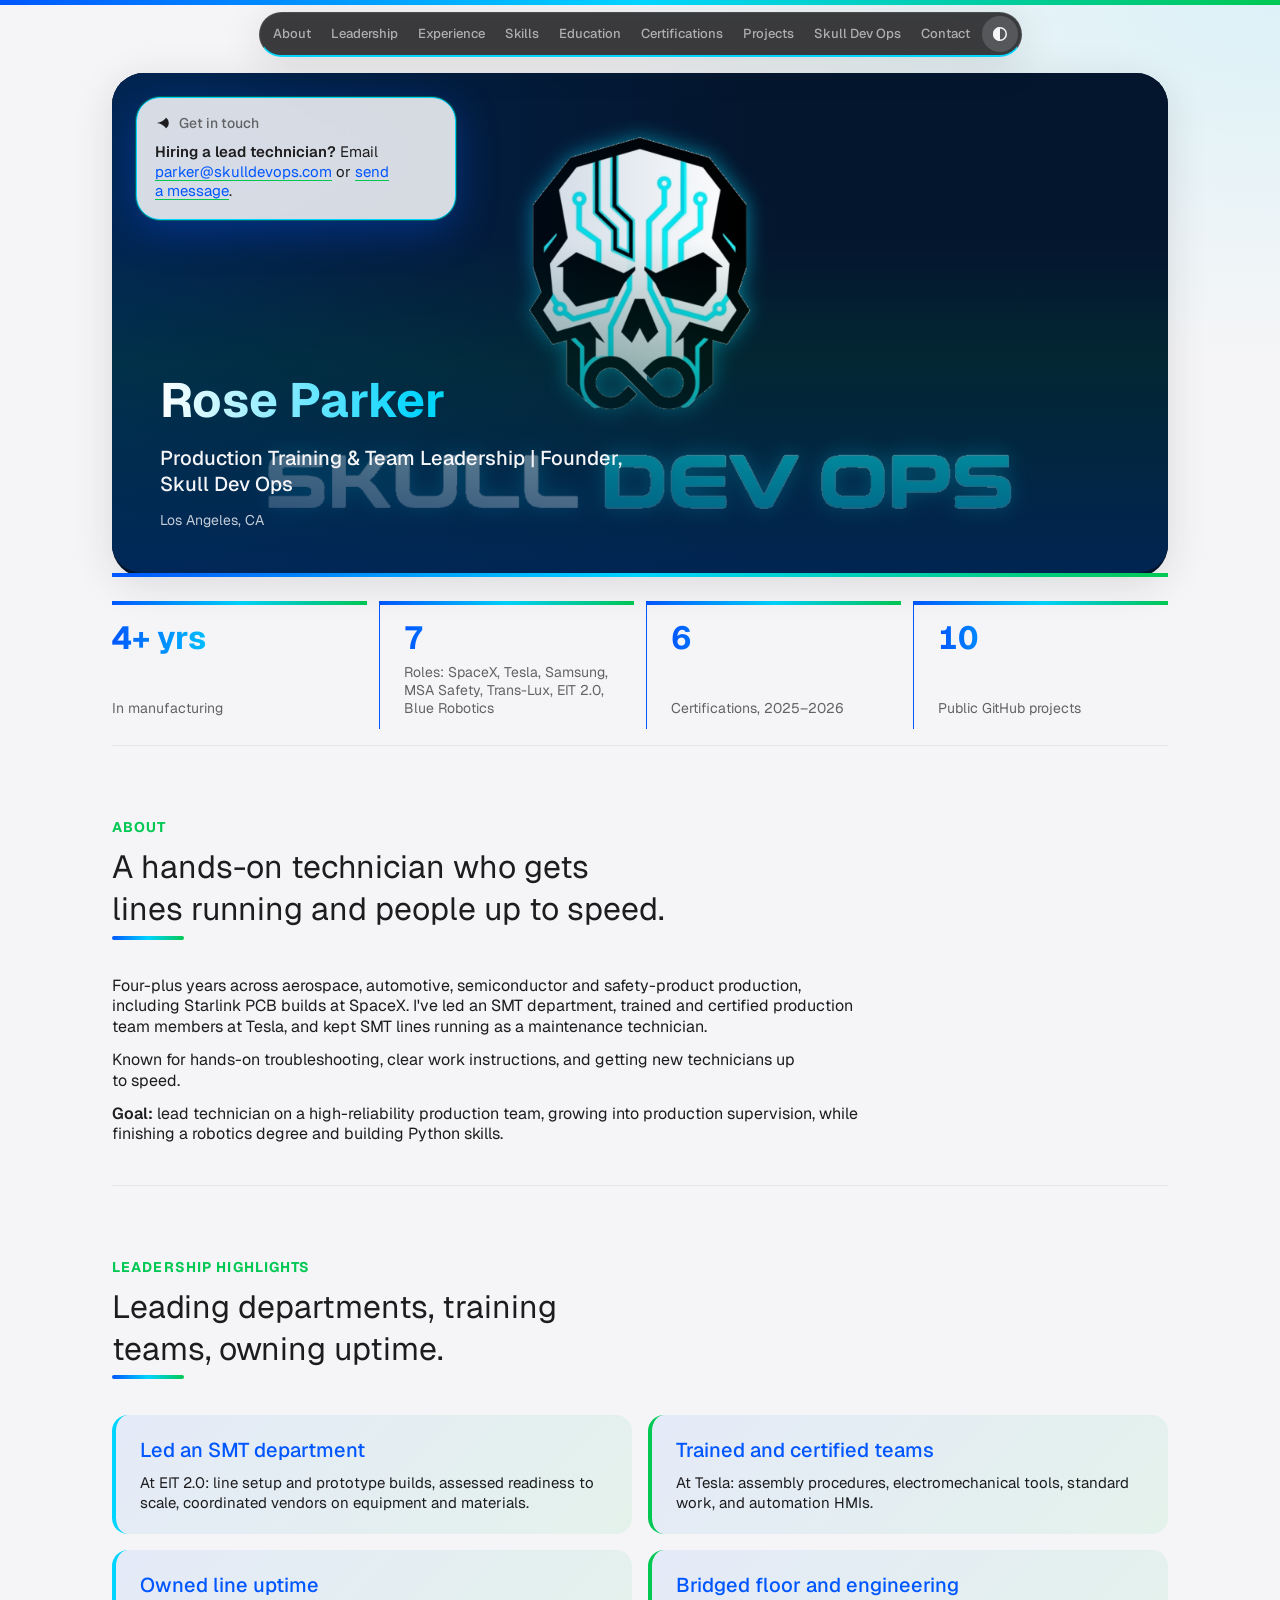
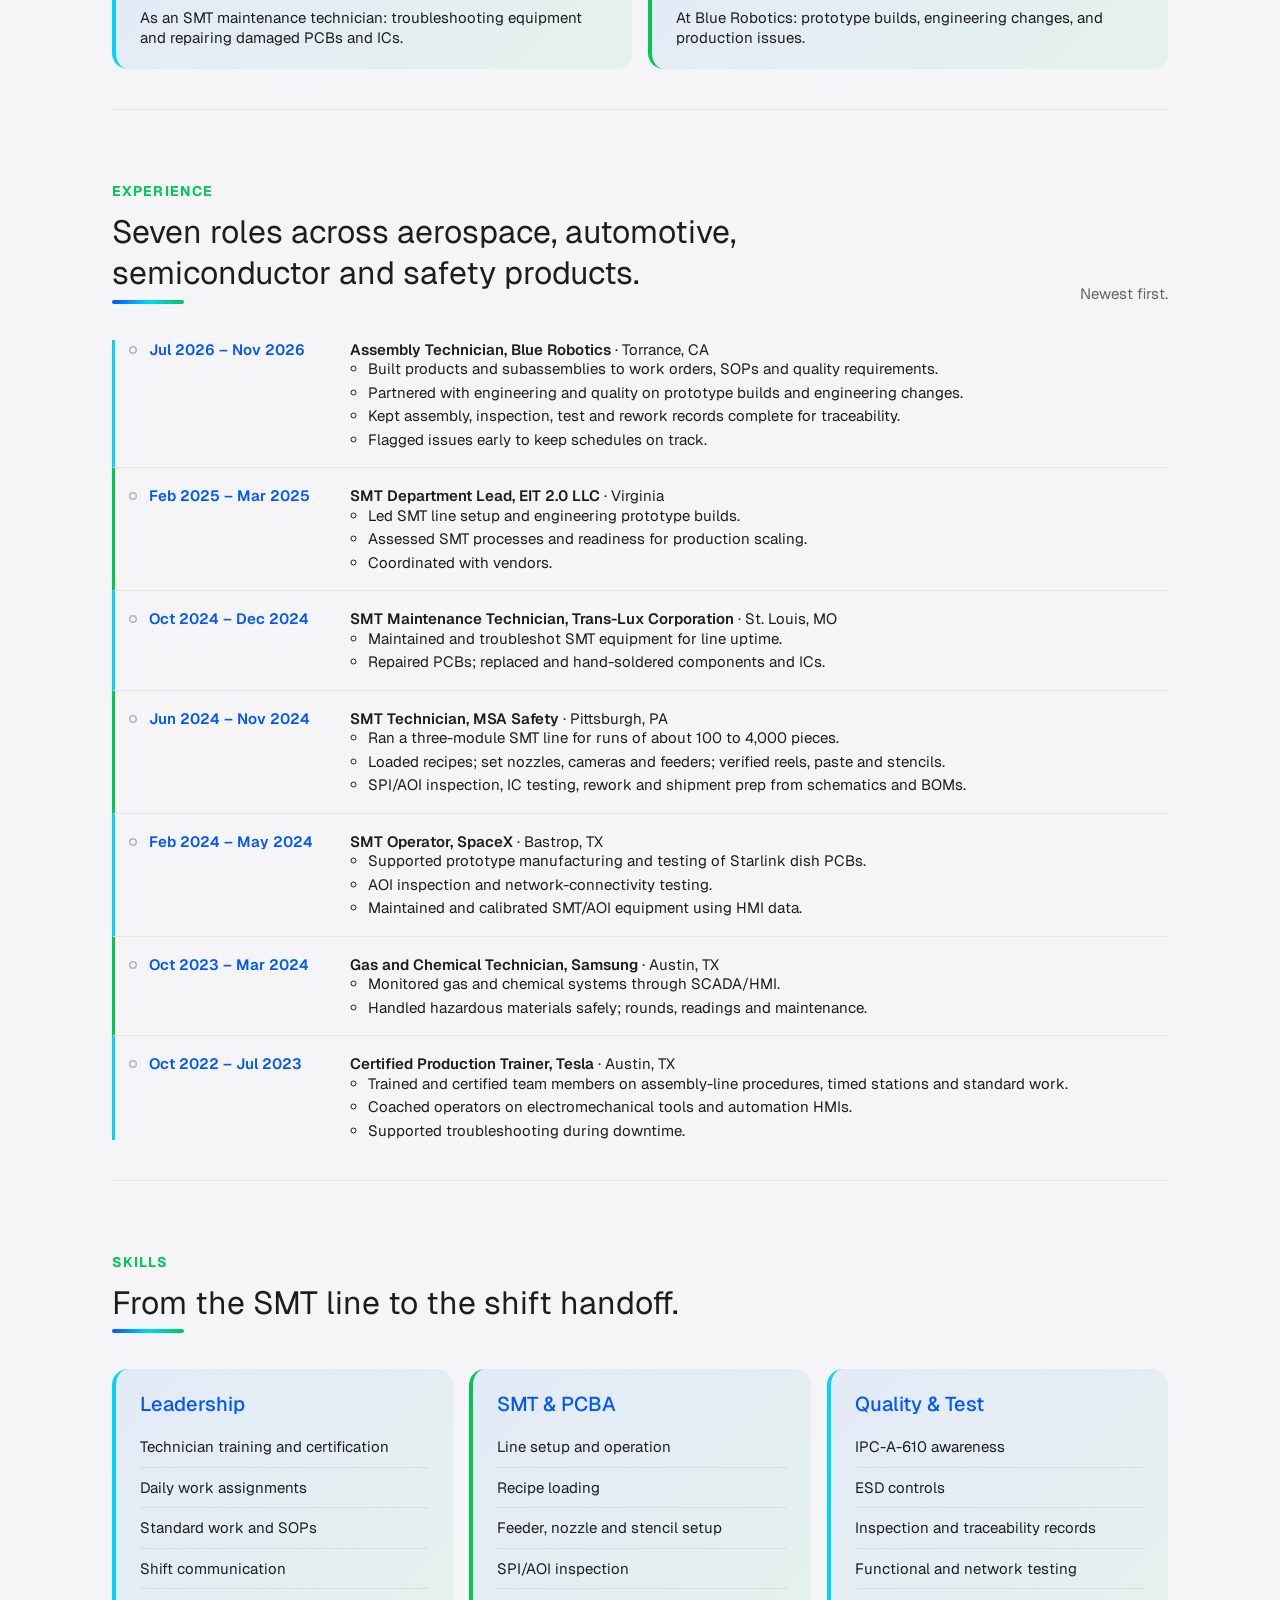
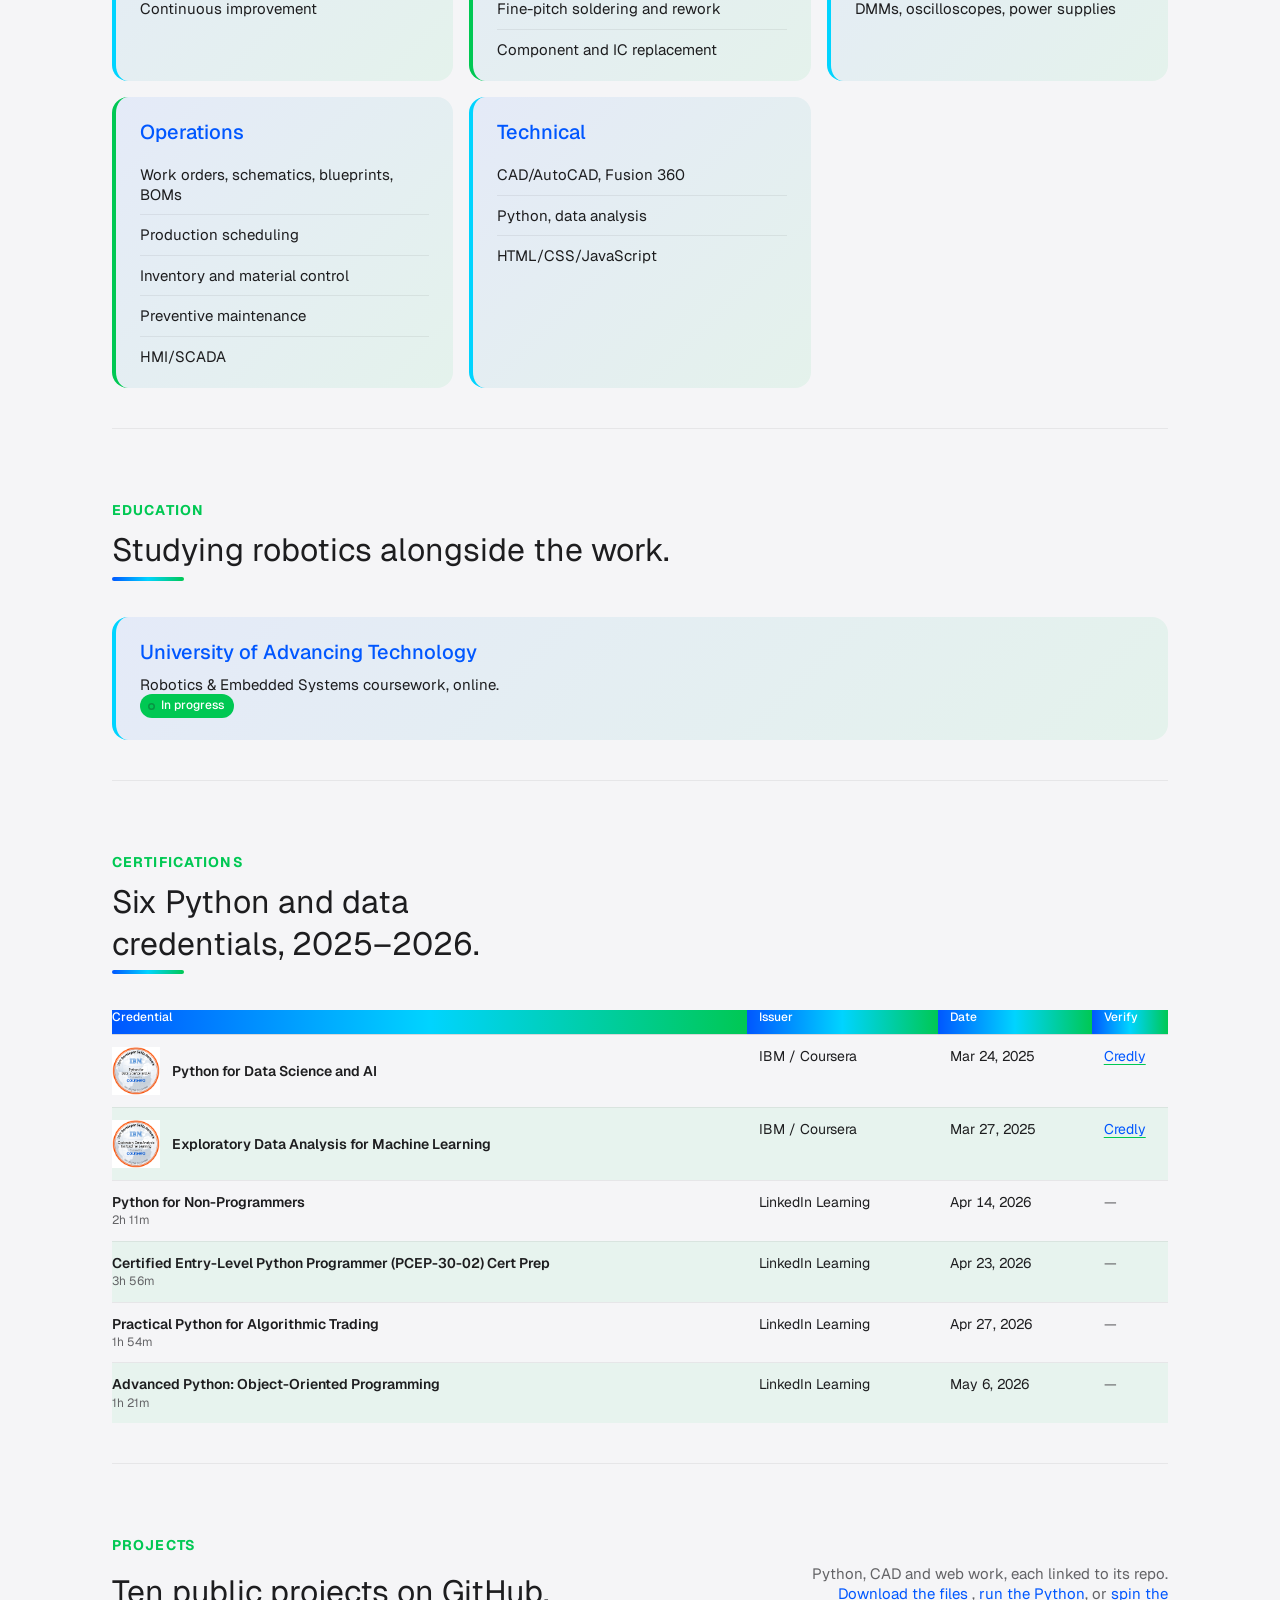
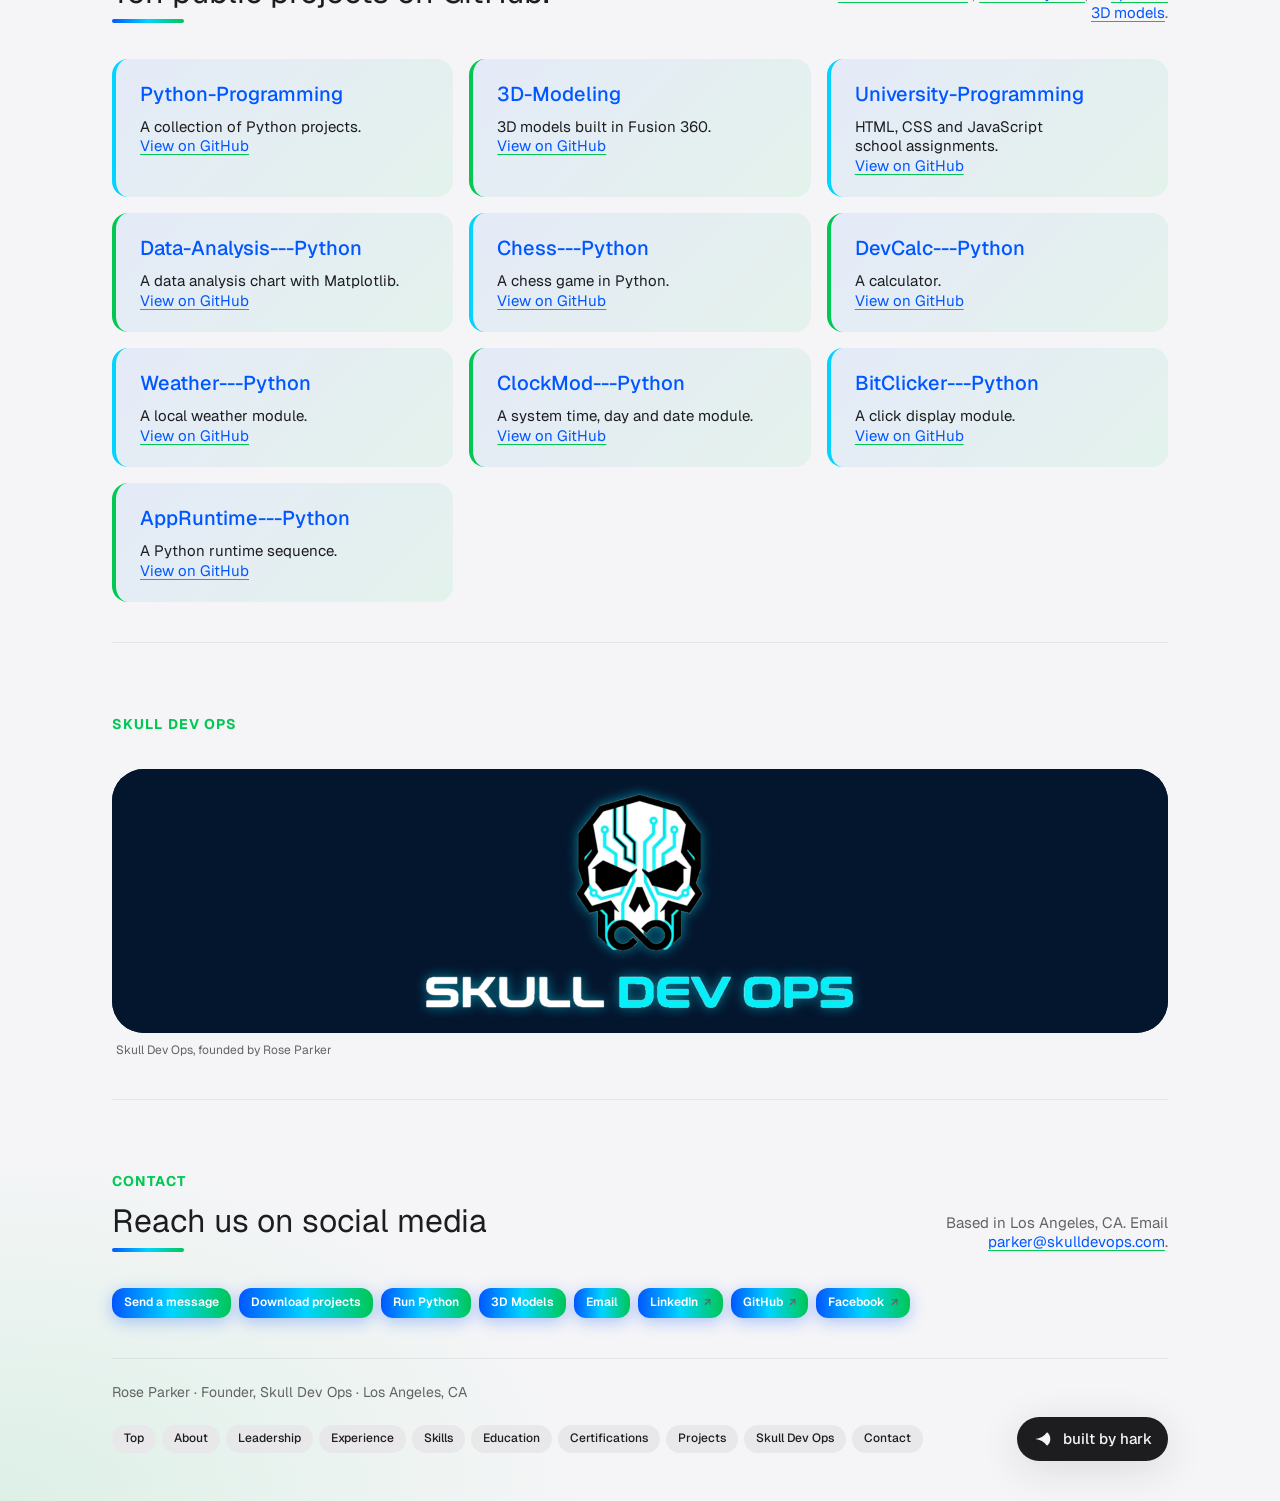
<file: index.html>
<!doctype html>
<html lang="en">
  <head>
    <meta charset="utf-8" />
    <meta name="viewport" content="width=device-width, initial-scale=1" />
    <title>Rose Parker — Skull Dev Ops</title>
    <link rel="preconnect" href="https://fonts.googleapis.com" />
    <link rel="preconnect" href="https://fonts.gstatic.com" crossorigin />
    <link
      rel="stylesheet"
      href="https://fonts.googleapis.com/css2?family=Geist:wght@400;500;600&family=Geist+Mono:wght@400&display=swap"
    />
    <link rel="stylesheet" href="hark.css" />
    <link rel="stylesheet" href="hark-hero.css" />
    <link rel="stylesheet" href="theme.css?v=6" />
    <style>
      .x-cred { display: flex; align-items: center; gap: 12px; }
      .x-cred img { width: 48px; height: 48px; object-fit: contain; flex: none; }
    </style>
    <link rel="icon" href="/favicon.ico" sizes="any">
  <link rel="icon" type="image/png" sizes="32x32" href="/favicon-32x32.png">
  <link rel="icon" type="image/png" sizes="192x192" href="/icon-192.png">
  <link rel="apple-touch-icon" href="/apple-touch-icon.png">
</head>
  <body>
    <div class="page" id="top">
      <header class="nav glass" data-auto></header>
      <main class="main">
        <section class="hero">
          <picture><source media="(max-width: 899px)" srcset="skull-dev-ops-hero-mobile-v2.png" /><img class="hero__img hero__img--logo" src="skull-dev-ops-hero-v2.png" alt="Skull Dev Ops logo" /></picture>
          <div class="hero__copy">
            <h1>Rose Parker</h1>
            <p class="hero__sub">Production Training &amp; Team Leadership | Founder, Skull Dev Ops</p>
            <p class="hero__meta">Los Angeles, CA</p>
          </div>
          <aside class="callout" aria-label="Get in touch">
            <p class="callout__head"><span class="hark-mark" data-size="16"></span> Get in touch</p>
            <p class="callout__lead">
              <strong>Hiring a lead technician?</strong> Email <a class="link" href="mailto:parker@skulldevops.com">parker@skulldevops.com</a> or <a class="link" href="contact.html">send a message</a>.
            </p>
          </aside>
        </section>

        <section class="stats">
          <div class="stat"><span class="stat__fig">4+ yrs</span><span class="stat__label">In manufacturing</span></div>
          <div class="stat"><span class="stat__fig">7</span><span class="stat__label">Roles: SpaceX, Tesla, Samsung, MSA Safety, Trans-Lux, EIT 2.0, Blue Robotics</span></div>
          <div class="stat"><span class="stat__fig">6</span><span class="stat__label">Certifications, 2025–2026</span></div>
          <div class="stat"><span class="stat__fig">10</span><span class="stat__label">Public GitHub projects</span></div>
        </section>

        <section class="section" id="about" data-nav="About">
          <div class="head">
            <p class="head__eyebrow">About</p>
            <h2>A hands-on technician who gets lines running and people up to speed.</h2>
          </div>
          <div class="prose">
            <p>Four-plus years across aerospace, automotive, semiconductor and safety-product production, including Starlink PCB builds at SpaceX. I've led an SMT department, trained and certified production team members at Tesla, and kept SMT lines running as a maintenance technician.</p>
            <p>Known for hands-on troubleshooting, clear work instructions, and getting new technicians up to speed.</p>
            <p><strong>Goal:</strong> lead technician on a high-reliability production team, growing into production supervision, while finishing a robotics degree and building Python skills.</p>
          </div>
        </section>

        <section class="section" id="leadership" data-nav="Leadership">
          <div class="head">
            <p class="head__eyebrow">Leadership highlights</p>
            <h2>Leading departments, training teams, owning uptime.</h2>
          </div>
          <div class="cards">
            <div>
              <h3>Led an SMT department</h3>
              <p>At EIT 2.0: line setup and prototype builds, assessed readiness to scale, coordinated vendors on equipment and materials.</p>
            </div>
            <div>
              <h3>Trained and certified teams</h3>
              <p>At Tesla: assembly procedures, electromechanical tools, standard work, and automation HMIs.</p>
            </div>
            <div>
              <h3>Owned line uptime</h3>
              <p>As an SMT maintenance technician: troubleshooting equipment and repairing damaged PCBs and ICs.</p>
            </div>
            <div>
              <h3>Bridged floor and engineering</h3>
              <p>At Blue Robotics: prototype builds, engineering changes, and production issues.</p>
            </div>
          </div>
        </section>

        <section class="section" id="experience" data-nav="Experience">
          <div class="head">
            <p class="head__eyebrow">Experience</p>
            <h2>Seven roles across aerospace, automotive, semiconductor and safety products.</h2>
            <p class="head__sub">Newest first.</p>
          </div>
          <ol class="timeline">
            <li>
              <p class="timeline__when">Jul 2026 – Nov 2026</p>
              <div class="timeline__what">
                <p><strong>Assembly Technician, Blue Robotics</strong> · Torrance, CA</p>
                <ul>
                  <li>Built products and subassemblies to work orders, SOPs and quality requirements.</li>
                  <li>Partnered with engineering and quality on prototype builds and engineering changes.</li>
                  <li>Kept assembly, inspection, test and rework records complete for traceability.</li>
                  <li>Flagged issues early to keep schedules on track.</li>
                </ul>
              </div>
            </li>
            <li>
              <p class="timeline__when">Feb 2025 – Mar 2025</p>
              <div class="timeline__what">
                <p><strong>SMT Department Lead, EIT 2.0 LLC</strong> · Virginia</p>
                <ul>
                  <li>Led SMT line setup and engineering prototype builds.</li>
                  <li>Assessed SMT processes and readiness for production scaling.</li>
                  <li>Coordinated with vendors.</li>
                </ul>
              </div>
            </li>
            <li>
              <p class="timeline__when">Oct 2024 – Dec 2024</p>
              <div class="timeline__what">
                <p><strong>SMT Maintenance Technician, Trans-Lux Corporation</strong> · St. Louis, MO</p>
                <ul>
                  <li>Maintained and troubleshot SMT equipment for line uptime.</li>
                  <li>Repaired PCBs; replaced and hand-soldered components and ICs.</li>
                </ul>
              </div>
            </li>
            <li>
              <p class="timeline__when">Jun 2024 – Nov 2024</p>
              <div class="timeline__what">
                <p><strong>SMT Technician, MSA Safety</strong> · Pittsburgh, PA</p>
                <ul>
                  <li>Ran a three-module SMT line for runs of about 100 to 4,000 pieces.</li>
                  <li>Loaded recipes; set nozzles, cameras and feeders; verified reels, paste and stencils.</li>
                  <li>SPI/AOI inspection, IC testing, rework and shipment prep from schematics and BOMs.</li>
                </ul>
              </div>
            </li>
            <li>
              <p class="timeline__when">Feb 2024 – May 2024</p>
              <div class="timeline__what">
                <p><strong>SMT Operator, SpaceX</strong> · Bastrop, TX</p>
                <ul>
                  <li>Supported prototype manufacturing and testing of Starlink dish PCBs.</li>
                  <li>AOI inspection and network-connectivity testing.</li>
                  <li>Maintained and calibrated SMT/AOI equipment using HMI data.</li>
                </ul>
              </div>
            </li>
            <li>
              <p class="timeline__when">Oct 2023 – Mar 2024</p>
              <div class="timeline__what">
                <p><strong>Gas and Chemical Technician, Samsung</strong> · Austin, TX</p>
                <ul>
                  <li>Monitored gas and chemical systems through SCADA/HMI.</li>
                  <li>Handled hazardous materials safely; rounds, readings and maintenance.</li>
                </ul>
              </div>
            </li>
            <li>
              <p class="timeline__when">Oct 2022 – Jul 2023</p>
              <div class="timeline__what">
                <p><strong>Certified Production Trainer, Tesla</strong> · Austin, TX</p>
                <ul>
                  <li>Trained and certified team members on assembly-line procedures, timed stations and standard work.</li>
                  <li>Coached operators on electromechanical tools and automation HMIs.</li>
                  <li>Supported troubleshooting during downtime.</li>
                </ul>
              </div>
            </li>
          </ol>
        </section>

        <section class="section" id="skills" data-nav="Skills">
          <div class="head">
            <p class="head__eyebrow">Skills</p>
            <h2>From the SMT line to the shift handoff.</h2>
          </div>
          <div class="cards">
            <div>
              <h3>Leadership</h3>
              <ul>
                <li>Technician training and certification</li>
                <li>Daily work assignments</li>
                <li>Standard work and SOPs</li>
                <li>Shift communication</li>
                <li>Continuous improvement</li>
              </ul>
            </div>
            <div>
              <h3>SMT &amp; PCBA</h3>
              <ul>
                <li>Line setup and operation</li>
                <li>Recipe loading</li>
                <li>Feeder, nozzle and stencil setup</li>
                <li>SPI/AOI inspection</li>
                <li>Fine-pitch soldering and rework</li>
                <li>Component and IC replacement</li>
              </ul>
            </div>
            <div>
              <h3>Quality &amp; Test</h3>
              <ul>
                <li>IPC-A-610 awareness</li>
                <li>ESD controls</li>
                <li>Inspection and traceability records</li>
                <li>Functional and network testing</li>
                <li>DMMs, oscilloscopes, power supplies</li>
              </ul>
            </div>
            <div>
              <h3>Operations</h3>
              <ul>
                <li>Work orders, schematics, blueprints, BOMs</li>
                <li>Production scheduling</li>
                <li>Inventory and material control</li>
                <li>Preventive maintenance</li>
                <li>HMI/SCADA</li>
              </ul>
            </div>
            <div>
              <h3>Technical</h3>
              <ul>
                <li>CAD/AutoCAD, Fusion 360</li>
                <li>Python, data analysis</li>
                <li>HTML/CSS/JavaScript</li>
              </ul>
            </div>
          </div>
        </section>

        <section class="section" id="education" data-nav="Education">
          <div class="head">
            <p class="head__eyebrow">Education</p>
            <h2>Studying robotics alongside the work.</h2>
          </div>
          <div class="cards">
            <div>
              <h3>University of Advancing Technology</h3>
              <p>Robotics &amp; Embedded Systems coursework, online.</p>
              <p><span class="chip">In progress</span></p>
            </div>
          </div>
        </section>

        <section class="section" id="certifications" data-nav="Certifications">
          <div class="head">
            <p class="head__eyebrow">Certifications</p>
            <h2>Six Python and data credentials, 2025–2026.</h2>
          </div>
          <div class="table-wrap">
            <table>
              <thead>
                <tr>
                  <th scope="col">Credential</th>
                  <th scope="col">Issuer</th>
                  <th scope="col">Date</th>
                  <th scope="col">Verify</th>
                </tr>
              </thead>
              <tbody>
                <tr>
                  <th scope="row"><span class="x-cred"><img src="python-for-data-science-and-ai.png" alt="IBM Python for Data Science and AI badge" /><span>Python for Data Science and AI</span></span></th>
                  <td>IBM / Coursera</td>
                  <td>Mar 24, 2025</td>
                  <td><a class="link" href="https://www.credly.com/badges/cfea7010-7aab-4500-a317-d05725e43f83" target="_blank" rel="noopener">Credly</a></td>
                </tr>
                <tr>
                  <th scope="row"><span class="x-cred"><img src="exploratory-data-analysis-for-machine-learning.png" alt="IBM Exploratory Data Analysis for Machine Learning badge" /><span>Exploratory Data Analysis for Machine Learning</span></span></th>
                  <td>IBM / Coursera</td>
                  <td>Mar 27, 2025</td>
                  <td><a class="link" href="https://www.credly.com/badges/ae3e436b-2f3d-4ccb-9dbc-3930c66f3f6e" target="_blank" rel="noopener">Credly</a></td>
                </tr>
                <tr>
                  <th scope="row">Python for Non-Programmers <small>2h 11m</small></th>
                  <td>LinkedIn Learning</td>
                  <td>Apr 14, 2026</td>
                  <td class="muted">—</td>
                </tr>
                <tr>
                  <th scope="row">Certified Entry-Level Python Programmer (PCEP-30-02) Cert Prep <small>3h 56m</small></th>
                  <td>LinkedIn Learning</td>
                  <td>Apr 23, 2026</td>
                  <td class="muted">—</td>
                </tr>
                <tr>
                  <th scope="row">Practical Python for Algorithmic Trading <small>1h 54m</small></th>
                  <td>LinkedIn Learning</td>
                  <td>Apr 27, 2026</td>
                  <td class="muted">—</td>
                </tr>
                <tr>
                  <th scope="row">Advanced Python: Object-Oriented Programming <small>1h 21m</small></th>
                  <td>LinkedIn Learning</td>
                  <td>May 6, 2026</td>
                  <td class="muted">—</td>
                </tr>
              </tbody>
            </table>
          </div>
        </section>

        <section class="section" id="projects" data-nav="Projects">
          <div class="head">
            <p class="head__eyebrow">Projects</p>
            <h2>Ten public projects on GitHub.</h2>
            <p class="head__sub">Python, CAD and web work, each linked to its repo. <a class="link" href="downloads.html">Download the files</a> , <a class="link" href="run.html">run the Python</a>, or <a class="link" href="models.html">spin the 3D models</a>.</p>
          </div>
          <div class="cards">
            <div><h3>Python-Programming</h3><p>A collection of Python projects.</p><p><a class="link" href="https://github.com/skulldevops/Python-Programming" target="_blank" rel="noopener">View on GitHub</a></p></div>
            <div><h3>3D-Modeling</h3><p>3D models built in Fusion 360.</p><p><a class="link" href="https://github.com/skulldevops/3D-Modeling" target="_blank" rel="noopener">View on GitHub</a></p></div>
            <div><h3>University-Programming</h3><p>HTML, CSS and JavaScript school assignments.</p><p><a class="link" href="https://github.com/skulldevops/University-Programming" target="_blank" rel="noopener">View on GitHub</a></p></div>
            <div><h3>Data-Analysis---Python</h3><p>A data analysis chart with Matplotlib.</p><p><a class="link" href="https://github.com/skulldevops/Data-Analysis---Python" target="_blank" rel="noopener">View on GitHub</a></p></div>
            <div><h3>Chess---Python</h3><p>A chess game in Python.</p><p><a class="link" href="https://github.com/skulldevops/Chess---Python" target="_blank" rel="noopener">View on GitHub</a></p></div>
            <div><h3>DevCalc---Python</h3><p>A calculator.</p><p><a class="link" href="https://github.com/skulldevops/DevCalc---Python" target="_blank" rel="noopener">View on GitHub</a></p></div>
            <div><h3>Weather---Python</h3><p>A local weather module.</p><p><a class="link" href="https://github.com/skulldevops/Weather---Python" target="_blank" rel="noopener">View on GitHub</a></p></div>
            <div><h3>ClockMod---Python</h3><p>A system time, day and date module.</p><p><a class="link" href="https://github.com/skulldevops/ClockMod---Python" target="_blank" rel="noopener">View on GitHub</a></p></div>
            <div><h3>BitClicker---Python</h3><p>A click display module.</p><p><a class="link" href="https://github.com/skulldevops/BitClicker---Python" target="_blank" rel="noopener">View on GitHub</a></p></div>
            <div><h3>AppRuntime---Python</h3><p>A Python runtime sequence.</p><p><a class="link" href="https://github.com/skulldevops/AppRuntime---Python" target="_blank" rel="noopener">View on GitHub</a></p></div>
          </div>
        </section>

        <section class="section" id="skull-dev-ops" data-nav="Skull Dev Ops">
          <div class="head">
            <p class="head__eyebrow">Skull Dev Ops</p>
          </div>
          <figure class="band band--navy">
            <img src="skull-dev-ops-band-navy.png" alt="Skull Dev Ops logo" />
            <figcaption>Skull Dev Ops, founded by Rose Parker</figcaption>
          </figure>
        </section>

        <section class="section" id="contact" data-nav="Contact">
          <div class="head">
            <p class="head__eyebrow">Contact</p>
            <h2>Reach us on social media</h2>
            <p class="head__sub">Based in Los Angeles, CA. Email <a class="link" href="mailto:parker@skulldevops.com">parker@skulldevops.com</a>.</p>
          </div>
          <div class="links">
            <a class="btn" href="contact.html">Send a message</a>
            <a class="btn" href="downloads.html">Download projects</a>
            <a class="btn" href="run.html">Run Python</a>
            <a class="btn" href="models.html">3D Models</a>
            <a class="btn" href="mailto:parker@skulldevops.com">Email</a>
            <a class="btn" href="https://www.linkedin.com/in/skull-dev-ops" target="_blank" rel="noopener">LinkedIn</a>
            <a class="btn" href="http://github.com/skulldevops" target="_blank" rel="noopener">GitHub</a>
            <a class="btn" href="http://www.facebook.com/RealNiveaParker" target="_blank" rel="noopener">Facebook</a>
          </div>
        </section>
      </main>
      <footer class="foot">
        <p>Rose Parker · Founder, Skull Dev Ops · Los Angeles, CA</p>
        <nav aria-label="Back to sections" data-auto></nav>
        <a class="badge" href="https://hark.com/" target="_blank" rel="noopener"
          ><span class="hark-mark"></span><span>built by hark</span></a
        >
      </footer>
    </div>
    <script src="hark.js"></script>
  </body>
</html>
</file>
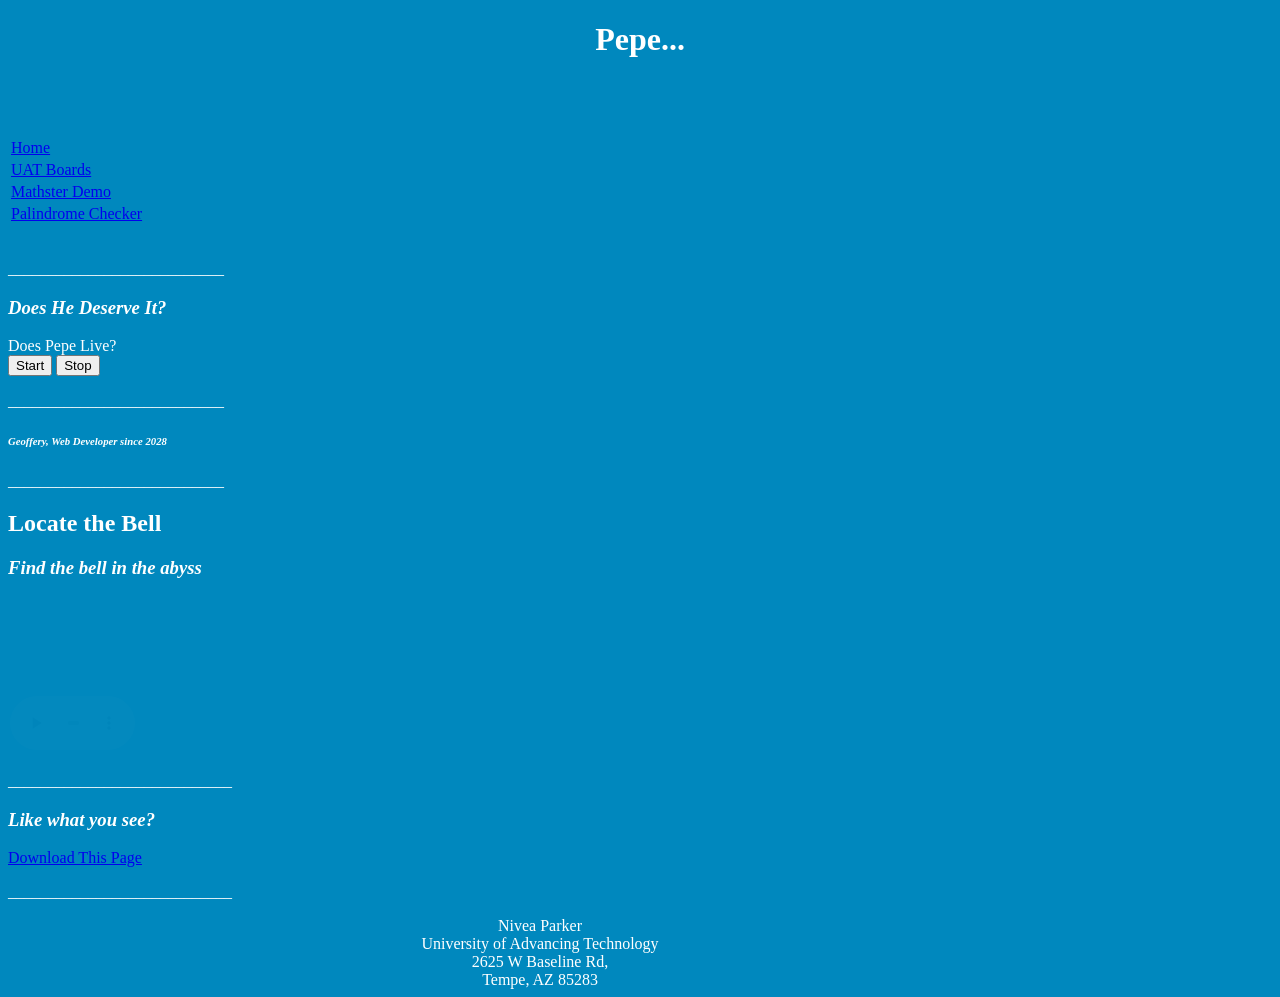
<file: downloads/University-Programming/index.html>
<!DOCTYPE html>
<!-- 08/23/24 - Nivea Parker -->
<html>
    <head> 
        <!-- I start with linking my style sheet to main.css -->
        <link rel="stylesheet" href="main.css">
        <!-- Next I style too remove my image script, or hiding my elements-->
        <style>
            #image {
                display: none;
            }
            #start {
                display: show
            }
            #audio {
                display: show;
                margin: 1px;
                padding: 1px;
                height: 150px;
                width: 125px;
                opacity: 1.35%;
            }
        </style>
        <!-- Next I add a script tag to enter code within the HTML -->
            <script>
                function show() {
                        document.getElementById("image").style.display = "block";
                        document.getElementById("audio").style.display = "block"
                function refreshPage(){
                        window.location.reload();
                }   
                }
                </script>
        <!-- Next is my title for this HTML page -->
    <Title> pepe</Title>
    </head>
    <body>
        <!-- Adding a div tags and adding text -->
        <div>
        <header><h1> Pepe...</h1></header>
        <table id="assignments">
        <!-- Adding navigation for usability-->
            <tr>
            </tr>
            <div class="topnav">
        <tr><td><a href="everything.html" id="home"> Home </a></td>
        <br>
        <tr><td><a href="boards.html" id="boards"> UAT Boards </a></td>
        <br>
        <tr><td><a href="game.html" id="game"> Mathster Demo</a></td>
        <br>
        <tr><td><a href="strings.html" id="strings"> Palindrome Checker </a></td>
        </tr>
        </table>
        <br>
        <p>___________________________</p>
        <h3> <i>Does He Deserve It?</i> </h3>
            <img id="image" src="pepe.png" height="70px" width="70px">
            Does Pepe Live?
    </div>
    <!-- Now for my button I added a simple onclick event to 2 buttons -->
        <button id="start" onclick="show()"> Start </button>
        <button onclick="window.location.reload()"> Stop </button>
        <!-- Names -->
        <p>___________________________</p>
        <h6> <i>Geoffery, Web Developer since 2028</i></h6>
        <p>___________________________</p>
        <h2> Locate the Bell</h2>
        <h3 id="object"> <i> Find the bell in the abyss</i> </h3>
        <!-- This is where I add my embedded audio on the page -->
        <audio controls src="service-bell_daniel_simion.mp3" autoplay loop id="audio">
        </audio>
        <p>____________________________</p>
        <!-- Added download button -->
        <h3><i> Like what you see?</i></h3>
        <a href="index.html" download="index.html">Download This Page</a>
        <p>____________________________</p>
        <footer> 
            Nivea Parker
            <br>
            University of Advancing Technology
            <br>
            2625 W Baseline Rd,
            <br> 
            Tempe, AZ 85283
            <br>
        </footer>
    </body>
</html>
</file>
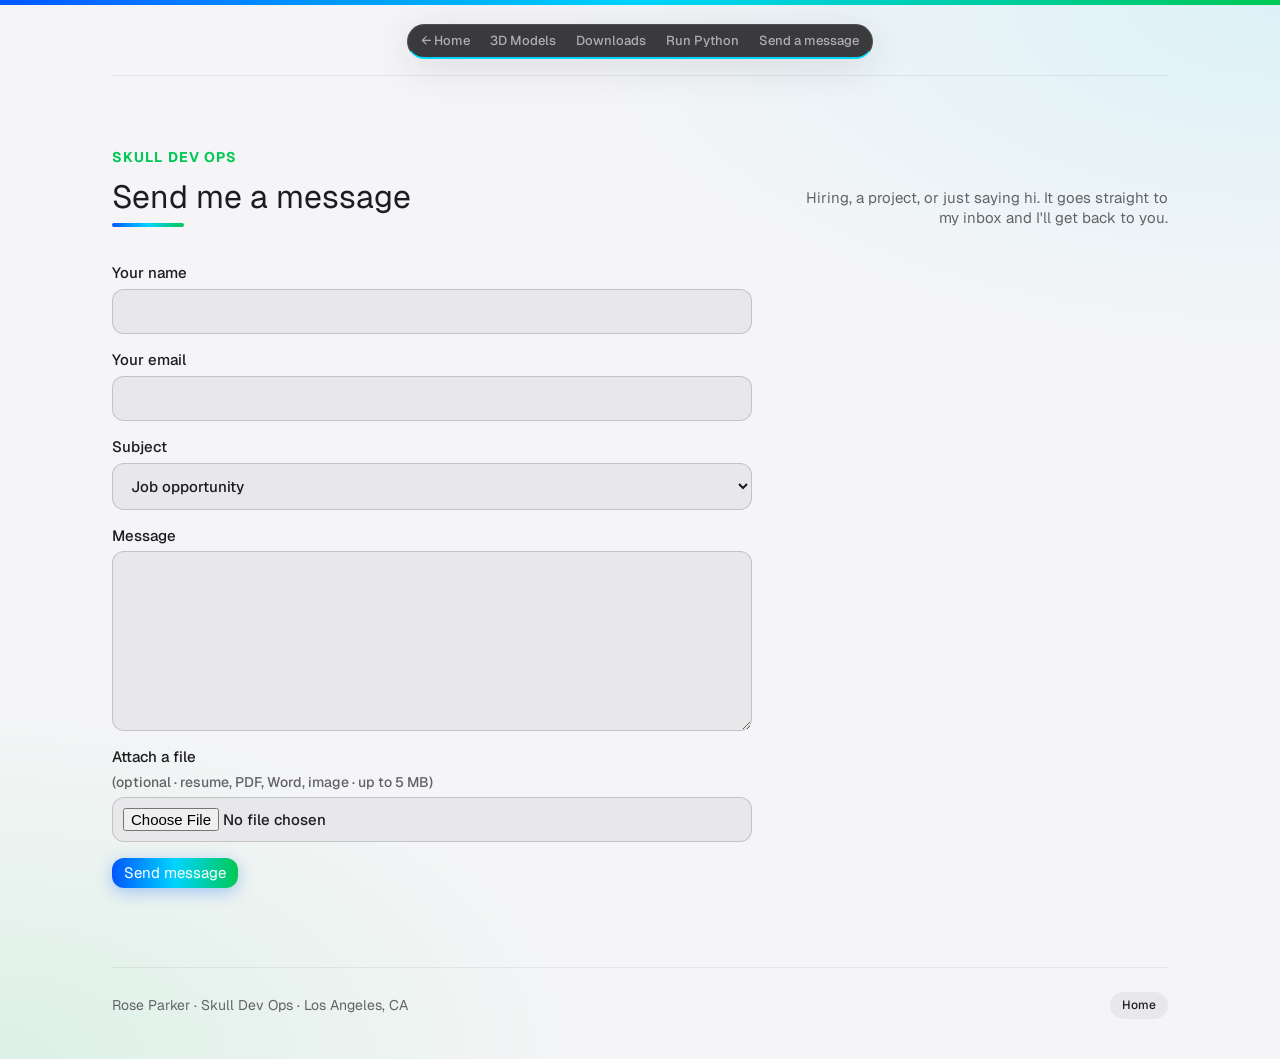
<file: contact.html>
<!doctype html>
<html lang="en">
  <head>
    <meta charset="utf-8" />
    <meta name="viewport" content="width=device-width, initial-scale=1" />
    <title>Send a message · Rose Parker · Skull Dev Ops</title>
    <link rel="preconnect" href="https://fonts.googleapis.com" />
    <link rel="preconnect" href="https://fonts.gstatic.com" crossorigin />
    <link rel="stylesheet" href="https://fonts.googleapis.com/css2?family=Geist:wght@400;500;600&family=Geist+Mono:wght@400&display=swap" />
    <link rel="stylesheet" href="hark.css" />
    <link rel="stylesheet" href="theme.css?v=6" />
    <style>
      .msg-form { display: grid; gap: 16px; max-width: 640px; }
      .msg-form label { display: grid; gap: 6px; font-weight: var(--weight-medium, 500); }
      .msg-form input, .msg-form textarea, .msg-form select {
        font: inherit; color: inherit; background: var(--fill-tertiary, rgba(127,127,127,.12));
        border: 1px solid var(--stroke, rgba(127,127,127,.35)); border-radius: 12px; padding: 12px 14px; width: 100%; box-sizing: border-box;
      }
      .msg-form input[type=file] { padding: 10px; cursor: pointer; }
      .msg-form textarea { min-height: 180px; resize: vertical; }
      .msg-form input:focus, .msg-form textarea:focus, .msg-form select:focus { outline: 2px solid #22d3ee; outline-offset: 1px; }
      .msg-form .hp { position: absolute; left: -9999px; }
      .msg-form button.btn { justify-self: start; cursor: pointer; border: 0; font: inherit; }
      .msg-status { min-height: 1.5em; }
      .msg-status.ok { color: #22c55e; } .msg-status.err { color: #ef4444; }
      .back-nav { display: flex; gap: 16px; align-items: center; padding: 12px 16px; }
    </style>
    <link rel="icon" href="/favicon.ico" sizes="any">
  <link rel="icon" type="image/png" sizes="32x32" href="/favicon-32x32.png">
  <link rel="icon" type="image/png" sizes="192x192" href="/icon-192.png">
  <link rel="apple-touch-icon" href="/apple-touch-icon.png">
</head>
  <body>
    <div class="page" id="top">
      <header class="nav glass"><nav class="seg back-nav" aria-label="Pages"><a href="index.html">← Home</a><a href="models.html">3D Models</a><a href="downloads.html">Downloads</a><a href="run.html">Run Python</a><a href="contact.html" aria-current="page">Send a message</a></nav></header>
      <main class="main">
        <section class="section" id="message">
          <div class="head">
            <p class="head__eyebrow">Skull Dev Ops</p>
            <h2>Send me a message</h2>
            <p class="head__sub">Hiring, a project, or just saying hi. It goes straight to my inbox and I'll get back to you.</p>
          </div>
          <form class="msg-form" id="msg-form" action="https://formsubmit.co/parker@skulldevops.com" method="POST" enctype="multipart/form-data">
            <label>Your name<input type="text" name="name" required autocomplete="name" /></label>
            <label>Your email<input type="email" name="email" required autocomplete="email" /></label>
            <label>Subject
              <select name="topic">
                <option>Job opportunity</option>
                <option>Project or collaboration</option>
                <option>Skull Dev Ops</option>
                <option>Something else</option>
              </select>
            </label>
            <label>Message<textarea name="message" required></textarea></label>
            <label>Attach a file <span class="fineprint">(optional · resume, PDF, Word, image · up to 5 MB)</span>
              <input type="file" name="attachment" id="msg-file" accept=".pdf,.doc,.docx,.txt,.rtf,.png,.jpg,.jpeg,.zip" />
            </label>
            <input type="text" name="_honey" class="hp" tabindex="-1" autocomplete="off" aria-hidden="true" />
            <input type="hidden" name="_subject" value="New message from skulldevops.com" />
            <input type="hidden" name="_template" value="table" />
            <input type="hidden" name="_captcha" value="false" />
            <input type="hidden" name="_next" value="https://skulldevops.com/contact.html?sent=1" />
            <button class="btn" type="submit">Send message</button>
            <p class="msg-status" id="msg-status" role="status"></p>
          </form>
        </section>
      </main>
      <footer class="foot">
        <p>Rose Parker · Skull Dev Ops · Los Angeles, CA</p>
        <nav aria-label="Pages"><a href="index.html">Home</a></nav>
      </footer>
    </div>
    <script>
      (function () {
        var s = document.getElementById("msg-status");
        if (/[?&]sent=1/.test(location.search)) { s.className = "msg-status ok"; s.textContent = "Thanks! Your message was sent."; }
        document.getElementById("msg-form").addEventListener("submit", function (e) {
          var fi = document.getElementById("msg-file").files[0];
          if (fi && fi.size > 5 * 1024 * 1024) { e.preventDefault(); s.className = "msg-status err"; s.textContent = "That file is over 5 MB. Please attach a smaller one."; return; }
          s.className = "msg-status"; s.textContent = "Sending…";
        });
      })();
    </script>
  </body>
</html>
</file>
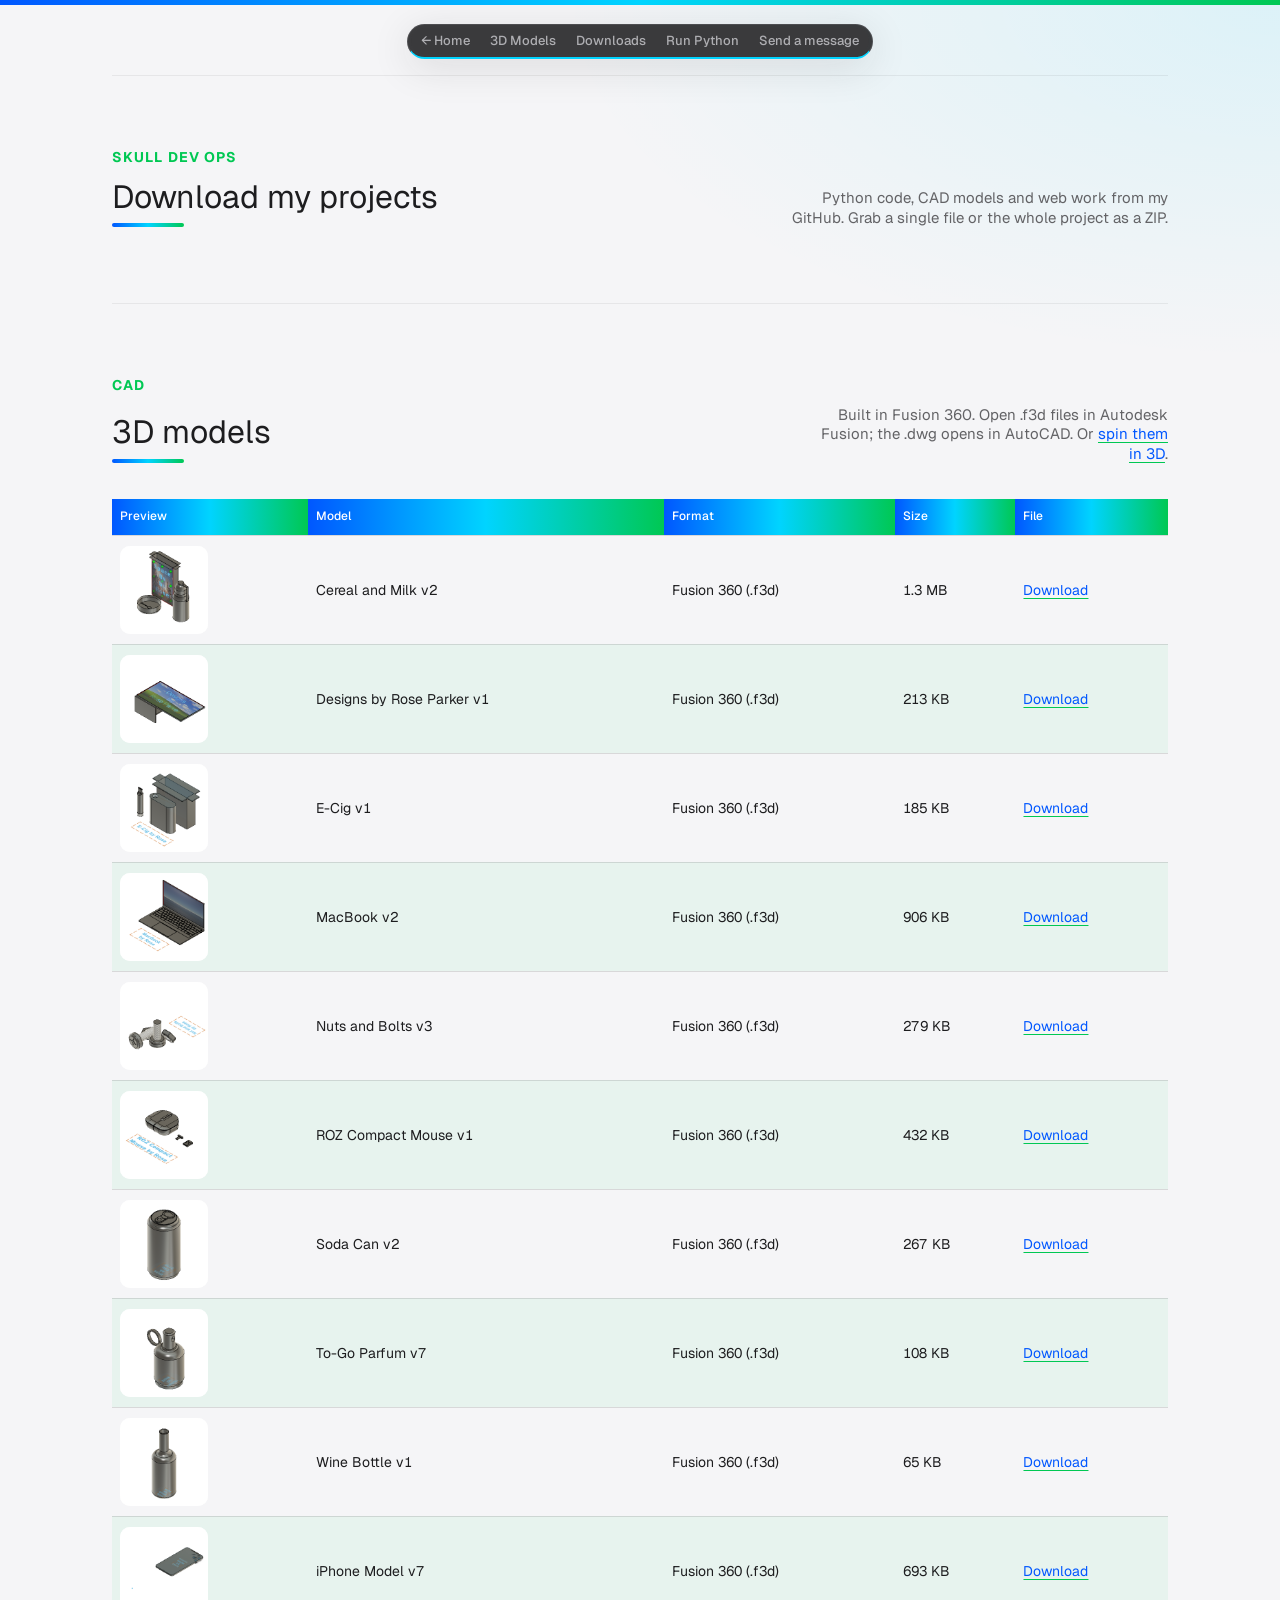
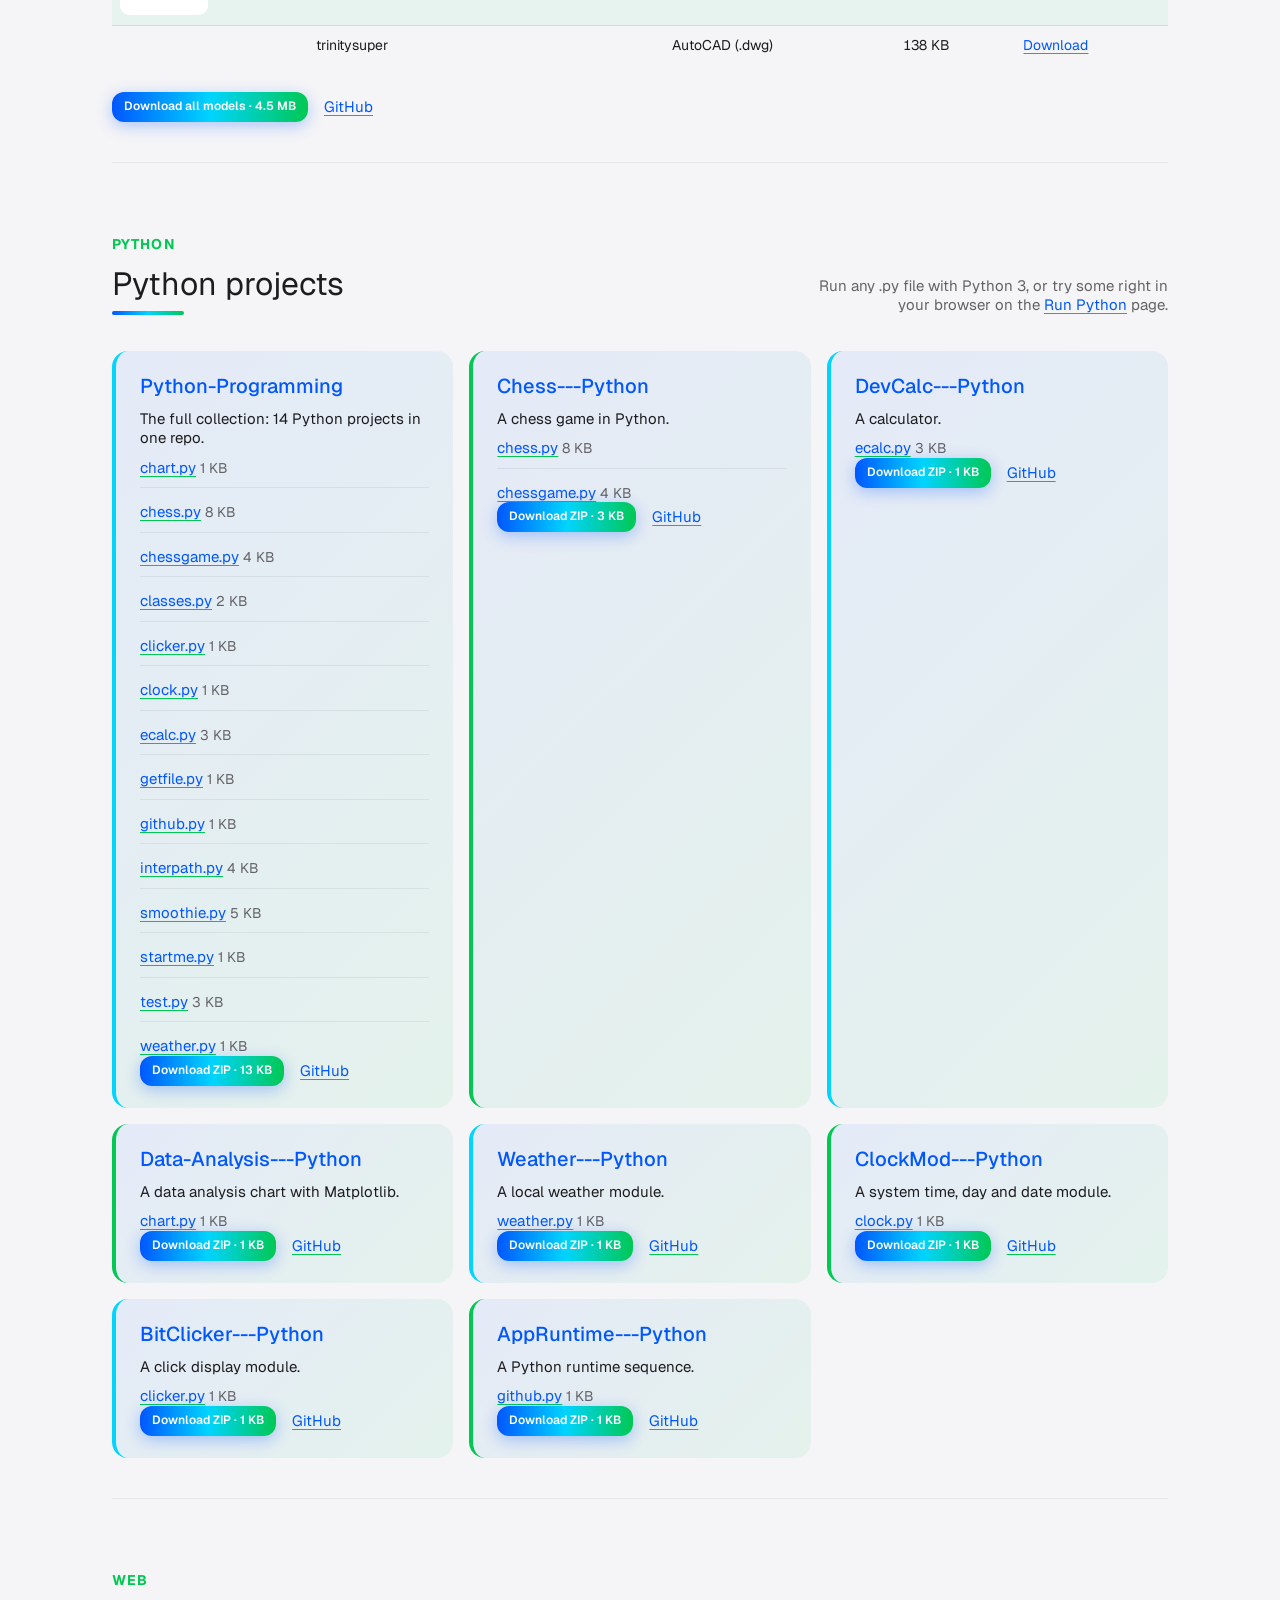
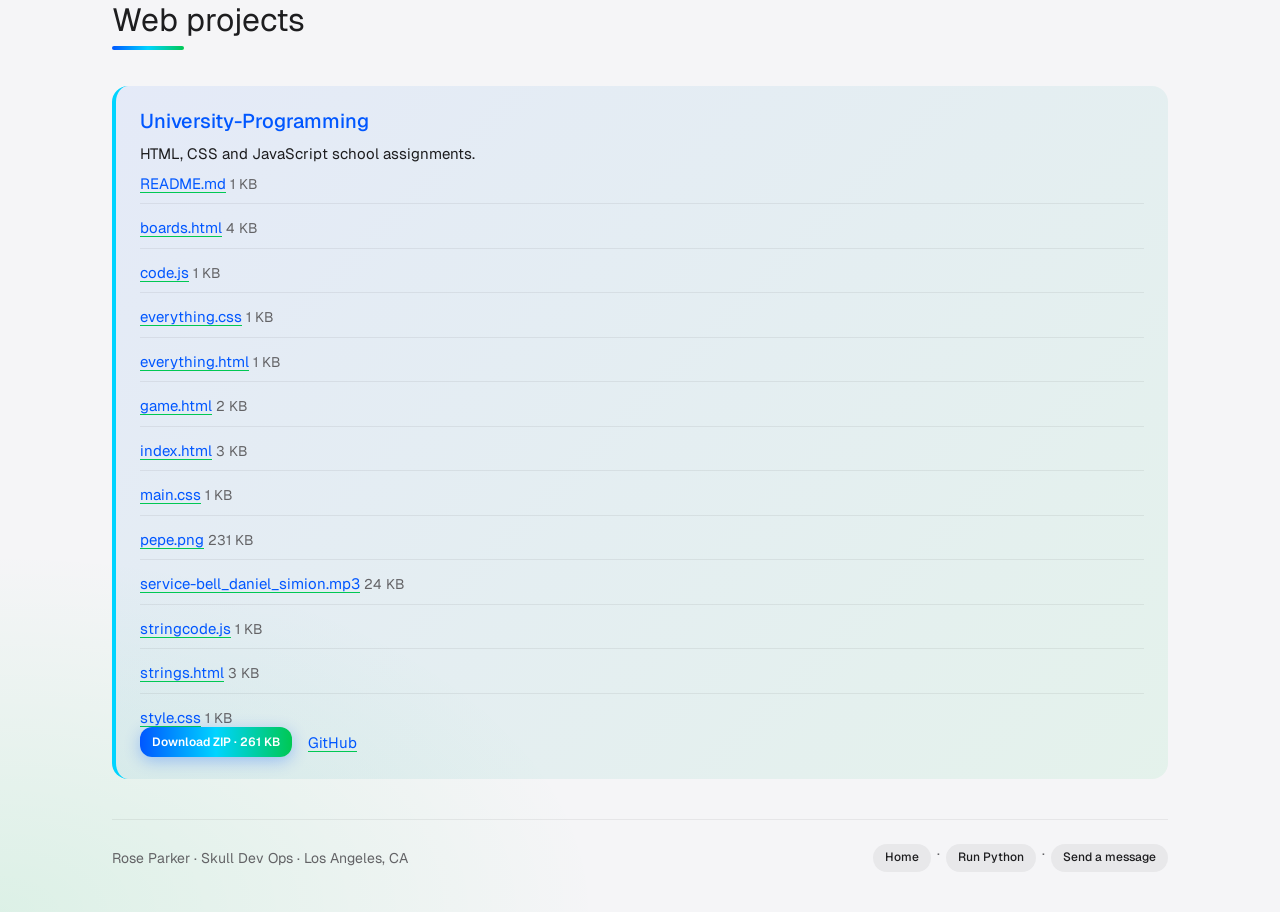
<file: downloads.html>
<!doctype html>
<html lang="en">
  <head>
    <meta charset="utf-8" />
    <meta name="viewport" content="width=device-width, initial-scale=1" />
    <title>Downloads · Rose Parker · Skull Dev Ops</title>
    <link rel="preconnect" href="https://fonts.googleapis.com" />
    <link rel="preconnect" href="https://fonts.gstatic.com" crossorigin />
    <link rel="stylesheet" href="https://fonts.googleapis.com/css2?family=Geist:wght@400;500;600&family=Geist+Mono:wght@400&display=swap" />
    <link rel="stylesheet" href="hark.css" />
    <link rel="stylesheet" href="theme.css?v=6" />
    <style>
      .back-nav { display: flex; gap: 16px; align-items: center; padding: 12px 16px; flex-wrap: wrap; }
      .dl-files { list-style: none; padding: 0; margin: 8px 0; display: grid; gap: 4px; }
      .dl-files li { overflow-wrap: anywhere; }
      .dl-actions { display: flex; gap: 16px; align-items: center; flex-wrap: wrap; }
      .dl-table { width: 100%; border-collapse: collapse; }
      
      .dl-thumb { width: 88px; height: 88px; object-fit: contain; background: #fff; border-radius: 10px; display: block; }
      .dl-table th, .dl-table td { vertical-align: middle;  text-align: left; padding: 10px 8px; border-bottom: 1px solid var(--stroke, rgba(127,127,127,.25)); }
    </style>
    <link rel="icon" href="/favicon.ico" sizes="any">
  <link rel="icon" type="image/png" sizes="32x32" href="/favicon-32x32.png">
  <link rel="icon" type="image/png" sizes="192x192" href="/icon-192.png">
  <link rel="apple-touch-icon" href="/apple-touch-icon.png">
</head>
  <body>
    <div class="page" id="top">
      <header class="nav glass"><nav class="seg back-nav" aria-label="Pages"><a href="index.html">← Home</a><a href="models.html">3D Models</a><a href="downloads.html" aria-current="page">Downloads</a><a href="run.html">Run Python</a><a href="contact.html">Send a message</a></nav></header>
      <main class="main">
        <section class="section" id="intro">
          <div class="head">
            <p class="head__eyebrow">Skull Dev Ops</p>
            <h2>Download my projects</h2>
            <p class="head__sub">Python code, CAD models and web work from my GitHub. Grab a single file or the whole project as a ZIP.</p>
          </div>
        </section>
        <section class="section" id="cad">
          <div class="head">
            <p class="head__eyebrow">CAD</p>
            <h2>3D models</h2>
            <p class="head__sub">Built in Fusion 360. Open .f3d files in Autodesk Fusion; the .dwg opens in AutoCAD. Or <a class="link" href="models.html">spin them in 3D</a>.</p>
          </div>
          <div class="table-wrap"><table class="dl-table">
            <thead><tr><th>Preview</th><th>Model</th><th>Format</th><th>Size</th><th>File</th></tr></thead>
            <tbody><tr><td><img class="dl-thumb" src="downloads/previews/Cereal-and-Milk-v2.png" alt="Cereal and Milk v2 preview" loading="lazy" /></td><td>Cereal and Milk v2</td><td>Fusion 360 (.f3d)</td><td>1.3 MB</td><td><a class="link" href="downloads/3D-Modeling/Cereal%20and%20Milk%20v2.f3d" download>Download</a></td></tr><tr><td><img class="dl-thumb" src="downloads/previews/Designs-by-Rose-Parker-v1.png" alt="Designs by Rose Parker v1 preview" loading="lazy" /></td><td>Designs by Rose Parker v1</td><td>Fusion 360 (.f3d)</td><td>213 KB</td><td><a class="link" href="downloads/3D-Modeling/Designs%20by%20Rose%20Parker%20v1.f3d" download>Download</a></td></tr><tr><td><img class="dl-thumb" src="downloads/previews/E-Cig-v1.png" alt="E-Cig v1 preview" loading="lazy" /></td><td>E-Cig v1</td><td>Fusion 360 (.f3d)</td><td>185 KB</td><td><a class="link" href="downloads/3D-Modeling/E-Cig%20v1.f3d" download>Download</a></td></tr><tr><td><img class="dl-thumb" src="downloads/previews/MacBook-v2.png" alt="MacBook v2 preview" loading="lazy" /></td><td>MacBook v2</td><td>Fusion 360 (.f3d)</td><td>906 KB</td><td><a class="link" href="downloads/3D-Modeling/MacBook%20v2.f3d" download>Download</a></td></tr><tr><td><img class="dl-thumb" src="downloads/previews/Nuts-and-Bolts-v3.png" alt="Nuts and Bolts v3 preview" loading="lazy" /></td><td>Nuts and Bolts v3</td><td>Fusion 360 (.f3d)</td><td>279 KB</td><td><a class="link" href="downloads/3D-Modeling/Nuts%20and%20Bolts%20v3.f3d" download>Download</a></td></tr><tr><td><img class="dl-thumb" src="downloads/previews/ROZ-Compact-Mouse-v1.png" alt="ROZ Compact Mouse v1 preview" loading="lazy" /></td><td>ROZ Compact Mouse v1</td><td>Fusion 360 (.f3d)</td><td>432 KB</td><td><a class="link" href="downloads/3D-Modeling/ROZ%20Compact%20Mouse%20v1.f3d" download>Download</a></td></tr><tr><td><img class="dl-thumb" src="downloads/previews/Soda-Can-v2.png" alt="Soda Can v2 preview" loading="lazy" /></td><td>Soda Can v2</td><td>Fusion 360 (.f3d)</td><td>267 KB</td><td><a class="link" href="downloads/3D-Modeling/Soda%20Can%20v2.f3d" download>Download</a></td></tr><tr><td><img class="dl-thumb" src="downloads/previews/To-Go-Parfum-v7.png" alt="To-Go Parfum v7 preview" loading="lazy" /></td><td>To-Go Parfum v7</td><td>Fusion 360 (.f3d)</td><td>108 KB</td><td><a class="link" href="downloads/3D-Modeling/To-Go%20Parfum%20v7.f3d" download>Download</a></td></tr><tr><td><img class="dl-thumb" src="downloads/previews/Wine-Bottle-v1.png" alt="Wine Bottle v1 preview" loading="lazy" /></td><td>Wine Bottle v1</td><td>Fusion 360 (.f3d)</td><td>65 KB</td><td><a class="link" href="downloads/3D-Modeling/Wine%20Bottle%20v1.f3d" download>Download</a></td></tr><tr><td><img class="dl-thumb" src="downloads/previews/iPhone-Model-v7.png" alt="iPhone Model v7 preview" loading="lazy" /></td><td>iPhone Model v7</td><td>Fusion 360 (.f3d)</td><td>693 KB</td><td><a class="link" href="downloads/3D-Modeling/iPhone%20Model%20v7.f3d" download>Download</a></td></tr><tr><td></td><td>trinitysuper</td><td>AutoCAD (.dwg)</td><td>138 KB</td><td><a class="link" href="downloads/3D-Modeling/trinitysuper.dwg" download>Download</a></td></tr></tbody>
          </table></div>
          <p class="dl-actions"><a class="btn" href="downloads/3D-Modeling.zip" download>Download all models · 4.5 MB</a> <a class="link" href="https://github.com/skulldevops/3D-Modeling" target="_blank" rel="noopener">GitHub</a></p>
        </section>
        <section class="section" id="python">
          <div class="head">
            <p class="head__eyebrow">Python</p>
            <h2>Python projects</h2>
            <p class="head__sub">Run any .py file with Python 3, or try some right in your browser on the <a class="link" href="run.html">Run Python</a> page.</p>
          </div>
          <div class="cards"><div><h3>Python-Programming</h3><p>The full collection: 14 Python projects in one repo.</p><ul class="dl-files"><li><a class="link" href="downloads/Python-Programming/chart.py" download>chart.py</a> <span class="fineprint">1 KB</span></li><li><a class="link" href="downloads/Python-Programming/chess.py" download>chess.py</a> <span class="fineprint">8 KB</span></li><li><a class="link" href="downloads/Python-Programming/chessgame.py" download>chessgame.py</a> <span class="fineprint">4 KB</span></li><li><a class="link" href="downloads/Python-Programming/classes.py" download>classes.py</a> <span class="fineprint">2 KB</span></li><li><a class="link" href="downloads/Python-Programming/clicker.py" download>clicker.py</a> <span class="fineprint">1 KB</span></li><li><a class="link" href="downloads/Python-Programming/clock.py" download>clock.py</a> <span class="fineprint">1 KB</span></li><li><a class="link" href="downloads/Python-Programming/ecalc.py" download>ecalc.py</a> <span class="fineprint">3 KB</span></li><li><a class="link" href="downloads/Python-Programming/getfile.py" download>getfile.py</a> <span class="fineprint">1 KB</span></li><li><a class="link" href="downloads/Python-Programming/github.py" download>github.py</a> <span class="fineprint">1 KB</span></li><li><a class="link" href="downloads/Python-Programming/interpath.py" download>interpath.py</a> <span class="fineprint">4 KB</span></li><li><a class="link" href="downloads/Python-Programming/smoothie.py" download>smoothie.py</a> <span class="fineprint">5 KB</span></li><li><a class="link" href="downloads/Python-Programming/startme.py" download>startme.py</a> <span class="fineprint">1 KB</span></li><li><a class="link" href="downloads/Python-Programming/test.py" download>test.py</a> <span class="fineprint">3 KB</span></li><li><a class="link" href="downloads/Python-Programming/weather.py" download>weather.py</a> <span class="fineprint">1 KB</span></li></ul><p class="dl-actions"><a class="btn" href="downloads/Python-Programming.zip" download>Download ZIP · 13 KB</a> <a class="link" href="https://github.com/skulldevops/Python-Programming" target="_blank" rel="noopener">GitHub</a></p></div><div><h3>Chess---Python</h3><p>A chess game in Python.</p><ul class="dl-files"><li><a class="link" href="downloads/Chess---Python/chess.py" download>chess.py</a> <span class="fineprint">8 KB</span></li><li><a class="link" href="downloads/Chess---Python/chessgame.py" download>chessgame.py</a> <span class="fineprint">4 KB</span></li></ul><p class="dl-actions"><a class="btn" href="downloads/Chess---Python.zip" download>Download ZIP · 3 KB</a> <a class="link" href="https://github.com/skulldevops/Chess---Python" target="_blank" rel="noopener">GitHub</a></p></div><div><h3>DevCalc---Python</h3><p>A calculator.</p><ul class="dl-files"><li><a class="link" href="downloads/DevCalc---Python/ecalc.py" download>ecalc.py</a> <span class="fineprint">3 KB</span></li></ul><p class="dl-actions"><a class="btn" href="downloads/DevCalc---Python.zip" download>Download ZIP · 1 KB</a> <a class="link" href="https://github.com/skulldevops/DevCalc---Python" target="_blank" rel="noopener">GitHub</a></p></div><div><h3>Data-Analysis---Python</h3><p>A data analysis chart with Matplotlib.</p><ul class="dl-files"><li><a class="link" href="downloads/Data-Analysis---Python/chart.py" download>chart.py</a> <span class="fineprint">1 KB</span></li></ul><p class="dl-actions"><a class="btn" href="downloads/Data-Analysis---Python.zip" download>Download ZIP · 1 KB</a> <a class="link" href="https://github.com/skulldevops/Data-Analysis---Python" target="_blank" rel="noopener">GitHub</a></p></div><div><h3>Weather---Python</h3><p>A local weather module.</p><ul class="dl-files"><li><a class="link" href="downloads/Weather---Python/weather.py" download>weather.py</a> <span class="fineprint">1 KB</span></li></ul><p class="dl-actions"><a class="btn" href="downloads/Weather---Python.zip" download>Download ZIP · 1 KB</a> <a class="link" href="https://github.com/skulldevops/Weather---Python" target="_blank" rel="noopener">GitHub</a></p></div><div><h3>ClockMod---Python</h3><p>A system time, day and date module.</p><ul class="dl-files"><li><a class="link" href="downloads/ClockMod---Python/clock.py" download>clock.py</a> <span class="fineprint">1 KB</span></li></ul><p class="dl-actions"><a class="btn" href="downloads/ClockMod---Python.zip" download>Download ZIP · 1 KB</a> <a class="link" href="https://github.com/skulldevops/ClockMod---Python" target="_blank" rel="noopener">GitHub</a></p></div><div><h3>BitClicker---Python</h3><p>A click display module.</p><ul class="dl-files"><li><a class="link" href="downloads/BitClicker---Python/clicker.py" download>clicker.py</a> <span class="fineprint">1 KB</span></li></ul><p class="dl-actions"><a class="btn" href="downloads/BitClicker---Python.zip" download>Download ZIP · 1 KB</a> <a class="link" href="https://github.com/skulldevops/BitClicker---Python" target="_blank" rel="noopener">GitHub</a></p></div><div><h3>AppRuntime---Python</h3><p>A Python runtime sequence.</p><ul class="dl-files"><li><a class="link" href="downloads/AppRuntime---Python/github.py" download>github.py</a> <span class="fineprint">1 KB</span></li></ul><p class="dl-actions"><a class="btn" href="downloads/AppRuntime---Python.zip" download>Download ZIP · 1 KB</a> <a class="link" href="https://github.com/skulldevops/AppRuntime---Python" target="_blank" rel="noopener">GitHub</a></p></div></div>
        </section>
        <section class="section" id="web">
          <div class="head">
            <p class="head__eyebrow">Web</p>
            <h2>Web projects</h2>
          </div>
          <div class="cards"><div><h3>University-Programming</h3><p>HTML, CSS and JavaScript school assignments.</p><ul class="dl-files"><li><a class="link" href="downloads/University-Programming/README.md" download>README.md</a> <span class="fineprint">1 KB</span></li><li><a class="link" href="downloads/University-Programming/boards.html" download>boards.html</a> <span class="fineprint">4 KB</span></li><li><a class="link" href="downloads/University-Programming/code.js" download>code.js</a> <span class="fineprint">1 KB</span></li><li><a class="link" href="downloads/University-Programming/everything.css" download>everything.css</a> <span class="fineprint">1 KB</span></li><li><a class="link" href="downloads/University-Programming/everything.html" download>everything.html</a> <span class="fineprint">1 KB</span></li><li><a class="link" href="downloads/University-Programming/game.html" download>game.html</a> <span class="fineprint">2 KB</span></li><li><a class="link" href="downloads/University-Programming/index.html" download>index.html</a> <span class="fineprint">3 KB</span></li><li><a class="link" href="downloads/University-Programming/main.css" download>main.css</a> <span class="fineprint">1 KB</span></li><li><a class="link" href="downloads/University-Programming/pepe.png" download>pepe.png</a> <span class="fineprint">231 KB</span></li><li><a class="link" href="downloads/University-Programming/service-bell_daniel_simion.mp3" download>service-bell_daniel_simion.mp3</a> <span class="fineprint">24 KB</span></li><li><a class="link" href="downloads/University-Programming/stringcode.js" download>stringcode.js</a> <span class="fineprint">1 KB</span></li><li><a class="link" href="downloads/University-Programming/strings.html" download>strings.html</a> <span class="fineprint">3 KB</span></li><li><a class="link" href="downloads/University-Programming/style.css" download>style.css</a> <span class="fineprint">1 KB</span></li></ul><p class="dl-actions"><a class="btn" href="downloads/University-Programming.zip" download>Download ZIP · 261 KB</a> <a class="link" href="https://github.com/skulldevops/University-Programming" target="_blank" rel="noopener">GitHub</a></p></div></div>
        </section>
      </main>
      <footer class="foot">
        <p>Rose Parker · Skull Dev Ops · Los Angeles, CA</p>
        <nav aria-label="Pages"><a href="index.html">Home</a> · <a href="run.html">Run Python</a> · <a href="contact.html">Send a message</a></nav>
      </footer>
    </div>
  </body>
</html>
</file>
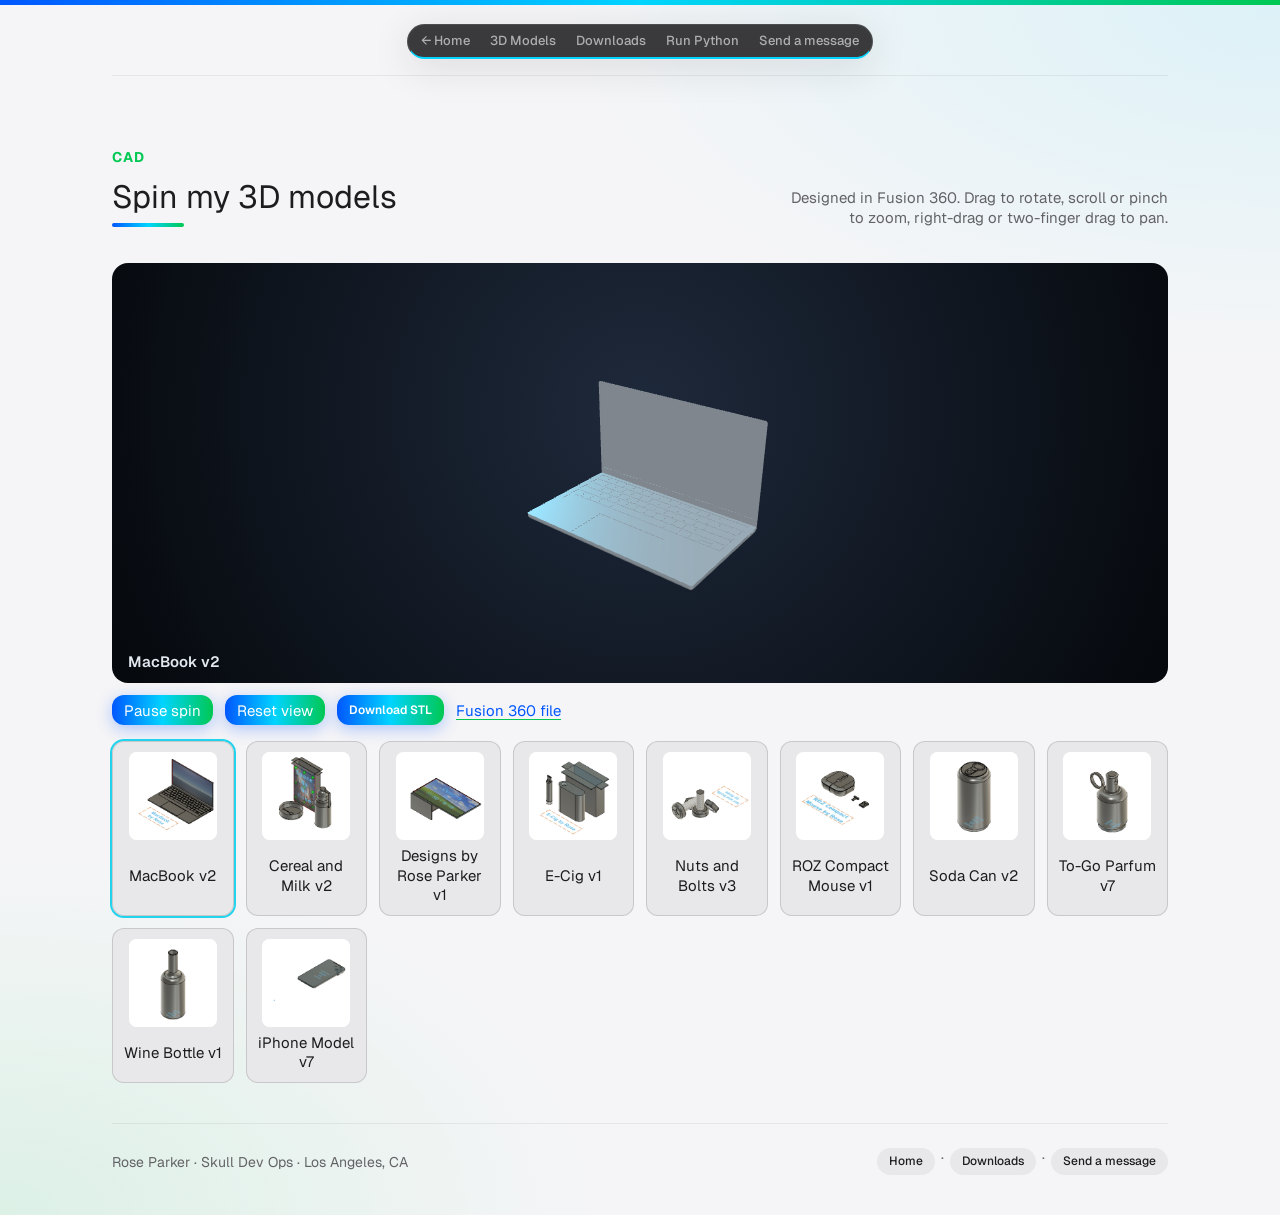
<file: models.html>
<!doctype html>
<html lang="en">
  <head>
    <meta charset="utf-8" />
    <meta name="viewport" content="width=device-width, initial-scale=1" />
    <title>3D Models · Rose Parker · Skull Dev Ops</title>
    <link rel="preconnect" href="https://fonts.googleapis.com" />
    <link rel="preconnect" href="https://fonts.gstatic.com" crossorigin />
    <link rel="stylesheet" href="https://fonts.googleapis.com/css2?family=Geist:wght@400;500;600&family=Geist+Mono:wght@400&display=swap" />
    <link rel="stylesheet" href="hark.css" />
    <link rel="stylesheet" href="theme.css?v=6" />
    <style>
      .back-nav { display: flex; gap: 16px; align-items: center; padding: 12px 16px; flex-wrap: wrap; }
      .viewer { position: relative; width: 100%; min-width: 0; max-width: 100%; contain: strict; height: 420px; overscroll-behavior: contain; border-radius: 16px; overflow: hidden; background: radial-gradient(circle at 50% 35%, #1e293b, #05080c); touch-action: none; }
      .viewer canvas { position: absolute; inset: 0; display: block; width: 100% !important; height: 100% !important; touch-action: none; }
      @media (max-width: 600px) { .viewer { height: 340px; } }
      .viewer__msg { position: absolute; inset: 0; display: grid; place-items: center; color: #cbd5e1; pointer-events: none; }
      .viewer__name { position: absolute; left: 16px; bottom: 12px; color: #e2e8f0; font-weight: 600; pointer-events: none; }
      .m-bar { display: flex; gap: 12px; align-items: center; flex-wrap: wrap; margin-top: 12px; }
      .m-bar button.btn { cursor: pointer; border: 0; font: inherit; }
      .m-grid { display: grid; grid-template-columns: repeat(auto-fill, minmax(120px, 1fr)); gap: 12px; margin-top: 16px; }
      .m-tile { display: grid; gap: 6px; justify-items: center; padding: 10px; border-radius: 12px; border: 1px solid var(--stroke, rgba(127,127,127,.3)); background: var(--fill-tertiary, rgba(127,127,127,.08)); color: inherit; font: inherit; cursor: pointer; text-align: center; }
      .m-tile img { width: 88px; height: 88px; object-fit: contain; background: #fff; border-radius: 8px; }
      .m-tile[aria-pressed="true"] { outline: 2px solid #22d3ee; }
    </style>
    <link rel="icon" href="/favicon.ico" sizes="any">
  <link rel="icon" type="image/png" sizes="32x32" href="/favicon-32x32.png">
  <link rel="icon" type="image/png" sizes="192x192" href="/icon-192.png">
  <link rel="apple-touch-icon" href="/apple-touch-icon.png">
</head>
  <body>
    <div class="page" id="top">
      <header class="nav glass"><nav class="seg back-nav" aria-label="Pages"><a href="index.html">← Home</a><a href="models.html" aria-current="page">3D Models</a><a href="downloads.html">Downloads</a><a href="run.html">Run Python</a><a href="contact.html">Send a message</a></nav></header>
      <main class="main">
        <section class="section" id="models">
          <div class="head">
            <p class="head__eyebrow">CAD</p>
            <h2>Spin my 3D models</h2>
            <p class="head__sub">Designed in Fusion 360. Drag to rotate, scroll or pinch to zoom, right-drag or two-finger drag to pan.</p>
          </div>
          <div class="viewer" id="viewer"><div class="viewer__msg" id="vmsg">Loading 3D viewer…</div><div class="viewer__name" id="vname"></div></div>
          <div class="m-bar">
            <button class="btn" id="spin" type="button">Pause spin</button>
            <button class="btn" id="resetv" type="button">Reset view</button>
            <a class="btn" id="dlstl" href="#" download>Download STL</a>
            <a class="link" id="dlf3d" href="#" download>Fusion 360 file</a>
          </div>
          <div class="m-grid" id="grid"><button class="m-tile" data-i="0" type="button"><img src="downloads/previews/MacBook-v2.png" alt="" /><span>MacBook v2</span></button><button class="m-tile" data-i="1" type="button"><img src="downloads/previews/Cereal-and-Milk-v2.png" alt="" /><span>Cereal and Milk v2</span></button><button class="m-tile" data-i="2" type="button"><img src="downloads/previews/Designs-by-Rose-Parker-v1.png" alt="" /><span>Designs by Rose Parker v1</span></button><button class="m-tile" data-i="3" type="button"><img src="downloads/previews/E-Cig-v1.png" alt="" /><span>E-Cig v1</span></button><button class="m-tile" data-i="4" type="button"><img src="downloads/previews/Nuts-and-Bolts-v3.png" alt="" /><span>Nuts and Bolts v3</span></button><button class="m-tile" data-i="5" type="button"><img src="downloads/previews/ROZ-Compact-Mouse-v1.png" alt="" /><span>ROZ Compact Mouse v1</span></button><button class="m-tile" data-i="6" type="button"><img src="downloads/previews/Soda-Can-v2.png" alt="" /><span>Soda Can v2</span></button><button class="m-tile" data-i="7" type="button"><img src="downloads/previews/To-Go-Parfum-v7.png" alt="" /><span>To-Go Parfum v7</span></button><button class="m-tile" data-i="8" type="button"><img src="downloads/previews/Wine-Bottle-v1.png" alt="" /><span>Wine Bottle v1</span></button><button class="m-tile" data-i="9" type="button"><img src="downloads/previews/iPhone-Model-v7.png" alt="" /><span>iPhone Model v7</span></button></div>
        </section>
      </main>
      <footer class="foot">
        <p>Rose Parker · Skull Dev Ops · Los Angeles, CA</p>
        <nav aria-label="Pages"><a href="index.html">Home</a> · <a href="downloads.html">Downloads</a> · <a href="contact.html">Send a message</a></nav>
      </footer>
    </div>
    <script type="importmap">{ "imports": { "three": "./vendor/three/three.module.js", "three/addons/": "./vendor/three/addons/" } }</script>
    <script>window.addEventListener("error",e=>{const m=document.getElementById("vmsg");if(m&&/Loading 3D/.test(m.textContent))m.textContent="3D viewer error: "+(e.message||"script failed");});setTimeout(()=>{const m=document.getElementById("vmsg");if(m&&/Loading 3D/.test(m.textContent))m.textContent="The 3D viewer couldn't start in this browser. Try Chrome or Safari, or download the STL.";},15000);</script>
    <script type="module">
      import * as THREE from "three";
      import { OrbitControls } from "three/addons/controls/OrbitControls.js";
      import { STLLoader } from "three/addons/loaders/STLLoader.js";
      const MODELS = [{"name": "MacBook v2", "stl": "downloads/stl/MacBook-v2.stl", "f3d": "downloads/3D-Modeling/MacBook%20v2.f3d", "thumb": "downloads/previews/MacBook-v2.png"}, {"name": "Cereal and Milk v2", "stl": "downloads/stl/Cereal-and-Milk-v2.stl", "f3d": "downloads/3D-Modeling/Cereal%20and%20Milk%20v2.f3d", "thumb": "downloads/previews/Cereal-and-Milk-v2.png"}, {"name": "Designs by Rose Parker v1", "stl": "downloads/stl/Designs-by-Rose-Parker-v1.stl", "f3d": "downloads/3D-Modeling/Designs%20by%20Rose%20Parker%20v1.f3d", "thumb": "downloads/previews/Designs-by-Rose-Parker-v1.png"}, {"name": "E-Cig v1", "stl": "downloads/stl/E-Cig-v1.stl", "f3d": "downloads/3D-Modeling/E-Cig%20v1.f3d", "thumb": "downloads/previews/E-Cig-v1.png"}, {"name": "Nuts and Bolts v3", "stl": "downloads/stl/Nuts-and-Bolts-v3.stl", "f3d": "downloads/3D-Modeling/Nuts%20and%20Bolts%20v3.f3d", "thumb": "downloads/previews/Nuts-and-Bolts-v3.png"}, {"name": "ROZ Compact Mouse v1", "stl": "downloads/stl/ROZ-Compact-Mouse-v1.stl", "f3d": "downloads/3D-Modeling/ROZ%20Compact%20Mouse%20v1.f3d", "thumb": "downloads/previews/ROZ-Compact-Mouse-v1.png"}, {"name": "Soda Can v2", "stl": "downloads/stl/Soda-Can-v2.stl", "f3d": "downloads/3D-Modeling/Soda%20Can%20v2.f3d", "thumb": "downloads/previews/Soda-Can-v2.png"}, {"name": "To-Go Parfum v7", "stl": "downloads/stl/To-Go-Parfum-v7.stl", "f3d": "downloads/3D-Modeling/To-Go%20Parfum%20v7.f3d", "thumb": "downloads/previews/To-Go-Parfum-v7.png"}, {"name": "Wine Bottle v1", "stl": "downloads/stl/Wine-Bottle-v1.stl", "f3d": "downloads/3D-Modeling/Wine%20Bottle%20v1.f3d", "thumb": "downloads/previews/Wine-Bottle-v1.png"}, {"name": "iPhone Model v7", "stl": "downloads/stl/iPhone-Model-v7.stl", "f3d": "downloads/3D-Modeling/iPhone%20Model%20v7.f3d", "thumb": "downloads/previews/iPhone-Model-v7.png"}];
      const box = document.getElementById("viewer"), msg = document.getElementById("vmsg"), vname = document.getElementById("vname");
      let renderer; try { renderer = new THREE.WebGLRenderer({ antialias: true, alpha: true }); } catch (e) { msg.textContent = "3D needs WebGL, which this browser has turned off. You can still download the STL."; throw e; }
      renderer.setPixelRatio(Math.min(devicePixelRatio, 2)); box.prepend(renderer.domElement);
      const scene = new THREE.Scene();
      const camera = new THREE.PerspectiveCamera(40, 1, 0.01, 10000);
      scene.add(new THREE.HemisphereLight(0xffffff, 0x334155, 1.6));
      const key = new THREE.DirectionalLight(0xffffff, 2.2); key.position.set(3, 5, 4); scene.add(key);
      const rim = new THREE.DirectionalLight(0x22d3ee, 1.0); rim.position.set(-4, 2, -3); scene.add(rim);
      const controls = new OrbitControls(camera, renderer.domElement);
      controls.enableDamping = true; controls.autoRotate = true; controls.autoRotateSpeed = 1.6;
      const loader = new STLLoader(); let mesh = null, home = null;
      const mat = new THREE.MeshStandardMaterial({ color: 0xb8c2cc, metalness: 0.35, roughness: 0.45 });
      let lw = 0, lh = 0;
      function size() { const w = box.clientWidth, h = box.clientHeight; if (w === lw && h === lh) return; lw = w; lh = h; renderer.setSize(w, h, false); camera.aspect = w / h; camera.updateProjectionMatrix(); }
      new ResizeObserver(size).observe(box); size();
      function frame() { if (!mesh) return; const b = new THREE.Box3().setFromObject(mesh), s = b.getSize(new THREE.Vector3()), r = Math.max(s.x, s.y, s.z);
        const d = r / (2 * Math.tan(THREE.MathUtils.degToRad(camera.fov / 2))) * 1.5;
        camera.position.set(d * 0.8, d * 0.6, d * 0.9); camera.near = r / 100; camera.far = r * 100; camera.updateProjectionMatrix();
        controls.target.set(0, 0, 0); controls.update(); home = camera.position.clone(); }
      function show(i) {
        const m = MODELS[i]; msg.textContent = "Loading " + m.name + "…"; msg.style.display = "grid"; vname.textContent = "";
        document.querySelectorAll(".m-tile").forEach(t => t.setAttribute("aria-pressed", t.dataset.i == i));
        document.getElementById("dlstl").href = m.stl; document.getElementById("dlf3d").href = m.f3d;
        loader.load(m.stl, g => {
          if (mesh) { scene.remove(mesh); mesh.geometry.dispose(); }
          g.computeVertexNormals(); g.center(); g.rotateX(-Math.PI / 2);
          mesh = new THREE.Mesh(g, mat); scene.add(mesh); frame(); msg.style.display = "none"; vname.textContent = m.name;
        }, undefined, () => { msg.textContent = "Couldn't load this model."; });
      }
      document.getElementById("grid").addEventListener("click", e => { const t = e.target.closest(".m-tile"); if (t) { show(+t.dataset.i); box.scrollIntoView({ behavior: "smooth", block: "center" }); } });
      renderer.domElement.addEventListener("touchmove", e => e.preventDefault(), { passive: false });
      const spin = document.getElementById("spin");
      spin.onclick = () => { controls.autoRotate = !controls.autoRotate; spin.textContent = controls.autoRotate ? "Pause spin" : "Spin"; };
      document.getElementById("resetv").onclick = () => { if (home) { camera.position.copy(home); controls.target.set(0, 0, 0); controls.update(); } };
      renderer.domElement.addEventListener("pointerdown", () => { controls.autoRotate = false; spin.textContent = "Spin"; });
      (function loop() { requestAnimationFrame(loop); controls.update(); renderer.render(scene, camera); })();
      if (MODELS.length) show(0); else msg.textContent = "Models coming soon.";
    </script>
  </body>
</html>
</file>
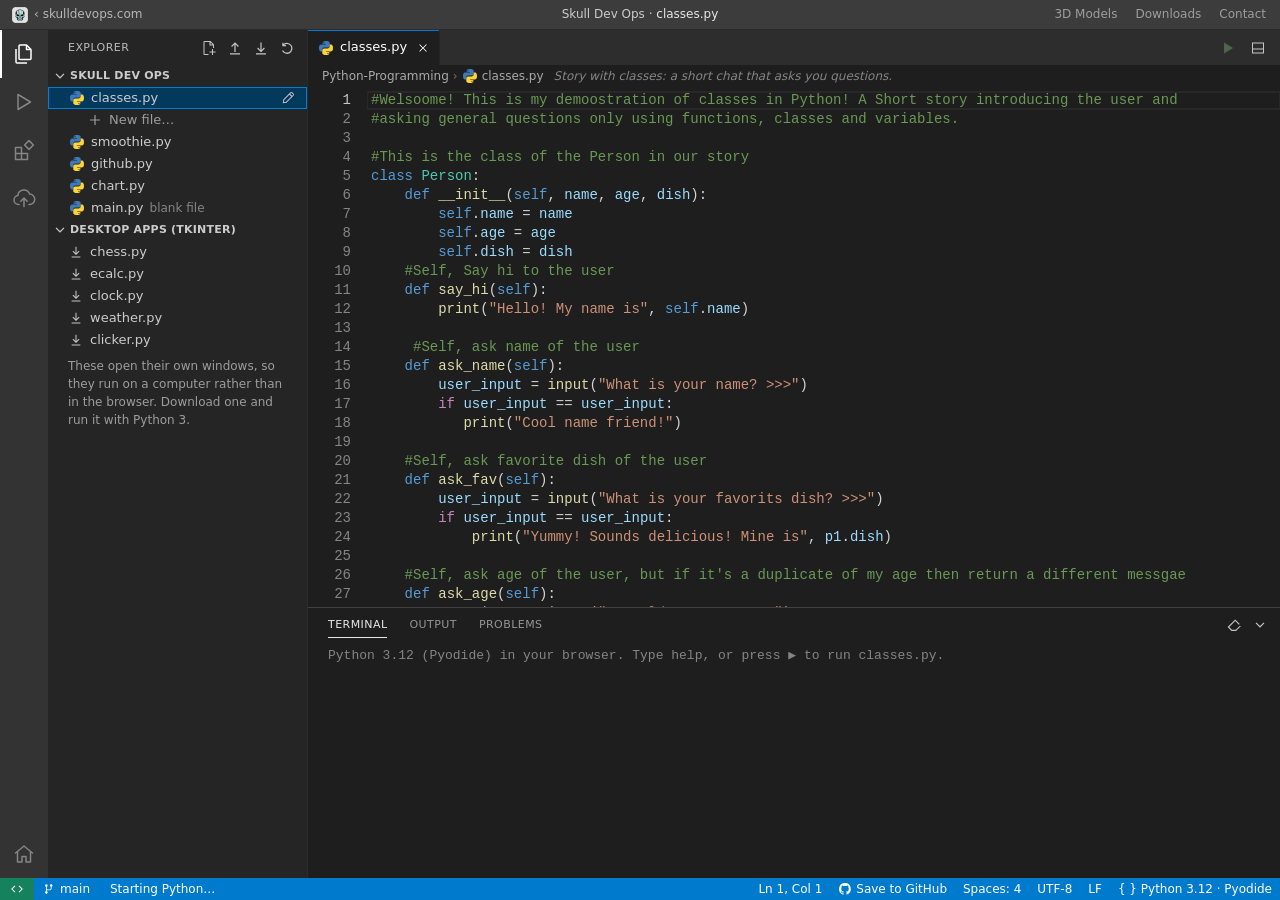
<file: run.html>
<!doctype html>
<html lang="en">
  <head>
    <meta charset="utf-8" />
    <meta name="viewport" content="width=device-width, initial-scale=1, viewport-fit=cover" />
    <meta name="theme-color" content="#3c3c3c" />
    <title>Python IDE · Rose Parker · Skull Dev Ops</title>
    <link rel="stylesheet" href="vendor/codemirror/codemirror.css?v=8" />
    <link rel="icon" href="/favicon.ico" sizes="any">
    <link rel="icon" type="image/png" sizes="32x32" href="/favicon-32x32.png">
    <link rel="icon" type="image/png" sizes="192x192" href="/icon-192.png">
    <link rel="apple-touch-icon" href="/apple-touch-icon.png">
    <style>
      /* ===== VS Code Dark+ / Dark Modern look ===== */
      :root {
        --editor:#1e1e1e; --side:#252526; --act:#333333; --tabs:#2d2d2d; --title:#3c3c3c; --blue:#007acc;
        --fg:#cccccc; --fg2:#9d9d9d; --muted:#858585; --border:#3c3c3c; --hover:#2a2d2e; --sel:#37373d; --focus:#04395e;
        --btn:#0e639c; --btn-h:#1177bb; --red:#f14c4c; --yellow:#cca700; --green:#89d185;
        --ui: -apple-system, BlinkMacSystemFont, "Segoe UI", system-ui, Ubuntu, "Helvetica Neue", sans-serif;
        --mono: Consolas, Menlo, "Cascadia Code", "SF Mono", Monaco, "Courier New", monospace;
        --ph: 32%;
      }
      * { box-sizing: border-box; }
      html, body { margin: 0; height: 100%; background: var(--editor); color: var(--fg); font: 13px/1.4 var(--ui); overflow: hidden; -webkit-text-size-adjust: 100%; }
      button, input, select { font: inherit; color: inherit; }
      button { background: none; border: 0; cursor: pointer; padding: 0; }
      a { color: #3794ff; }
      svg { display: block; }
      .sr { position: absolute; left: -9999px; }
      #app { position: fixed; inset: 0; display: flex; flex-direction: column; height: 100vh; height: 100dvh; }

      /* title bar */
      .titlebar { flex: 0 0 auto; height: 30px; display: grid; grid-template-columns: 1fr auto 1fr; align-items: center; background: var(--title); color: var(--fg); font-size: 12px; border-bottom: 1px solid #2b2b2b; padding: 0 6px; padding-top: env(safe-area-inset-top); }
      .titlebar .home { display: inline-flex; align-items: center; gap: 6px; color: var(--fg); text-decoration: none; opacity: .85; padding: 0 6px; height: 100%; justify-self: start; white-space: nowrap; }
      .titlebar .home:hover { opacity: 1; background: rgba(255,255,255,.08); }
      .titlebar .home img { width: 16px; height: 16px; border-radius: 3px; }
      .titlebar .ttl { color: var(--fg); white-space: nowrap; overflow: hidden; text-overflow: ellipsis; max-width: 60vw; }
      .titlebar .ttl b { font-weight: 400; color: #e7e7e7; }
      .titlebar .menu { justify-self: end; display: flex; gap: 2px; }
      .titlebar .menu a { color: var(--fg2); text-decoration: none; padding: 4px 8px; border-radius: 4px; }
      .titlebar .menu a:hover { background: rgba(255,255,255,.08); color: var(--fg); }

      .main { flex: 1 1 auto; display: flex; min-height: 0; position: relative; }

      /* activity bar */
      .activity { flex: 0 0 48px; width: 48px; background: var(--act); display: flex; flex-direction: column; align-items: stretch; z-index: 30; }
      .activity .ab { position: relative; height: 48px; display: flex; align-items: center; justify-content: center; color: #858585; text-decoration: none; }
      .activity .ab svg { width: 24px; height: 24px; }
      .activity .ab:hover { color: #e7e7e7; }
      .activity .ab.on { color: #ffffff; }
      .activity .ab.on::before { content: ""; position: absolute; left: 0; top: 0; bottom: 0; width: 2px; background: #ffffff; }
      .activity .grow { flex: 1; }

      /* sidebar */
      .sidebar { flex: 0 0 260px; width: 260px; background: var(--side); border-right: 1px solid #2b2b2b; display: flex; flex-direction: column; min-height: 0; overflow: hidden; z-index: 25; }
      .sidebar.collapsed { display: none; }
      .view { display: none; flex-direction: column; min-height: 0; flex: 1; overflow-y: auto; overflow-x: hidden; }
      .view.on { display: flex; }
      .vhead { display: flex; align-items: center; height: 35px; padding: 0 8px 0 20px; font-size: 11px; letter-spacing: .04em; color: #bbbbbb; text-transform: uppercase; flex: 0 0 auto; }
      .vhead .acts { margin-left: auto; display: flex; gap: 2px; }
      .ib { width: 24px; height: 24px; display: inline-flex; align-items: center; justify-content: center; border-radius: 5px; color: #c5c5c5; }
      .ib:hover { background: rgba(90,93,94,.31); }
      .ib svg { width: 16px; height: 16px; }
      .sect-h { display: flex; align-items: center; gap: 2px; width: 100%; height: 22px; padding: 0 4px; font-size: 11px; font-weight: 700; letter-spacing: .02em; color: #cccccc; text-transform: uppercase; text-align: left; }
      .sect-h .chev { width: 16px; height: 16px; transition: transform .1s; }
      .sect.shut .chev { transform: rotate(-90deg); }
      .sect.shut .sect-b { display: none; }
      .tree { list-style: none; margin: 0; padding: 0; }
      .row { display: flex; align-items: center; gap: 6px; height: 22px; padding: 0 8px 0 var(--ind, 20px); cursor: pointer; color: var(--fg); white-space: nowrap; border: 1px solid transparent; position: relative; }
      .row:hover { background: var(--hover); }
      .row.cur { background: var(--sel); }
      .row.act { background: var(--focus); border-color: #007fd4; }
      .row .nm { overflow: hidden; text-overflow: ellipsis; }
      .row .desc { color: var(--muted); font-size: 12px; overflow: hidden; text-overflow: ellipsis; min-width: 0; flex: 1; }
      .row .badge { margin-left: auto; font-size: 10px; color: #89d185; border: 1px solid #89d18566; border-radius: 3px; padding: 0 4px; line-height: 14px; }
      .row .ra { display: none; margin-left: auto; gap: 2px; }
      .row:hover .ra, .row.act .ra { display: flex; }
      .row:hover .badge, .row.act .badge { display: none; }
      .row .ib { width: 20px; height: 20px; }
      .row .ib svg { width: 14px; height: 14px; }
      .fi { width: 16px; height: 16px; flex: 0 0 16px; }
      .row.newf { color: var(--fg2); }
      .desk { list-style: none; margin: 0; padding: 0; }
      .desk li a { display: flex; align-items: center; gap: 6px; height: 22px; padding: 0 8px 0 20px; color: var(--fg); text-decoration: none; }
      .desk li a::before { content: ""; width: 16px; height: 16px; flex: 0 0 16px; background: no-repeat center/14px url("data:image/svg+xml,%3Csvg xmlns='http://www.w3.org/2000/svg' viewBox='0 0 16 16'%3E%3Cpath fill='%23c5c5c5' d='M8 11.5 4 7.5l.9-.9L7.4 9V2h1.2v7l2.5-2.4.9.9zM3 13h10v1.2H3z'/%3E%3C/svg%3E"); }
      .desk li a:hover { background: var(--hover); }
      .note { color: var(--fg2); font-size: 12px; line-height: 1.5; padding: 6px 20px 12px; margin: 0; }
      .note code, .note kbd { font: 11.5px var(--mono); background: rgba(255,255,255,.07); padding: 0 4px; border-radius: 3px; color: #d7ba7d; }
      .pad { padding: 4px 20px 12px; display: flex; flex-direction: column; gap: 10px; }
      .vbtn { display: flex; align-items: center; justify-content: center; gap: 6px; height: 28px; border-radius: 2px; background: var(--btn); color: #fff; padding: 0 12px; }
      .vbtn:hover { background: var(--btn-h); }
      .vbtn.sec { background: #3a3d41; } .vbtn.sec:hover { background: #45494e; }
      .vbtn[disabled] { opacity: .5; cursor: default; }
      .vbtn svg { width: 14px; height: 14px; }
      .field { width: 100%; height: 28px; background: #3c3c3c; border: 1px solid #3c3c3c; border-radius: 2px; padding: 0 8px; color: #cccccc; outline: none; }
      .field:focus { border-color: #007fd4; }
      select.field { padding: 0 4px; }
      .lbl { font-size: 12px; color: var(--fg2); margin-bottom: -6px; }
      .keys { list-style: none; margin: 0; padding: 0 20px 12px; font-size: 12px; color: var(--fg2); }
      .keys li { display: flex; justify-content: space-between; gap: 8px; padding: 3px 0; }
      .keys kbd { font: 11px var(--ui); color: #cccccc; background: rgba(128,128,128,.17); border: 1px solid rgba(51,51,51,.6); border-bottom-color: rgba(68,68,68,.6); box-shadow: inset 0 -1px 0 rgba(68,68,68,.6); border-radius: 3px; padding: 1px 4px; }
      .pkgs { list-style: none; margin: 0; padding: 0; }
      .pkgs li { display: flex; align-items: center; gap: 8px; padding: 6px 20px; }
      .pkgs li .pn { color: #e7e7e7; }
      .pkgs li .pd { color: var(--fg2); font-size: 12px; }
      .pkgs li .pi { width: 32px; height: 32px; flex: 0 0 32px; border-radius: 4px; background: #3c3c3c; display: flex; align-items: center; justify-content: center; font: 11px var(--mono); color: #4ec9b0; }

      .scrim { display: none; }

      /* editor area */
      .work { flex: 1 1 auto; min-width: 0; display: flex; flex-direction: column; background: var(--editor); }
      .tabbar { flex: 0 0 35px; height: 35px; display: flex; background: var(--tabs); min-width: 0; }
      .tabs { flex: 1 1 auto; display: flex; overflow-x: auto; overflow-y: hidden; min-width: 0; scrollbar-width: none; }
      .tabs::-webkit-scrollbar { display: none; }
      .tab { flex: 0 0 auto; display: flex; align-items: center; gap: 6px; height: 35px; padding: 0 6px 0 10px; background: var(--tabs); color: #969696; border-right: 1px solid #252526; cursor: pointer; position: relative; white-space: nowrap; max-width: 220px; }
      .tab .nm { overflow: hidden; text-overflow: ellipsis; }
      .tab.on { background: var(--editor); color: #ffffff; }
      .tab.on::before { content: ""; position: absolute; left: 0; right: 0; top: 0; height: 1px; background: #0078d4; }
      .tab .runs { color: #89d185; font-size: 9px; margin-left: -2px; }
      .tab .cx { width: 20px; height: 20px; border-radius: 4px; display: flex; align-items: center; justify-content: center; color: inherit; visibility: hidden; position: relative; }
      .tab .cx svg { width: 14px; height: 14px; }
      .tab.on .cx, .tab:hover .cx { visibility: visible; }
      .tab .cx:hover { background: rgba(90,93,94,.31); }
      .tab.dirty .cx { visibility: visible; }
      .tab.dirty .cx svg { display: none; }
      .tab.dirty .cx::after { content: ""; width: 8px; height: 8px; border-radius: 50%; background: currentColor; }
      .tab.dirty .cx:hover svg { display: block; }
      .tab.dirty .cx:hover::after { display: none; }
      .ed-acts { flex: 0 0 auto; display: flex; align-items: center; gap: 2px; padding: 0 8px; background: var(--tabs); }
      .ed-acts .ib { width: 28px; height: 28px; }
      .ed-acts .ib svg { width: 16px; height: 16px; }
      .ed-acts .run { color: #89d185; }
      .ed-acts .stop { color: #f48771; }
      .ed-acts .ib[disabled] { opacity: .35; cursor: default; background: none; }
      .ed-acts .ib[hidden] { display: none; }
      .crumbs { flex: 0 0 22px; height: 22px; display: flex; align-items: center; gap: 4px; padding: 0 14px; color: #a9a9a9; font-size: 12px; background: var(--editor); white-space: nowrap; overflow: hidden; }
      .crumbs .sep { opacity: .6; }
      .crumbs .d { color: var(--muted); overflow: hidden; text-overflow: ellipsis; margin-left: 6px; font-style: italic; }
      .edwrap { flex: 1 1 auto; min-height: 60px; position: relative; }
      #editor { position: absolute; inset: 0; }
      .watermark { position: absolute; inset: 0; display: none; flex-direction: column; align-items: center; justify-content: center; gap: 14px; color: #6b6b6b; text-align: center; padding: 20px; background: var(--editor); }
      .watermark.on { display: flex; }
      .watermark img { width: 110px; opacity: .35; filter: grayscale(1); }
      .watermark kbd { font: 11px var(--ui); background: rgba(128,128,128,.17); border-radius: 3px; padding: 1px 5px; color: #9d9d9d; }

      /* CodeMirror Dark+ */
      .CodeMirror { position: absolute; inset: 0; height: auto; font: 14px/19px var(--mono); }
      .cm-s-dplus.CodeMirror { background: #1e1e1e; color: #d4d4d4; }
      .cm-s-dplus .CodeMirror-gutters { background: #1e1e1e; border-right: 0; }
      .cm-s-dplus .CodeMirror-linenumber { color: #858585; padding: 0 16px 0 10px; min-width: 32px; }
      .cm-s-dplus .CodeMirror-activeline-gutter .CodeMirror-linenumber { color: #c6c6c6; }
      .cm-s-dplus .CodeMirror-activeline-background { background: transparent; border-top: 1px solid #282828; border-bottom: 1px solid #282828; box-shadow: inset 0 0 0 1px #282828; }
      .cm-s-dplus .CodeMirror-cursor { border-left: 2px solid #aeafad; }
      .cm-s-dplus .CodeMirror-selected, .cm-s-dplus.CodeMirror-focused .CodeMirror-selected { background: #264f78; }
      .cm-s-dplus .CodeMirror-line::selection, .cm-s-dplus .CodeMirror-line > span::selection, .cm-s-dplus .CodeMirror-line > span > span::selection { background: #264f78; }
      .cm-s-dplus .CodeMirror-matchingbracket { color: inherit !important; outline: 1px solid #888888; background: rgba(0,100,0,.1); }
      .cm-s-dplus .cm-keyword { color: #569cd6; }
      .cm-s-dplus .cm-ctrl { color: #c586c0; }
      .cm-s-dplus .cm-def { color: #dcdcaa; }
      .cm-s-dplus .cm-variable { color: #9cdcfe; }
      .cm-s-dplus .cm-variable-2 { color: #569cd6; }
      .cm-s-dplus .cm-property { color: #9cdcfe; }
      .cm-s-dplus .cm-builtin { color: #dcdcaa; }
      .cm-s-dplus .cm-fn { color: #dcdcaa; }
      .cm-s-dplus .cm-cls { color: #4ec9b0; }
      .cm-s-dplus .cm-string { color: #ce9178; }
      .cm-s-dplus .cm-string-2 { color: #ce9178; }
      .cm-s-dplus .cm-number { color: #b5cea8; }
      .cm-s-dplus .cm-comment { color: #6a9955; }
      .cm-s-dplus .cm-operator, .cm-s-dplus .cm-punctuation { color: #d4d4d4; }
      .cm-s-dplus .cm-meta { color: #dcdcaa; }
      .cm-s-dplus .cm-atom { color: #569cd6; }
      .cm-s-dplus .cm-error { color: #f44747; }
      .cm-s-dplus .err-line { background: rgba(241,76,76,.12); }
      .CodeMirror-vscrollbar::-webkit-scrollbar, .CodeMirror-hscrollbar::-webkit-scrollbar { width: 10px; height: 10px; }
      .CodeMirror-vscrollbar::-webkit-scrollbar-thumb, .CodeMirror-hscrollbar::-webkit-scrollbar-thumb, .term::-webkit-scrollbar-thumb, .view::-webkit-scrollbar-thumb { background: rgba(121,121,121,.4); }
      .term::-webkit-scrollbar, .view::-webkit-scrollbar { width: 10px; }

      /* bottom panel */
      .sash { flex: 0 0 4px; height: 4px; margin: -2px 0; position: relative; z-index: 5; cursor: ns-resize; touch-action: none; }
      .sash:hover, .sash.drag { background: #007fd4; }
      .panel { flex: 0 0 auto; height: var(--ph); min-height: 35px; max-height: calc(100% - 60px); display: flex; flex-direction: column; background: var(--editor); border-top: 1px solid #414141; }
      .panel.min { height: 35px !important; min-height: 35px; }
      .panel.min .pbody { display: none; }
      .phead { flex: 0 0 35px; display: flex; align-items: center; padding: 0 8px 0 10px; gap: 2px; }
      .ptab { height: 35px; padding: 0 10px; font-size: 11px; letter-spacing: .04em; color: #969696; text-transform: uppercase; position: relative; display: inline-flex; align-items: center; gap: 6px; white-space: nowrap; }
      .ptab:hover { color: #e7e7e7; }
      .ptab.on { color: #e7e7e7; }
      .ptab.on::after { content: ""; position: absolute; left: 10px; right: 10px; bottom: 5px; height: 1px; background: #e7e7e7; }
      .ptab .cnt { display: none; min-width: 18px; height: 18px; border-radius: 9px; background: #616161; color: #fff; font-size: 11px; padding: 0 5px; line-height: 18px; text-align: center; letter-spacing: 0; }
      .ptab .cnt.on { display: inline-block; }
      .phead .grow { flex: 1; }
      .pbody { flex: 1 1 auto; min-height: 0; position: relative; }
      .pview { display: none; position: absolute; inset: 0; }
      .pview.on { display: block; }
      .term { height: 100%; overflow: auto; padding: 4px 20px 10px; font: 13px/1.45 var(--mono); color: #cccccc; white-space: pre-wrap; overflow-wrap: anywhere; cursor: text; -webkit-overflow-scrolling: touch; }
      .term .out { display: inline; }
      .term .err { color: #f14c4c; } .term .sys { color: #858585; } .term .ok { color: #23d18b; } .term .in { color: #e5e510; }
      .term .pu { color: #23d18b; } .term .pd { color: #3b8eea; }
      .inrow { display: none; }
      .inrow.on { display: inline; }
      .inrow input { font: 13px/1.45 var(--mono); background: transparent; border: 0; outline: none; color: #e5e510; caret-color: #ffffff; padding: 0; margin: 0; width: 60%; min-width: 120px; vertical-align: baseline; }
      .inrow.cmd input { color: #cccccc; }
      .plots img { display: block; max-width: min(100%, 640px); border-radius: 2px; background: #fff; margin: 10px 0; }
      .log { height: 100%; overflow: auto; margin: 0; padding: 6px 20px; font: 12.5px/1.5 var(--mono); color: #cccccc; white-space: pre-wrap; overflow-wrap: anywhere; }
      .log .t { color: #858585; } .log .lv { color: #3794ff; } .log .lv.e { color: #f14c4c; }
      .probs { height: 100%; overflow: auto; list-style: none; margin: 0; padding: 4px 0; }
      .probs li { display: flex; gap: 8px; align-items: flex-start; padding: 3px 20px; cursor: pointer; line-height: 18px; }
      .probs li:hover { background: var(--hover); }
      .probs li svg { width: 16px; height: 16px; flex: 0 0 16px; color: #f14c4c; margin-top: 1px; }
      .probs .loc { color: var(--muted); margin-left: 6px; }
      .probs .empty { color: var(--fg2); cursor: default; }
      .probs .empty:hover { background: none; }

      /* status bar */
      .statusbar { flex: 0 0 auto; height: 22px; display: flex; align-items: stretch; background: var(--blue); color: #ffffff; font-size: 12px; padding-bottom: env(safe-area-inset-bottom); box-sizing: content-box; }
      .statusbar .si { display: inline-flex; align-items: center; gap: 4px; padding: 0 8px; white-space: nowrap; flex: 0 0 auto; }
      .statusbar #stwrap { flex: 0 1 auto; min-width: 0; overflow: hidden; }
      button.si:hover { background: rgba(255,255,255,.12); }
      .statusbar .rem { background: #16825d; padding: 0 10px; }
      .statusbar .grow { flex: 1; min-width: 0; }
      .statusbar svg { width: 14px; height: 14px; }
      .statusbar #state { overflow: hidden; text-overflow: ellipsis; min-width: 0; display: inline-block; line-height: 22px; }
      .spin { animation: spin 1s linear infinite; }
      @keyframes spin { to { transform: rotate(360deg); } }


      /* ===== Save to GitHub: dialog, command palette, notifications ===== */
      .ovl { position: fixed; inset: 0; z-index: 100; display: none; align-items: flex-start; justify-content: center; background: rgba(0,0,0,.4); padding: 44px 12px 12px; }
      .ovl.on { display: flex; }
      .dlg { width: 480px; max-width: 100%; max-height: calc(100% - 20px); overflow-y: auto; background: #252526; color: var(--fg); border: 1px solid #454545; border-radius: 6px; box-shadow: 0 8px 24px rgba(0,0,0,.6); }
      .dlg-h { display: flex; align-items: center; gap: 8px; height: 35px; padding: 0 6px 0 14px; font-size: 11px; letter-spacing: .04em; text-transform: uppercase; color: #bbbbbb; border-bottom: 1px solid #3c3c3c; }
      .dlg-h svg.gh { width: 16px; height: 16px; color: #cccccc; }
      .dlg-h .ib { margin-left: auto; }
      .dlg-b { padding: 12px 14px 4px; display: flex; flex-direction: column; gap: 10px; }
      .dlg-b .lbl { margin-bottom: -6px; }
      .dlg-b .hint { font-size: 12px; color: var(--fg2); line-height: 1.5; margin: -2px 0 0; }
      .dlg-b .hint b { color: #cccccc; font-weight: 600; }
      .dlg-b .hint code { font: 11.5px var(--mono); background: rgba(255,255,255,.07); padding: 0 4px; border-radius: 3px; color: #d7ba7d; }
      .seg { display: flex; gap: 14px; flex-wrap: wrap; font-size: 13px; }
      .seg label { display: inline-flex; align-items: center; gap: 6px; cursor: pointer; }
      .seg input { accent-color: #0e639c; margin: 0; width: 14px; height: 14px; }
      .tokrow { display: flex; gap: 6px; }
      .tokrow .field { flex: 1; min-width: 0; }
      .tokrow .vbtn { flex: 0 0 auto; }
      .dlg-f { display: flex; align-items: center; gap: 8px; padding: 12px 14px 14px; }
      .dlg-f .grow { flex: 1; }
      .lnk { color: #3794ff; font-size: 12px; background: none; text-decoration: none; }
      .lnk:hover { text-decoration: underline; }
      .lnk[hidden] { display: none; }
      .dlg .err-msg { color: #f48771; font-size: 12px; min-height: 0; }
      .qp { width: 600px; max-width: 100%; background: #252526; border: 1px solid #454545; border-radius: 6px; box-shadow: 0 8px 24px rgba(0,0,0,.6); padding: 6px; }
      .qp .field { height: 26px; }
      .qp ul { list-style: none; margin: 6px 0 0; padding: 0; }
      .qp li { display: flex; align-items: center; gap: 8px; height: 24px; padding: 0 8px; border-radius: 3px; cursor: pointer; }
      .qp li.sel { background: var(--focus); outline: 1px solid #007fd4; }
      .qp li:hover { background: var(--hover); }
      .qp li .cat { color: #cccccc; } .qp li .kb { margin-left: auto; color: var(--fg2); font-size: 12px; }
      .toasts { position: fixed; right: 10px; bottom: 32px; z-index: 90; display: flex; flex-direction: column; gap: 8px; width: 400px; max-width: calc(100vw - 20px); }
      .toast { background: #252526; border: 1px solid #454545; border-radius: 4px; box-shadow: 0 4px 16px rgba(0,0,0,.55); padding: 10px 6px 10px 12px; display: flex; gap: 10px; align-items: flex-start; font-size: 13px; line-height: 1.45; }
      .toast > svg { width: 16px; height: 16px; flex: 0 0 16px; margin-top: 2px; }
      .toast.ok > svg { color: #3794ff; } .toast.bad > svg { color: #f14c4c; }
      .toast .tx { flex: 1; min-width: 0; overflow-wrap: anywhere; }
      .toast .tx .acts { display: flex; gap: 8px; margin-top: 8px; }
      .toast .tx .vbtn { height: 24px; font-size: 12px; text-decoration: none; display: inline-flex; }
      .log a { color: #3794ff; }
      .log .lv.ok { color: #89d185; }

      /* ===== phones / small screens ===== */
      @media (max-width: 760px) {
        :root { --ph: 40%; }
        .titlebar { height: 40px; grid-template-columns: auto 1fr; font-size: 13px; }
        .titlebar .home { height: 40px; }
        .titlebar .home .full { display: none; }
        .titlebar .ttl { justify-self: center; max-width: 100%; padding-right: 40px; }
        .titlebar .menu { display: none; }
        .sidebar { position: absolute; left: 48px; top: 0; bottom: 0; width: min(300px, calc(100vw - 48px)); box-shadow: 4px 0 16px rgba(0,0,0,.5); transform: translateX(-110%); transition: transform .18s ease; display: flex; }
        .sidebar.collapsed { display: flex; }
        .sidebar.open { transform: none; }
        .scrim { position: absolute; inset: 0 0 0 48px; background: rgba(0,0,0,.35); z-index: 20; }
        .scrim.on { display: block; }
        .vhead { height: 44px; }
        .ib { width: 40px; height: 40px; }
        .ib svg { width: 18px; height: 18px; }
        .row { height: 40px; font-size: 14px; }
        .row .ra { display: flex; }
        .row .badge { display: none; }
        .row .ib { width: 40px; height: 40px; }
        .sect-h { height: 36px; }
        .desk li a { height: 40px; font-size: 14px; }
        .vbtn, .field { height: 40px; font-size: 16px; }
        .keys { display: none; }
        .tabbar { flex-basis: 40px; height: 40px; }
        .tab { height: 40px; font-size: 13px; padding: 0 2px 0 10px; }
        .tab .cx { width: 36px; height: 36px; visibility: visible; }
        .ed-acts { padding: 0 2px; }
        .ed-acts .ib { width: 40px; height: 40px; }
        .ed-acts .ib svg { width: 20px; height: 20px; }
        .ed-acts .split { display: none; }
        .crumbs { display: none; }
        .CodeMirror { font-size: 13px; line-height: 18px; }
        .cm-s-dplus .CodeMirror-linenumber { padding: 0 8px 0 4px; min-width: 24px; }
        .sash { flex-basis: 12px; height: 12px; margin: -6px 0; }
        .sash::after { content: ""; position: absolute; left: 50%; top: 4px; width: 36px; height: 4px; margin-left: -18px; border-radius: 2px; background: #5a5a5a; }
        .panel.min { height: 40px !important; min-height: 40px; }
        .phead { flex-basis: 40px; padding: 0 2px 0 4px; }
        .ptab { height: 40px; padding: 0 9px; }
        .ptab.on::after { left: 9px; right: 9px; bottom: 7px; }
        .term { padding: 4px 12px 10px; font-size: 13px; }
        .inrow input { font-size: 16px; }
        .log, .probs li { padding-left: 12px; padding-right: 12px; }
        .statusbar { height: 24px; }
        .statusbar .wide { display: none; }
        #posbtn { pointer-events: none; }
        .statusbar .si { padding: 0 6px; }
        .ovl { padding: 8px 8px; padding-top: calc(8px + env(safe-area-inset-top)); }
        .dlg-h { height: 44px; font-size: 12px; }
        .dlg-b { padding: 12px 14px 4px; gap: 12px; }
        .seg { font-size: 15px; gap: 18px; } .seg input { width: 20px; height: 20px; }
        .dlg-f .vbtn { height: 40px; } .lnk { font-size: 14px; padding: 8px 0; }
        .toasts { right: 8px; left: 8px; width: auto; bottom: calc(32px + env(safe-area-inset-bottom)); }
      }
      @media (max-width: 380px) { .statusbar .py { display: none; } }
    </style>
  </head>
  <body>
    <div id="app">
      <header class="titlebar">
        <a class="home" href="index.html" title="Back to skulldevops.com"><img src="favicon-32x32.png" alt="" /><span>‹ <span class="full">skulldevops.com</span><span class="short"></span></span></a>
        <div class="ttl" id="ttl">Skull Dev Ops · <b>run.py</b></div>
        <nav class="menu" aria-label="Site pages"><a href="models.html">3D Models</a><a href="downloads.html">Downloads</a><a href="contact.html">Contact</a></nav>
      </header>
      <div class="main">
        <nav class="activity" aria-label="Views">
          <button class="ab on" data-view="explorer" title="Explorer (Ctrl+Shift+E)" aria-label="Explorer"><svg viewBox="0 0 24 24" fill="none" stroke="currentColor" stroke-width="1.5" stroke-linejoin="round"><path d="M14.5 3H8a1 1 0 0 0-1 1v12.5a1 1 0 0 0 1 1h10a1 1 0 0 0 1-1V7.5z"/><path d="M14.5 3v4.5H19"/><path d="M4 7v13a1 1 0 0 0 1 1h10"/></svg></button>
          <button class="ab" data-view="run" title="Run and Debug (Ctrl+Shift+D)" aria-label="Run"><svg viewBox="0 0 24 24" fill="none" stroke="currentColor" stroke-width="1.5" stroke-linejoin="round"><path d="M6 4.5v15l12.5-7.5z"/></svg></button>
          <button class="ab" data-view="packages" title="Packages (Ctrl+Shift+X)" aria-label="Packages"><svg viewBox="0 0 24 24" fill="none" stroke="currentColor" stroke-width="1.5" stroke-linejoin="round"><path d="M3.5 9.5h6v6h-6zM3.5 15.5h6v6h-6zM9.5 15.5h6v6h-6z"/><path d="M17 2.6l4.4 4.4-4.4 4.4-4.4-4.4z"/></svg></button>
          <button class="ab" id="ghbtn" title="Save to GitHub" aria-label="Save to GitHub"><svg viewBox="0 0 24 24" fill="none" stroke="currentColor" stroke-width="1.5" stroke-linecap="round" stroke-linejoin="round"><path d="M7 18.5H6.5a4.5 4.5 0 0 1-.6-8.96A6 6 0 0 1 17.6 8.1 4.5 4.5 0 0 1 17.5 18.5H17"/><path d="M12 20.5v-8M8.8 15.2 12 12l3.2 3.2"/></svg></button>
          <span class="grow"></span>
          <a class="ab" href="index.html" title="Home: skulldevops.com" aria-label="Home"><svg viewBox="0 0 24 24" fill="none" stroke="currentColor" stroke-width="1.5" stroke-linejoin="round"><path d="M3 11.5 12 4l9 7.5"/><path d="M5.5 9.5V20h4.5v-5.5h4V20h4.5V9.5"/></svg></a>
        </nav>

        <aside class="sidebar" id="sidebar">
          <!-- EXPLORER -->
          <section class="view on" id="view-explorer" aria-label="Explorer">
            <div class="vhead">Explorer
              <span class="acts">
                <button class="ib" id="newbtn" title="New File…" aria-label="New file"><svg viewBox="0 0 16 16" fill="currentColor"><path d="M9.5 1.1H3.5a1 1 0 0 0-1 1v11.8a1 1 0 0 0 1 1h4v-1h-4V2.1h5v3.5h3.5V8h1V4.6zm.1 1.4 2 2.1h-2zM12 9v2.5h2.5v1H12V15h-1v-2.5H8.5v-1H11V9z"/></svg></button>
                <button class="ib" id="upbtn" title="Open .py from your device…" aria-label="Upload file"><svg viewBox="0 0 16 16" fill="currentColor"><path d="M8 2.3 4.2 6.1l.8.8 2.4-2.4V12h1.2V4.5L11 6.9l.8-.8zM3 13.2h10v1.2H3z"/></svg></button>
                <button class="ib" id="dlbtn" title="Download this file" aria-label="Download file"><svg viewBox="0 0 16 16" fill="currentColor"><path d="M8 12.2 4.2 8.4l.8-.8 2.4 2.4V2.5h1.2V10L11 7.6l.8.8zM3 13.2h10v1.2H3z"/></svg></button>
                <button class="ib" id="resetbtn" title="Discard all edits to this project" aria-label="Discard edits"><svg viewBox="0 0 16 16" fill="currentColor"><path d="M3.3 2.7v3.6h3.6V5.1H5a4.3 4.3 0 1 1-.9 5.1l-1.1.5A5.5 5.5 0 1 0 4.5 4.1V2.7z"/></svg></button>
              </span>
            </div>
            <div class="sect" id="sect-files">
              <button class="sect-h" aria-expanded="true"><svg class="chev" viewBox="0 0 16 16" fill="currentColor"><path d="M8 10.7 3.6 6.3l.8-.8L8 9.1l3.6-3.6.8.8z"/></svg>Skull Dev Ops</button>
              <div class="sect-b"><ul class="tree" id="tree"></ul></div>
            </div>
            <div class="sect" id="sect-desk">
              <button class="sect-h" aria-expanded="true"><svg class="chev" viewBox="0 0 16 16" fill="currentColor"><path d="M8 10.7 3.6 6.3l.8-.8L8 9.1l3.6-3.6.8.8z"/></svg>Desktop apps (Tkinter)</button>
              <div class="sect-b">
                <ul class="desk"><li><a class="link" href="downloads/Chess---Python/chess.py" download>chess.py</a></li><li><a class="link" href="downloads/DevCalc---Python/ecalc.py" download>ecalc.py</a></li><li><a class="link" href="downloads/ClockMod---Python/clock.py" download>clock.py</a></li><li><a class="link" href="downloads/Weather---Python/weather.py" download>weather.py</a></li><li><a class="link" href="downloads/BitClicker---Python/clicker.py" download>clicker.py</a></li></ul>
                <p class="note">These open their own windows, so they run on a computer rather than in the browser. Download one and run it with Python 3.</p>
              </div>
            </div>
          </section>

          <!-- RUN -->
          <section class="view" id="view-run" aria-label="Run and Debug">
            <div class="vhead">Run and Debug</div>
            <div class="pad">
              <button class="vbtn" id="runbtn2" disabled><svg viewBox="0 0 16 16" fill="currentColor"><path d="M4 2.5v11l9-5.5z"/></svg>Run Python File</button>
              <button class="vbtn sec" id="stopbtn2" disabled><svg viewBox="0 0 16 16" fill="currentColor"><path d="M3.5 3.5h9v9h-9z"/></svg>Stop</button>
              <label class="lbl" for="mainsel">File that runs (main)</label>
              <select class="field" id="mainsel"></select>
            </div>
            <p class="note">Real Python 3 runs right in your browser, nothing to install. Your edits save on this device. Files in a project can import each other. When a program calls <code>input()</code>, type your answer in the terminal and press Enter.</p>
            <ul class="keys">
              <li><span>Run</span><span><kbd>Ctrl</kbd>/<kbd>⌘</kbd> + <kbd>Enter</kbd> or <kbd>F5</kbd></span></li>
              <li><span>Toggle comment</span><span><kbd>Ctrl</kbd>/<kbd>⌘</kbd> + <kbd>/</kbd></span></li>
              <li><span>Toggle panel</span><span><kbd>Ctrl</kbd> + <kbd>`</kbd></span></li>
              <li><span>Toggle sidebar</span><span><kbd>Ctrl</kbd>/<kbd>⌘</kbd> + <kbd>B</kbd></span></li>
              <li><span>Rename file</span><span>double-click</span></li>
            </ul>
          </section>

          <!-- PACKAGES -->
          <section class="view" id="view-packages" aria-label="Packages">
            <div class="vhead">Packages</div>
            <div class="pad">
              <input class="field" id="pipname" placeholder="pip install… e.g. numpy" aria-label="Package to install" autocomplete="off" autocapitalize="off" spellcheck="false" />
              <button class="vbtn" id="pipbtn" disabled>Install</button>
            </div>
            <p class="note">NumPy, pandas and Matplotlib load on their own when you import them. You can also type <code>pip install name</code> in the terminal.</p>
            <ul class="pkgs" id="pkgs"></ul>
          </section>
        </aside>
        <div class="scrim" id="scrim"></div>

        <section class="work">
          <div class="tabbar">
            <div class="tabs" id="tabs" role="tablist"></div>
            <div class="ed-acts">
              <button class="ib run" id="runbtn" title="Run Python File (Ctrl+Enter)" aria-label="Run" disabled><svg viewBox="0 0 16 16" fill="currentColor"><path d="M4 2.5v11l9-5.5z"/></svg></button>
              <button class="ib stop" id="stopbtn" title="Stop" aria-label="Stop" hidden><svg viewBox="0 0 16 16" fill="currentColor"><path d="M3.5 3.5h9v9h-9z"/></svg></button>
              <button class="ib split" id="panelbtn" title="Toggle Panel (Ctrl+`)" aria-label="Toggle panel"><svg viewBox="0 0 16 16" fill="currentColor"><path d="M2 2.5h12v11H2zm1 1v5h10v-5zm0 6v3h10v-3z"/></svg></button>
            </div>
          </div>
          <div class="crumbs" id="crumbs"></div>
          <div class="edwrap">
            <div id="editor"></div>
            <div class="watermark" id="watermark"><img src="skull-dev-ops-logo-transparent.png" alt="" /><div>Open a file from the Explorer<br /><kbd>Ctrl</kbd> + <kbd>Enter</kbd> runs the main file</div></div>
          </div>
          <div class="sash" id="sash" role="separator" aria-label="Resize panel"></div>
          <section class="panel" id="panel">
            <div class="phead" role="tablist">
              <button class="ptab on" data-p="term">Terminal</button>
              <button class="ptab" data-p="output">Output</button>
              <button class="ptab" data-p="problems">Problems <span class="cnt" id="pcount">0</span></button>
              <span class="grow"></span>
              <button class="ib" id="clearbtn" title="Clear" aria-label="Clear terminal"><svg viewBox="0 0 16 16" fill="currentColor"><path d="M10 12.6 13.6 9H15l-5 5H5.5L1.6 10.1l7.6-7.6 4.5 4.5-.8.8-3.7-3.7-5.9 5.9 2.7 2.7H9.2z"/></svg></button>
              <button class="ib" id="minbtn" title="Minimize panel" aria-label="Minimize panel"><svg viewBox="0 0 16 16" fill="currentColor"><path d="M8 10.7 3.6 6.3l.8-.8L8 9.1l3.6-3.6.8.8z"/></svg></button>
            </div>
            <div class="pbody">
              <div class="pview on" id="p-term"><div class="term" id="term"><div class="out" id="out" aria-live="polite"></div><form class="inrow" id="inrow" autocomplete="off"><span id="prompt"></span><input id="inbox" autocomplete="off" autocapitalize="off" autocorrect="off" spellcheck="false" enterkeyhint="send" aria-label="Terminal input" /></form><div class="plots" id="plots"></div></div></div>
              <div class="pview" id="p-output"><pre class="log" id="log"></pre></div>
              <div class="pview" id="p-problems"><ul class="probs" id="probs"><li class="empty">No problems have been detected in the workspace.</li></ul></div>
            </div>
          </section>
        </section>
      </div>
      <footer class="statusbar" id="statusbar">
        <span class="si rem" title="Running in your browser"><svg viewBox="0 0 16 16" fill="currentColor"><path d="M5.3 4 1.3 8l4 4 .8-.8L2.9 8l3.2-3.2zm5.4 0-.8.8L13.1 8l-3.2 3.2.8.8 4-4z"/></svg></span>
        <span class="si wide"><svg viewBox="0 0 16 16" fill="currentColor"><path d="M5 2.5a1.5 1.5 0 0 0-.5 2.9v5.2a1.5 1.5 0 1 0 1 0V9.1c.3.2.7.4 1.2.4H9a2 2 0 0 0 2-2V5.4a1.5 1.5 0 1 0-1 0v2.1a1 1 0 0 1-1 1H6.7a1.2 1.2 0 0 1-1.2-1.2V5.4A1.5 1.5 0 0 0 5 2.5z"/></svg>main</span>
        <span class="si" id="stwrap"><span id="stico"></span><span id="state">Starting Python…</span></span>
        <span class="grow"></span>
        <button class="si" id="posbtn" title="Go to Line">Ln 1, Col 1</button>
        <button class="si wide" id="ghsb" title="Save to GitHub"><svg viewBox="0 0 16 16" fill="currentColor"><path d="M8 1.2a6.8 6.8 0 0 0-2.15 13.25c.34.06.47-.15.47-.33v-1.2c-1.9.41-2.3-.91-2.3-.91-.31-.79-.76-1-.76-1-.62-.42.05-.41.05-.41.68.05 1.04.7 1.04.7.6 1.04 1.59.74 1.98.56.06-.44.24-.74.43-.91-1.51-.17-3.1-.76-3.1-3.36 0-.74.27-1.35.7-1.83-.07-.17-.3-.86.07-1.8 0 0 .57-.18 1.87.7a6.5 6.5 0 0 1 3.4 0c1.3-.88 1.87-.7 1.87-.7.37.94.14 1.63.07 1.8.44.48.7 1.09.7 1.83 0 2.61-1.59 3.19-3.1 3.36.24.21.46.62.46 1.25v1.86c0 .18.12.4.47.33A6.8 6.8 0 0 0 8 1.2z"/></svg><span id="ghsbt">Save to GitHub</span></button>
        <span class="si wide">Spaces: 4</span>
        <span class="si wide">UTF-8</span>
        <span class="si wide">LF</span>
        <span class="si py">{ } Python 3.12 · Pyodide</span>
      </footer>
    </div>
    <div class="ovl" id="ghovl" role="dialog" aria-modal="true" aria-labelledby="ghttl">
      <form class="dlg" id="ghform" autocomplete="off" novalidate>
        <div class="dlg-h"><svg class="gh" viewBox="0 0 16 16" fill="currentColor"><path d="M8 1.2a6.8 6.8 0 0 0-2.15 13.25c.34.06.47-.15.47-.33v-1.2c-1.9.41-2.3-.91-2.3-.91-.31-.79-.76-1-.76-1-.62-.42.05-.41.05-.41.68.05 1.04.7 1.04.7.6 1.04 1.59.74 1.98.56.06-.44.24-.74.43-.91-1.51-.17-3.1-.76-3.1-3.36 0-.74.27-1.35.7-1.83-.07-.17-.3-.86.07-1.8 0 0 .57-.18 1.87.7a6.5 6.5 0 0 1 3.4 0c1.3-.88 1.87-.7 1.87-.7.37.94.14 1.63.07 1.8.44.48.7 1.09.7 1.83 0 2.61-1.59 3.19-3.1 3.36.24.21.46.62.46 1.25v1.86c0 .18.12.4.47.33A6.8 6.8 0 0 0 8 1.2z"/></svg><span id="ghttl">Save to GitHub</span><button type="button" class="ib" id="ghclose" title="Close" aria-label="Close"><svg viewBox="0 0 16 16" fill="currentColor"><path d="m8 7.3 3.6-3.6.7.7L8.7 8l3.6 3.6-.7.7L8 8.7l-3.6 3.6-.7-.7L7.3 8 3.7 4.4l.7-.7z"/></svg></button></div>
        <div class="dlg-b">
          <label class="lbl" for="ghrepo">Repository (owner/name)</label>
          <input class="field" id="ghrepo" autocapitalize="off" autocorrect="off" spellcheck="false" placeholder="nivearoseparker-cmyk/Python-Programming-2" />
          <label class="lbl" for="ghbranch">Branch</label>
          <input class="field" id="ghbranch" autocapitalize="off" autocorrect="off" spellcheck="false" placeholder="main" />
          <label class="lbl" for="ghfolder">Folder path (optional)</label>
          <input class="field" id="ghfolder" autocapitalize="off" autocorrect="off" spellcheck="false" placeholder="Leave blank for the repo root, e.g. ide" />
          <span class="lbl">Save</span>
          <div class="seg" role="radiogroup" aria-label="Which files">
            <label><input type="radio" name="ghscope" value="all" checked /><span id="ghallt">All files in the Explorer</span></label>
            <label><input type="radio" name="ghscope" value="active" /><span id="ghactt">Only the active file</span></label>
          </div>
          <label class="lbl" for="ghtoken">GitHub personal access token</label>
          <div class="tokrow"><input class="field" id="ghtoken" type="password" autocapitalize="off" autocorrect="off" spellcheck="false" autocomplete="off" placeholder="github_pat_…" /><button type="button" class="vbtn sec" id="ghshow" title="Show or hide the token">Show</button></div>
          <p class="hint">Create a <b>fine-grained token</b> with access to only that repository and <b>Contents: Read and write</b>: <a href="https://github.com/settings/personal-access-tokens/new" target="_blank" rel="noopener">github.com/settings/personal-access-tokens/new</a>. It stays in this browser only and goes straight to GitHub.</p>
          <div class="err-msg" id="gherr" role="alert"></div>
        </div>
        <div class="dlg-f">
          <button type="button" class="lnk" id="ghforget" hidden>Forget token</button>
          <span class="grow"></span>
          <button type="button" class="vbtn sec" id="ghcancel">Cancel</button>
          <button type="submit" class="vbtn" id="ghsave">Save</button>
        </div>
      </form>
    </div>
    <div class="ovl" id="qpovl"><div class="qp" role="dialog" aria-label="Command Palette"><input class="field" id="qpin" placeholder="Type a command" autocomplete="off" autocapitalize="off" spellcheck="false" /><ul id="qplist" role="listbox"></ul></div></div>
    <div class="toasts" id="toasts" aria-live="polite"></div>
    <input type="file" id="upfile" accept=".py,.txt,.csv,.json" multiple hidden />

    <script src="vendor/codemirror/codemirror.js?v=8"></script>
    <script src="vendor/codemirror/mode/python/python.js?v=8"></script>
    <script src="vendor/codemirror/addon/matchbrackets.js?v=8"></script>
    <script src="vendor/codemirror/addon/closebrackets.js?v=8"></script>
    <script src="vendor/codemirror/addon/active-line.js?v=8"></script>
    <script src="vendor/codemirror/addon/comment.js?v=8"></script>
    <script>
    (() => {
      const SAMPLES = {"Python-Programming/classes.py": {"name": "classes.py", "file": "classes.py", "repo": "Python-Programming", "desc": "Story with classes: a short chat that asks you questions.", "code": "#Welsoome! This is my demoostration of classes in Python! A Short story introducing the user and \n#asking general questions only using functions, classes and variables.\n\n#This is the class of the Person in our story\nclass Person:\n    def __init__(self, name, age, dish):\n        self.name = name\n        self.age = age\n        self.dish = dish\n    #Self, Say hi to the user   \n    def say_hi(self):\n        print(\"Hello! My name is\", self.name)\n        \n     #Self, ask name of the user   \n    def ask_name(self):\n        user_input = input(\"What is your name? >>>\")\n        if user_input == user_input:\n           print(\"Cool name friend!\")\n    \n    #Self, ask favorite dish of the user  \n    def ask_fav(self):\n        user_input = input(\"What is your favorits dish? >>>\")\n        if user_input == user_input:\n            print(\"Yummy! Sounds delicious! Mine is\", p1.dish)       \n     \n    #Self, ask age of the user, but if it's a duplicate of my age then return a different messgae       \n    def ask_age(self):\n        user_input = input(\"How old are you? >>>\")\n        if user_input == \"22\":\n            print(\"Really? I'm\", self.age, \"as well!\")\n        else: \n            user_input == user_input\n            print(\"That's nice! I'm\", self.age)\n            \n    #Self, scold p2 from the conversation with the user\n    def scold(self):\n        user_input = input(\">>>\")\n        if user_input == user_input:\n            print(\"Don't speak to him friend...HEY! Go away Elon!\")\n            \n    #Self, p2 runs away crying, no matter what the user types\n    def cry(self):\n        user_input = input(\">>>\")\n        if user_input == user_input:\n            print(p2.name, \"*Runs away crying*\")\n            \n    #Self, laughs at p2 Running away     \n    def laugh(self):\n        user_input = input(\">>>\")\n        if user_input == user_input:\n            print(\"Ha Ha Ha! I hope that he cries at home!\")\n    \n    #Self, say bye to our new user friend    \n    def say_bye(self):\n        user_input = input(\"Welp, I'm leaving now! You headed home too? >>>\")\n        if user_input == user_input:\n            print(\"Bye friend!\")\n            \n#These are my characters, including me      \np1 = Person(\"Rose Parker\", 22, \"Chinese food\")\np2 = Person(\"Elon Musk\", 53, \"Ketchup\")\np3 = Person(\"Billy Grisham\", 23, \"Spaghetti\")\n\n#This is the story board using classes and functions that were earlier defined for the storyboard\np1.say_hi()\np1.ask_name()\np1.ask_age()\np1.ask_fav()\np2.say_hi()\np1.scold()\np2.cry()\np1.laugh()\np1.say_bye()\n\n        "}, "Python-Programming/smoothie.py": {"name": "smoothie.py", "file": "smoothie.py", "repo": "Python-Programming", "desc": "Smoothie Commands: a quirky terminal experience.", "code": "# This is \"Smoothie Commands\" a weird terminal experience. First I add my names list so users can select their preferred person when they log onto the console\nname_list = [\"Rose, Elon\"]\nname = \"Rose\"\nage = 22\n# I add only 2 users, for example Myself, and Elon Musk, he's not as important as me right now\n# I start with a simple print of the name and age oonce the user logs onto the console and the second print line is a nice Greeting, the name oof the user and verification\nprint (name, age)\nprint (\"Welcome,\", name, \",in order to continue you must type a number below to verify yourself...\")\n# For the verification, I use a simnple equation soo that when a user types any number, that number is multiplied by 12, that number will be our verification code\nnumber = input(\"Type any number to get a generated verification code, you'll have to remember your code for later>>>>\")\ntry:\n    print(\"Your code is:\", 12 * int(number))\n    number = input(\"Enter your code>>>\")\n# I make sure that the user can only attempt to enter a number 2 times before being locked out of the console and they have to restart the process\n# After the number is entered, the number will multiply by 12\nexcept:\n    print(\"That is not a number...\")\n    number = input(\"*1 attempt left*, Enter a number>>>\")\n    print(\"Your code is:\", 12 * int(number))\n    number = input (\"Type your code here, do not share>>>\")\n    # Now if the user didn't enter a number, they will get a warning they'll have too try again later\n    print(\"That is not a number...Try again later\")\n\n# Now if the number was entered correctly, they will continue to the Smoothie console\n\nprint(\"Success!\")\n\n# This is where I add a greeting to the user logged onto the console, Rose or Elon\n\nprint(\"Wecome to ManiText!\")\nprint(\"Today, in this enviorment, we're going to be making a delicious smoothie for the user!\")\n# This displays the name list of all users, the users names are keywoords in oordr to continue\nprint (\"Users - \", name_list)\nprint (\"To exit, enter any key\")\n# I tell them to enter a user's name below, and the game will continue, after the user types the ingridients, the console will ask to blend it\nwhile True:\n    user_input = input(\"Start Typing a name to make a smoothie for that person>>>\")\n    if user_input == \"Elon\":\n        print(\"Let's Begin! Stary by picking a fruit for the smoothie!\")\n        print(\"Pick from list below\")\n        print(\"Banana\")\n        print(\"Apple\")\n        print(\"Orange\")\n        print(\"Peach\")\n        print(\"Grapes\")\n        input(\">>>\")\n        print(\"Okay! Now, let's add 1 more fruit to our smoothie!\")\n        print(\"Pick from list below\")\n        print(\"Banana\")\n        print(\"Apple\")\n        print(\"Orange\")\n        print(\"Peach\")\n        print(\"Grapes\")\n        input(\">>>\")\n        print(\"Okay! Now, let's add milk our smoothie!\")\n        print(\"Pick from list below\")\n        print(\"1 Cup - Dairy Milk\")\n        print(\"1 Cup - Oat Milk\")\n        input(\">>>\")\n        print(\"Okay! Now, let's blend our smoothie! It'll take a little while...ok?\")\n        # The user types \"ok\"\n        input(\">>>\")\n        print(\">>>Blend?<<<\")\n        # The user types \"yes\"\n        input(\">>>\")\n        #The console coounts down while the smoothie blends\n        print(\"3...\")\n        print(\"2...\")\n        print(\"1...\")\n        print(\"Done!\")\n        print (\"The smoothie is done! Thanks for playing and enjoy your smoothie!\")\n        #And once the smooothie is complete, the console shuts down\n        break\n        \n        # This is for the second User, same rules and same inputs\n    elif user_input == \"Rose\":\n        print(\"Let's Begin! Stary by picking a fruit for the smoothie!\")\n        print(\"Pick from list below\")\n        print(\"Banana\")\n        print(\"Apple\")\n        print(\"Orange\")\n        print(\"Peach\")\n        print(\"Grapes\")\n        input(\">>>\")\n        print(\"Okay! Now, let's add 1 more fruit to our smoothie!\")\n        print(\"Pick from list below\")\n        print(\"Banana\")\n        print(\"Apple\")\n        print(\"Orange\")\n        print(\"Peach\")\n        print(\"Grapes\")\n        input(\">>>\")\n        print(\"Okay! Now, let's add milk to our smoothie!\")\n        print(\"Pick from list below\")\n        print(\"1 Cup - Dairy Milk\")\n        print(\"1 Cup - Oat Milk\")\n        input(\">>>\")\n        print(\"Okay! Now, let's blend our smoothie! It'll take a little while...ok?\")\n        input(\">>>\")\n        print(\">>>Blend?<<<\")\n        input(\">>>\")\n        print(\"3...\")\n        print(\"2...\")\n        print(\"1...\")\n        print(\"Done!\")\n        print (\"The smoothie is done! Thanks for playing and enjoy your smoothie!\")\n        #And once the smooothie is complete, the console shuts down\n        break\n        \n        #If the user refuses to enters anything but keywords: \"Rose\" or, \"Elon\", the console will ask to shut down\n    else:\n        print (\"Are you sure you want to exit?\")\n        user_input == input(\">>>\")\n        # If the user types yes, Smoothie will shut down\n        if user_input == \"yes\":\n            break\n        \n        print (\"Goodbye\")\n        break\n"}, "AppRuntime---Python/github.py": {"name": "github.py", "file": "github.py", "repo": "AppRuntime---Python", "desc": "AppRuntime: a runtime countdown sequence.", "code": "#Rose Parker - GitHub Link\nimport time\n\nmy_website = \"http://github.com/skulldevops/\"\n\nslice = slice(7, -1)\n\nprint(\"...\")\n\nprint(my_website[slice])\n\nfor seconds in range(3, 0, -1):\n    print(seconds)\n    time.sleep(1)\nprint(\"Continue...\")"}, "Data-Analysis---Python/chart.py": {"name": "chart.py", "file": "chart.py", "repo": "Data-Analysis---Python", "desc": "Data Analysis: a Matplotlib sales chart.", "code": "#Welcome! This is a simple chart usng MatPlotLib. - Rose Parker\n#_____Imports_____\nimport matplotlib.pyplot as plt\n\nplt.title(\"Product Sold\")\nx = [\"Jan\", \"Feb\", \"Mar\", \"Apr\", \"May\", \"Jun\", \"Jul\", \"Aug\", \"Sep\", \"Oct\", \"Nov\", \"Dec\"]\ny = [10,25,50,75,100,150,200, 250, 300, 350, 400, 450]\ncolors = [\"blue\", \"purple\"]\n\n#Plotting the chart\nplt.plot(x,y, color=\"blue\", marker=\"o\")\nplt.fill_between(x, y, color=\"blue\", alpha=0.2)\nplt.grid()\nplt.legend([\"Company Product Sold\"])\nplt.xticks(rotation=45)\nplt.tight_layout()\nplt.savefig(\"chart.png\")\nplt.xlabel(\"Months\")\nplt.ylabel(\"Products Sold\")\nplt.title(\"Products Sold\")\nplt.show()  # Display the chart\n#End of code\n"}, "scratch": {"name": "My code", "file": "main.py", "repo": "", "desc": "Start from scratch.", "code": "print(\"Hello from Skull Dev Ops!\")\nname = input(\"What is your name? \")\nprint(\"Nice to meet you,\", name)\n"}};
      const VERSION = "8";
      const KEY = "sdo-ide-v1", UIKEY = "sdo-ide-ui";
      const $ = id => document.getElementById(id);
      const out = $("out"), plots = $("plots"), tabsEl = $("tabs"), term = $("term"), treeEl = $("tree");
      const runbtn = $("runbtn"), stopbtn = $("stopbtn"), runbtn2 = $("runbtn2"), stopbtn2 = $("stopbtn2"), pipbtn = $("pipbtn");
      const inrow = $("inrow"), inbox = $("inbox"), promptEl = $("prompt"), statusbar = $("statusbar");
      const sidebar = $("sidebar"), scrim = $("scrim"), panel = $("panel");
      const mq = window.matchMedia("(max-width: 760px)");
      const isMac = /Mac|iPhone|iPad/.test(navigator.platform);
      const PYICON = '<svg class="fi" viewBox="0 0 16 16"><path fill="#3e7ab8" d="M7.9 1C4.5 1 4.7 2.5 4.7 2.5v1.5H8v.5H3.4S1 4.2 1 7.9s2.1 3.5 2.1 3.5h1.2V9.7s-.1-2.1 2-2.1h3.4s2 0 2-1.9V3s.3-2-3.8-2zM6 2.1a.6.6 0 1 1 0 1.2.6.6 0 0 1 0-1.2z"/><path fill="#ffd43b" d="M8.1 15c3.4 0 3.2-1.5 3.2-1.5V12H8v-.5h4.6S15 11.8 15 8.1s-2.1-3.5-2.1-3.5h-1.2v1.7s.1 2.1-2 2.1H6.3s-2 0-2 1.9V13s-.3 2 3.8 2zm1.9-1.1a.6.6 0 1 1 0-1.2.6.6 0 0 1 0 1.2z"/></svg>';
      const TXTICON = '<svg class="fi" viewBox="0 0 16 16" fill="#9d9d9d"><path d="M3 2h7l3 3v9H3zm1 1v10h8V5.5H9.5V3zM5 7h6v1H5zm0 2h6v1H5zm0 2h4v1H5z"/></svg>';
      const icon = n => /\.py$/i.test(n) ? PYICON : TXTICON;
      const X = '<svg viewBox="0 0 16 16" fill="currentColor"><path d="m8 7.3 3.6-3.6.7.7L8.7 8l3.6 3.6-.7.7L8 8.7l-3.6 3.6-.7-.7L7.3 8 3.7 4.4l.7-.7z"/></svg>';
      const PEN = '<svg viewBox="0 0 16 16" fill="currentColor"><path d="M13.2 1.8a1.9 1.9 0 0 0-2.7 0L2.6 9.7 2 14l4.3-.6 7.9-7.9a1.9 1.9 0 0 0 0-2.7zM5.8 12.4l-2.6.4.4-2.6 6-6 2.2 2.2zm6.9-6.9-2.2-2.2.7-.7a.9.9 0 0 1 1.3 0l.9.9a.9.9 0 0 1 0 1.3z"/></svg>';
      const TRASH = '<svg viewBox="0 0 16 16" fill="currentColor"><path d="M10 3h3v1h-1v9.5a1 1 0 0 1-1 1H5a1 1 0 0 1-1-1V4H3V3h3V2a1 1 0 0 1 1-1h2a1 1 0 0 1 1 1zM9 2H7v1h2zM5 4v9.5h6V4zm1 1.5h1v6.5H6zm3 0h1v6.5H9z"/></svg>';
      const ERRI = '<svg viewBox="0 0 16 16" fill="currentColor"><path d="M8 1a7 7 0 1 0 0 14A7 7 0 0 0 8 1zm0 1a6 6 0 1 1 0 12A6 6 0 0 1 8 2zm-.6 2.5h1.2v5H7.4zm0 6h1.2v1.2H7.4z"/></svg>';
      const SPIN = '<svg class="spin" viewBox="0 0 16 16" fill="currentColor"><path d="M8 1.5a6.5 6.5 0 1 0 6.5 6.5h-1.2A5.3 5.3 0 1 1 8 2.7z"/></svg>';
      const CHECK = '<svg viewBox="0 0 16 16" fill="currentColor"><path d="M13.6 4.4 6.5 11.5 2.4 7.4l.8-.8 3.3 3.3 6.3-6.3z"/></svg>';
      const esc = s => String(s).replace(/[&<>"]/g, c => ({ "&": "&amp;", "<": "&lt;", ">": "&gt;", '"': "&quot;" }[c]));

      // ---------- Dark+ token colors on top of the CodeMirror Python mode ----------
      const CTRL = new Set("if elif else for while break continue return import from as try except finally raise with yield pass await assert del".split(" "));
      const TYPES = new Set("int float str bool list dict set tuple object type range bytes bytearray complex frozenset Exception BaseException ValueError TypeError KeyError IndexError NameError ZeroDivisionError RuntimeError StopIteration AttributeError ImportError ModuleNotFoundError FileNotFoundError OSError".split(" "));
      CodeMirror.defineMode("python-dplus", conf => {
        const base = CodeMirror.getMode(conf, { name: "python", version: 3 });
        const m = Object.create(base);
        m.token = (stream, state) => {
          const start = stream.pos, t = base.token(stream, state);
          if (!t) return t;
          const w = stream.current();
          if (t.indexOf("error") >= 0) { if (/^[A-Za-z_]\w*$/.test(w)) return stream.match(/^\s*\(/, false) ? "fn" : "variable"; return null; }
          if (t === "keyword" && CTRL.has(w)) return "keyword ctrl";
          if (t === "def" && /\bclass\s+$/.test(stream.string.slice(0, start))) return "def cls";
          if (t === "builtin") return TYPES.has(w) ? "builtin cls" : "builtin";
          if ((t === "variable" || t === "property") && stream.match(/^\s*\(/, false)) return t + (/^[A-Z]/.test(w) ? " cls" : " fn");
          return t;
        };
        return m;
      });

      // ---------- project + file state ----------
      let store; try { store = JSON.parse(localStorage.getItem(KEY)) || {}; } catch (e) { store = {}; }
      store.proj = store.proj || {};
      let ui; try { ui = JSON.parse(localStorage.getItem(UIKEY)) || {}; } catch (e) { ui = {}; }
      const saveUI = () => { try { localStorage.setItem(UIKEY, JSON.stringify(ui)); } catch (e) {} };
      const KEYS = Object.keys(SAMPLES);
      const fresh = k => ({ files: [{ name: SAMPLES[k].file, code: SAMPLES[k].code }], active: 0, main: 0, open: [SAMPLES[k].file] });
      let cur = SAMPLES[store.current] ? store.current : KEYS[0];
      const P = () => {
        const p = (store.proj[cur] = store.proj[cur] || fresh(cur));
        if (!Array.isArray(p.open)) p.open = p.files[p.active] ? [p.files[p.active].name] : [p.files[0].name];
        p.open = p.open.filter(n => p.files.some(f => f.name === n));
        if (p.active >= p.files.length) p.active = p.files.length ? 0 : -1;
        if (p.main >= p.files.length) p.main = 0;
        return p;
      };
      const save = () => { try { localStorage.setItem(KEY, JSON.stringify(store)); } catch (e) {} };
      const origOf = (k, f, i) => f.orig !== undefined ? f.orig : (i === 0 && f.name === SAMPLES[k].file ? SAMPLES[k].code : (f.name === SAMPLES[k].file ? SAMPLES[k].code : null));
      const isDirty = (k, f, i) => { const o = origOf(k, f, i); return o !== null && f.code !== o; };

      const cm = CodeMirror($("editor"), {
        mode: "python-dplus", theme: "dplus", lineNumbers: true, indentUnit: 4, tabSize: 4, indentWithTabs: false,
        matchBrackets: true, autoCloseBrackets: true, styleActiveLine: true, lineWrapping: false, viewportMargin: 40,
        extraKeys: {
          "Tab": c => c.somethingSelected() ? c.indentSelection("add") : c.replaceSelection("    ", "end"),
          "Shift-Tab": c => c.indentSelection("subtract"),
          "Ctrl-Enter": () => run(), "Cmd-Enter": () => run(), "F5": () => run(), "Shift-F5": () => stop(),
          "Ctrl-/": "toggleComment", "Cmd-/": "toggleComment",
          "Ctrl-S": () => { save(); setState("Saved on this device", "ready"); }, "Cmd-S": () => { save(); setState("Saved on this device", "ready"); }
        }
      });
      let swapping = false, errMark = null;
      cm.on("change", () => {
        if (swapping) return; const p = P(); if (p.active < 0) return;
        p.files[p.active].code = cm.getValue(); save(); drawTabs(true);
      });
      cm.on("cursorActivity", () => { const c = cm.getCursor(); $("posbtn").textContent = "Ln " + (c.line + 1) + ", Col " + (c.ch + 1); });

      function showFile(i) {
        const p = P(); p.active = i;
        if (i >= 0) {
          const f = p.files[i]; if (!p.open.includes(f.name)) p.open.push(f.name);
          swapping = true; cm.setValue(f.code); cm.clearHistory(); swapping = false;
          $("watermark").classList.remove("on");
          setTimeout(() => cm.refresh(), 0);
        } else $("watermark").classList.add("on");
        errMark = null; save(); drawAll();
      }
      function closeTab(name) {
        const p = P(); const at = p.open.indexOf(name); if (at < 0) return;
        p.open.splice(at, 1);
        if (p.active >= 0 && p.files[p.active].name === name) {
          const next = p.open[Math.min(at, p.open.length - 1)];
          showFile(next ? p.files.findIndex(f => f.name === next) : -1);
        } else { save(); drawAll(); }
      }
      function renameFile(i) {
        const p = P(), f = p.files[i];
        const nn = prompt("Rename file. Add ! at the end to make it the file that runs.", f.name);
        if (!nn) return; let name = nn.trim(), mk = name.endsWith("!"); if (mk) name = name.slice(0, -1).trim();
        if (name && name !== f.name) {
          if (!/\.\w+$/.test(name)) name += ".py";
          if (p.files.some(o => o.name === name)) return alert("That name is taken.");
          if (f.orig === undefined) f.orig = origOf(cur, f, i);
          p.open = p.open.map(n => n === f.name ? name : n); f.name = name;
        }
        if (mk) p.main = i; save(); drawAll();
      }
      function deleteFile(i) {
        const p = P(), f = p.files[i]; if (p.files.length < 2) return;
        if (!confirm("Delete " + f.name + "?")) return;
        const activeName = p.active >= 0 ? p.files[p.active].name : null;
        p.files.splice(i, 1); p.open = p.open.filter(n => n !== f.name);
        if (p.main === i) p.main = 0; else if (p.main > i) p.main--;
        const na = activeName && activeName !== f.name ? p.files.findIndex(o => o.name === activeName) : (p.open.length ? p.files.findIndex(o => o.name === p.open[0]) : -1);
        showFile(na);
      }
      function newFile() {
        let name = prompt("New file name", "helpers.py"); if (!name) return; name = name.trim(); if (!name) return;
        if (!/\.\w+$/.test(name)) name += ".py";
        if (P().files.some(o => o.name === name)) return alert("That name is taken.");
        P().files.push({ name, code: "", orig: "" }); showFile(P().files.length - 1); closeSidebarOnPhone(); cm.focus();
      }

      function drawTabs(onlyDirty) {
        const p = P();
        if (onlyDirty) { [...tabsEl.children].forEach(t => { const i = p.files.findIndex(f => f.name === t.dataset.name); if (i >= 0) t.classList.toggle("dirty", isDirty(cur, p.files[i], i)); }); return; }
        tabsEl.innerHTML = "";
        p.open.forEach(name => {
          const i = p.files.findIndex(f => f.name === name); if (i < 0) return; const f = p.files[i];
          const t = document.createElement("div");
          t.className = "tab" + (i === p.active ? " on" : "") + (isDirty(cur, f, i) ? " dirty" : "");
          t.dataset.name = f.name; t.setAttribute("role", "tab"); t.setAttribute("aria-selected", i === p.active);
          t.title = (i === p.main ? "Runs when you press ▶ · " : "") + "Double-click to rename";
          t.innerHTML = icon(f.name) + '<span class="nm">' + esc(f.name) + "</span>" + (i === p.main && p.files.length > 1 ? '<span class="runs" title="Main file">▶</span>' : "") + '<button class="cx" title="Close" aria-label="Close ' + esc(f.name) + '">' + X + "</button>";
          t.querySelector(".cx").onclick = ev => { ev.stopPropagation(); closeTab(f.name); };
          t.onclick = () => { if (i !== p.active) showFile(i); };
          t.ondblclick = () => renameFile(i);
          tabsEl.appendChild(t);
          if (i === p.active) setTimeout(() => t.scrollIntoView({ block: "nearest", inline: "nearest" }), 0);
        });
      }
      function drawTree() {
        treeEl.innerHTML = "";
        KEYS.forEach(k => {
          const s = SAMPLES[k], isCur = k === cur;
          const p = store.proj[k];
          const first = p ? p.files[0].name : s.file;
          const li = document.createElement("li");
          li.className = "row" + (isCur ? (P().active === 0 ? " act" : " cur") : "");
          li.title = s.desc; li.style.setProperty("--ind", "20px");
          li.innerHTML = icon(first) + '<span class="nm">' + esc(first) + "</span>" + (k === "scratch" ? '<span class="desc">blank file</span>' : "") + (isCur ? '<span class="badge">open</span>' : "") + (isCur ? '<span class="ra"><button class="ib" data-a="ren" title="Rename" aria-label="Rename">' + PEN + "</button></span>" : "");
          li.onclick = ev => {
            const a = ev.target.closest("[data-a]"); if (a) { ev.stopPropagation(); renameFile(0); return; }
            if (!isCur) openProject(k); else showFile(0); closeSidebarOnPhone();
          };
          li.ondblclick = () => { if (isCur) renameFile(0); };
          treeEl.appendChild(li);
          if (isCur) {
            const pp = P();
            pp.files.forEach((f, i) => {
              if (i === 0) return;
              const r = document.createElement("li");
              r.className = "row" + (i === pp.active ? " act" : ""); r.style.setProperty("--ind", "38px");
              r.innerHTML = icon(f.name) + '<span class="nm">' + esc(f.name) + "</span>" + (i === pp.main ? '<span class="badge">main</span>' : "") + '<span class="ra"><button class="ib" data-a="ren" title="Rename" aria-label="Rename">' + PEN + '</button><button class="ib" data-a="del" title="Delete" aria-label="Delete">' + TRASH + "</button></span>";
              r.onclick = ev => { const a = ev.target.closest("[data-a]"); if (a) { ev.stopPropagation(); a.dataset.a === "del" ? deleteFile(i) : renameFile(i); return; } showFile(i); closeSidebarOnPhone(); };
              r.ondblclick = () => renameFile(i);
              treeEl.appendChild(r);
            });
            const nf = document.createElement("li"); nf.className = "row newf"; nf.style.setProperty("--ind", "38px");
            nf.innerHTML = '<svg class="fi" viewBox="0 0 16 16" fill="currentColor"><path d="M7.4 3h1.2v4.4H13v1.2H8.6V13H7.4V8.6H3V7.4h4.4z"/></svg><span class="nm">New file…</span>';
            nf.onclick = newFile; treeEl.appendChild(nf);
          }
        });
      }
      function drawChrome() {
        const p = P(), f = p.active >= 0 ? p.files[p.active] : null, s = SAMPLES[cur];
        $("ttl").innerHTML = "Skull Dev Ops · <b>" + esc(f ? f.name : "run.py") + "</b>";
        document.title = (f ? f.name + " · " : "") + "Python IDE · Skull Dev Ops";
        $("crumbs").innerHTML = f ? '<span>' + esc(s.repo || "my-code") + '</span><span class="sep">›</span>' + icon(f.name) + "<span>" + esc(f.name) + '</span><span class="d">' + esc(s.desc) + "</span>" : "";
        const ms = $("mainsel"); ms.innerHTML = p.files.map((o, i) => '<option value="' + i + '"' + (i === p.main ? " selected" : "") + ">" + esc(o.name) + "</option>").join("");
      }
      function drawAll() { drawTabs(); drawTree(); drawChrome(); }
      $("mainsel").onchange = e => { P().main = +e.target.value; save(); drawAll(); };

      function openProject(k) { cur = k; store.current = k; save(); const p = P(); showFile(p.active >= 0 ? p.active : (p.open.length ? p.files.findIndex(f => f.name === p.open[0]) : 0)); clearProblems(); }
      $("newbtn").onclick = newFile;
      $("resetbtn").onclick = () => { if (!confirm("Discard all your edits to this project?")) return; store.proj[cur] = fresh(cur); save(); showFile(0); };
      $("dlbtn").onclick = () => { const p = P(); const f = p.files[p.active >= 0 ? p.active : p.main]; const a = document.createElement("a");
        a.href = URL.createObjectURL(new Blob([f.code], { type: "text/x-python" })); a.download = f.name; a.click(); setTimeout(() => URL.revokeObjectURL(a.href), 2000); };
      $("upbtn").onclick = () => $("upfile").click();
      $("upfile").onchange = async e => { let last = -1; for (const file of e.target.files) { const code = await file.text(); const p = P(); const at = p.files.findIndex(f => f.name === file.name);
          if (at >= 0) { p.files[at].code = code; last = at; } else { p.files.push({ name: file.name, code, orig: code }); last = p.files.length - 1; } } e.target.value = ""; if (last >= 0) showFile(last); log("Opened " + e.target.files.length + " file(s) from your device"); };

      // ---------- sidebar / activity bar ----------
      let view = "explorer";
      function setView(v, toggle) {
        const phone = mq.matches;
        const shown = phone ? sidebar.classList.contains("open") : !sidebar.classList.contains("collapsed");
        if (toggle && v === view && shown) { hideSidebar(); return; }
        view = v;
        document.querySelectorAll(".activity .ab[data-view]").forEach(b => b.classList.toggle("on", b.dataset.view === v));
        document.querySelectorAll(".view").forEach(s => s.classList.toggle("on", s.id === "view-" + v));
        if (phone) { sidebar.classList.add("open"); scrim.classList.add("on"); } else { sidebar.classList.remove("collapsed"); ui.side = true; saveUI(); }
        setTimeout(() => cm.refresh(), 0);
      }
      function hideSidebar() {
        if (mq.matches) { sidebar.classList.remove("open"); scrim.classList.remove("on"); document.querySelectorAll(".activity .ab[data-view]").forEach(b => b.classList.remove("on")); }
        else { sidebar.classList.add("collapsed"); ui.side = false; saveUI(); document.querySelectorAll(".activity .ab[data-view]").forEach(b => b.classList.remove("on")); }
        setTimeout(() => cm.refresh(), 0);
      }
      function closeSidebarOnPhone() { if (mq.matches) hideSidebar(); }
      document.querySelectorAll(".activity .ab[data-view]").forEach(b => b.onclick = () => setView(b.dataset.view, true));
      scrim.onclick = hideSidebar;
      document.querySelectorAll(".sect-h").forEach(h => h.onclick = () => { const s = h.parentElement; s.classList.toggle("shut"); h.setAttribute("aria-expanded", !s.classList.contains("shut")); });
      function layoutFor() {
        if (mq.matches) { sidebar.classList.remove("collapsed"); sidebar.classList.remove("open"); scrim.classList.remove("on"); document.querySelectorAll(".activity .ab[data-view]").forEach(b => b.classList.remove("on")); }
        else { sidebar.classList.remove("open"); scrim.classList.remove("on"); if (ui.side === false) hideSidebar(); else setView(view); }
        applyPanelHeight(); setTimeout(() => cm.refresh(), 0);
      }
      mq.addEventListener ? mq.addEventListener("change", layoutFor) : mq.addListener(layoutFor);

      // ---------- bottom panel ----------
      let ptab = "term";
      function setPanel(n) {
        ptab = n; panel.classList.remove("min");
        document.querySelectorAll(".ptab").forEach(b => b.classList.toggle("on", b.dataset.p === n));
        document.querySelectorAll(".pview").forEach(v => v.classList.toggle("on", v.id === "p-" + n));
        setTimeout(() => cm.refresh(), 0);
      }
      document.querySelectorAll(".ptab").forEach(b => b.onclick = () => setPanel(b.dataset.p));
      const togglePanel = () => { panel.classList.toggle("min"); ui.min = panel.classList.contains("min"); saveUI(); setTimeout(() => cm.refresh(), 0); };
      $("minbtn").onclick = togglePanel; $("panelbtn").onclick = togglePanel;
      function applyPanelHeight() {
        const key = mq.matches ? "phM" : "phD";
        panel.style.height = ui[key] ? ui[key] + "px" : "";
        panel.classList.toggle("min", !!ui.min);
      }
      (() => {
        const sash = $("sash"); let y0, h0, on = false;
        sash.addEventListener("pointerdown", e => { on = true; y0 = e.clientY; h0 = panel.getBoundingClientRect().height; panel.classList.remove("min"); ui.min = false; sash.classList.add("drag"); sash.setPointerCapture(e.pointerId); e.preventDefault(); });
        sash.addEventListener("pointermove", e => { if (!on) return; const work = panel.parentElement.getBoundingClientRect().height;
          const h = Math.max(80, Math.min(work - 120, h0 + (y0 - e.clientY))); panel.style.height = h + "px"; ui[mq.matches ? "phM" : "phD"] = Math.round(h); cm.refresh(); });
        const end = () => { if (!on) return; on = false; sash.classList.remove("drag"); saveUI(); };
        sash.addEventListener("pointerup", end); sash.addEventListener("pointercancel", end);
        sash.addEventListener("dblclick", () => { delete ui.phM; delete ui.phD; saveUI(); applyPanelHeight(); cm.refresh(); });
      })();
      document.addEventListener("keydown", e => {
        if (e.ctrlKey && (e.key === "`" || e.code === "Backquote")) { e.preventDefault(); togglePanel(); }
        else if ((e.ctrlKey || e.metaKey) && !e.shiftKey && (e.key === "b" || e.key === "B")) { e.preventDefault(); const phone = mq.matches; (phone ? sidebar.classList.contains("open") : !sidebar.classList.contains("collapsed")) ? hideSidebar() : setView(view); }
        else if ((e.ctrlKey || e.metaKey) && e.shiftKey && /^[EDX]$/i.test(e.key)) { e.preventDefault(); setView({ e: "explorer", d: "run", x: "packages" }[e.key.toLowerCase()]); }
        else if (e.key === "F5" && !cm.hasFocus()) { e.preventDefault(); e.shiftKey ? stop() : run(); }
      });
      $("posbtn").onclick = () => { const p = P(); if (p.active < 0) return; const n = parseInt(prompt("Go to line", cm.getCursor().line + 1), 10); if (n > 0) { cm.setCursor(n - 1, 0); cm.focus(); } };

      // ---------- terminal / output / problems ----------
      function write(t, cls) {
        const atEnd = term.scrollHeight - term.scrollTop - term.clientHeight < 60;
        const last = out.lastChild; if (last && last.className === (cls || "") && last.tagName === "SPAN") last.textContent += t;
        else { const s = document.createElement("span"); s.className = cls || ""; s.textContent = t; out.appendChild(s); }
        if (atEnd) term.scrollTop = term.scrollHeight;
      }
      const endsNL = () => !out.textContent || out.textContent.endsWith("\n");
      function showCmdPrompt() {
        if (!endsNL()) write("\n");
        promptEl.innerHTML = '<span class="pu">rose@skulldevops</span>:<span class="pd">~/project</span>$ ';
        inrow.className = "inrow on cmd"; inbox.value = ""; inbox.placeholder = "";
        term.scrollTop = term.scrollHeight;
      }
      function hidePrompt() { inrow.className = "inrow"; }
      function stamp() { const d = new Date(); return d.toTimeString().slice(0, 8); }
      function log(msg, err) { const l = $("log"); l.insertAdjacentHTML("beforeend", '<span class="t">' + stamp() + '</span> <span class="lv' + (err ? " e" : "") + '">[' + (err ? "error" : "info") + "]</span> " + esc(msg) + "\n"); l.scrollTop = l.scrollHeight; }
      let state = "busy";
      function setState(t, st) {
        state = st || ""; $("state").textContent = t;
        $("stico").innerHTML = st === "busy" ? SPIN : st === "err" ? ERRI : CHECK;
      }
      let errBuf = "", problems = [];
      function clearProblems() {
        problems = []; errBuf = ""; drawProblems();
        if (errMark !== null) { cm.removeLineClass(errMark, "background", "err-line"); errMark = null; }
      }
      function drawProblems() {
        const c = $("pcount"); c.textContent = problems.length; c.classList.toggle("on", problems.length > 0);
        const ul = $("probs");
        if (!problems.length) { ul.innerHTML = '<li class="empty">No problems have been detected in the workspace.</li>'; return; }
        ul.innerHTML = "";
        problems.forEach(pr => { const li = document.createElement("li"); li.innerHTML = ERRI + "<span>" + esc(pr.msg) + (pr.file ? '<span class="loc">' + esc(pr.file) + " [Ln " + pr.line + "]</span>" : "") + "</span>";
          li.onclick = () => gotoProblem(pr); ul.appendChild(li); });
      }
      function gotoProblem(pr) {
        const p = P(); const i = p.files.findIndex(f => f.name === pr.file); if (i < 0) return;
        if (i !== p.active) showFile(i);
        const ln = Math.max(0, pr.line - 1);
        if (errMark !== null) cm.removeLineClass(errMark, "background", "err-line");
        errMark = cm.addLineClass(ln, "background", "err-line");
        cm.setCursor(ln, 0); cm.scrollIntoView({ line: ln, ch: 0 }, 60); if (!mq.matches) cm.focus();
      }
      function parseProblems() {
        if (!errBuf.trim()) return;
        const lines = errBuf.trim().split("\n"); const msg = lines[lines.length - 1].trim();
        const names = P().files.map(f => f.name); let file = null, line = 0;
        const re = /File "([^"]+)", line (\d+)/g; let m;
        while ((m = re.exec(errBuf))) { const b = m[1].split("/").pop(); if (names.includes(b)) { file = b; line = +m[2]; } }
        problems = [{ msg, file, line }]; drawProblems();
        if (file) { const p = P(); if (p.active >= 0 && p.files[p.active].name === file) { errMark = cm.addLineClass(line - 1, "background", "err-line"); } }
        log("Run ended with an error: " + msg, true);
      }
      $("clearbtn").onclick = () => { if (ptab === "output") { $("log").textContent = ""; return; } out.textContent = ""; plots.innerHTML = ""; if (!running) showCmdPrompt(); };
      term.addEventListener("click", e => { if (inrow.classList.contains("on") && !window.getSelection().toString() && e.target.tagName !== "IMG") inbox.focus({ preventScroll: true }); });

      // ---------- helper service worker (keyboard input + sleep) ----------
      let canInput = false, waitId = null;
      async function setupSW() {
        if (!("serviceWorker" in navigator)) return false;
        try {
          await navigator.serviceWorker.register("ide-sw.js?v=" + VERSION, { scope: "./" });
          await navigator.serviceWorker.ready;
          if (!navigator.serviceWorker.controller) await new Promise(r => { navigator.serviceWorker.addEventListener("controllerchange", r, { once: true }); setTimeout(r, 3000); });
          return !!navigator.serviceWorker.controller;
        } catch (e) { return false; }
      }
      const answer = v => { if (waitId && navigator.serviceWorker.controller) navigator.serviceWorker.controller.postMessage({ type: "answer", id: waitId, value: v }); waitId = null; if (running) hidePrompt(); };
      if ("serviceWorker" in navigator) navigator.serviceWorker.addEventListener("message", e => {
        if (e.data && e.data.type === "input" && running) {
          waitId = e.data.id; promptEl.textContent = ""; inrow.className = "inrow on"; inbox.value = ""; setState("Waiting for input…", "busy");
          setPanel("term"); inbox.focus({ preventScroll: true }); term.scrollTop = term.scrollHeight;
        }
      });
      const hist = []; let hpos = 0;
      inrow.onsubmit = e => {
        e.preventDefault(); const v = inbox.value;
        if (running && waitId) { write(v + "\n", "in"); answer(v); setState("Running…", "busy"); return; }
        if (running) return;
        write(promptEl.textContent + v + "\n"); if (v.trim()) { hist.push(v); } hpos = hist.length;
        command(v.trim());
      };
      inbox.addEventListener("keydown", e => {
        if ((e.ctrlKey && (e.key === "c" || e.key === "C")) || e.key === "Escape") { if (running) { e.preventDefault(); waitId ? (write("^C\n", "err"), answer(null)) : stop(); } }
        else if (!running && e.key === "ArrowUp" && hist.length) { e.preventDefault(); hpos = Math.max(0, hpos - 1); inbox.value = hist[hpos]; }
        else if (!running && e.key === "ArrowDown") { e.preventDefault(); hpos = Math.min(hist.length, hpos + 1); inbox.value = hist[hpos] || ""; }
      });
      function command(c) {
        const p = P(); const words = c.split(/\s+/).filter(Boolean);
        if (!words.length) return showCmdPrompt();
        const w = words[0];
        if (w === "clear" || w === "cls") { out.textContent = ""; plots.innerHTML = ""; return showCmdPrompt(); }
        if (w === "ls" || w === "dir") { write(p.files.map(f => f.name).join("  ") + "\n"); return showCmdPrompt(); }
        if (w === "help") { write("Commands: python [file.py]  ·  pip install <package>  ·  ls  ·  clear\nPress ▶ (or Ctrl/⌘+Enter) to run the main file. Ctrl+C stops a program.\n", "sys"); return showCmdPrompt(); }
        if (w === "python" || w === "python3" || w === "py") {
          if (words[1]) { const i = p.files.findIndex(f => f.name === words[1]); if (i < 0) { write("python: can't open file '" + words[1] + "': No such file\n", "err"); return showCmdPrompt(); } return run(i); }
          return run();
        }
        if ((w === "pip" || w === "pip3") && words[1] === "install" && words[2]) { return pip(words.slice(2).filter(x => !x.startsWith("-")), true); }
        if (w === "pip" || w === "pip3") { write("usage: pip install <package>\n", "err"); return showCmdPrompt(); }
        write(w + ": command not found. Type help for the commands this terminal knows.\n", "err"); showCmdPrompt();
      }

      // ---------- python worker ----------
      let worker, ready = false, running = false, pipQ = [], pipFromTerm = false;
      function setRunUI() {
        runbtn.disabled = runbtn2.disabled = !ready || running;
        stopbtn.hidden = !running; stopbtn.disabled = stopbtn2.disabled = !running;
        pipbtn.disabled = !ready || running || pipQ.length > 0;
      }
      function startWorker() {
        ready = false; setRunUI(); setState("Starting Python…", "busy"); log("Starting Python 3.12 (Pyodide)…");
        worker = new Worker("ide-worker.js?v=" + VERSION);
        worker.postMessage({ type: "config", canInput });
        worker.onmessage = e => { const d = e.data;
          if (d.type === "ready") { ready = true; setRunUI(); setState(canInput ? "Ready" : "Ready (keyboard input unavailable)", "ready"); log("Python ready" + (canInput ? "" : " (keyboard input unavailable in this browser)")); }
          else if (d.type === "out") write(d.text);
          else if (d.type === "err") { write(d.text, "err"); errBuf += d.text; }
          else if (d.type === "status") { setState(d.text.replace(/…$/, "") + "…", "busy"); log(d.text); }
          else if (d.type === "plot") { const i = new Image(); i.alt = "Chart output"; i.src = "data:image/png;base64," + d.data; plots.appendChild(i); i.onload = () => { term.scrollTop = term.scrollHeight; }; log("Chart rendered"); }
          else if (d.type === "pip-done") {
            write(d.ok ? "Successfully installed " + d.name + "\n" : "ERROR: couldn't install " + d.name + ": " + d.text + "\n", d.ok ? "ok" : "err");
            log(d.ok ? "Installed " + d.name : "Couldn't install " + d.name, !d.ok);
            if (d.ok) addPkg(d.name);
            pipQ.shift(); if (pipQ.length) sendPip(); else { setRunUI(); setState("Ready", "ready"); showCmdPrompt(); }
          }
          else if (d.type === "done") { running = false; answer(null); setRunUI(); write("\n» Finished in " + (d.ms / 1000).toFixed(2) + " s\n", "sys"); parseProblems(); setState(problems.length ? "Finished with an error" : "Ready", problems.length ? "err" : "ready"); log("Finished in " + (d.ms / 1000).toFixed(2) + " s"); showCmdPrompt(); }
          else if (d.type === "fatal") { setState("Python couldn't load. Check your connection and refresh.", "err"); log("Python couldn't load: " + d.text, true); }
        };
        worker.onerror = () => { setState("Python couldn't load. Check your connection and refresh.", "err"); log("Worker error", true); };
      }
      function run(mainIdx) {
        if (!ready || running) { if (!ready) { setPanel("term"); write("Python is still starting… try again in a moment.\n", "sys"); } return; }
        const p = P(); if (typeof mainIdx === "number") { p.main = mainIdx; save(); drawAll(); }
        const files = p.files.map(f => ({ name: f.name, code: f.code })), main = files[p.main].name;
        const src = files.map(f => f.code).join("\n");
        setPanel("term"); closeSidebarOnPhone();
        if (/^\s*(import|from)\s+(tkinter|pygame|moderngl|turtle)\b/m.test(src)) { write("This program opens a desktop window (tkinter/pygame), so it can't run in the browser. Download it from Desktop apps in the Explorer.\n", "err"); showCmdPrompt(); return; }
        clearProblems(); out.textContent = ""; plots.innerHTML = ""; hidePrompt();
        running = true; setRunUI();
        write("rose@skulldevops:~/project$ python " + main + "\n", "sys");
        setState("Running " + main + "…", "busy"); log("Run: python " + main);
        if (mq.matches) cm.getInputField().blur();
        worker.postMessage({ type: "run", files, main });
      }
      function stop() { if (!running) return; worker.terminate(); waitId = null; running = false; hidePrompt(); write("\n^C\n» Stopped\n", "err"); log("Stopped by you"); startWorker(); showCmdPrompt(); }
      [runbtn, runbtn2].forEach(b => b.onclick = () => run());
      [stopbtn, stopbtn2].forEach(b => b.onclick = stop);

      // ---------- packages ----------
      const installed = [];
      function addPkg(n) { if (installed.includes(n)) return; installed.push(n);
        $("pkgs").insertAdjacentHTML("beforeend", '<li><span class="pi">py</span><span><span class="pn">' + esc(n) + '</span><br /><span class="pd">Installed this session</span></span></li>'); }
      function sendPip() { const n = pipQ[0]; setState("Installing " + n + "…", "busy"); write("Collecting " + n + "\n", "sys"); log("pip install " + n); worker.postMessage({ type: "pip", name: n }); }
      function pip(names, fromTerm) {
        if (!ready || running || !names.length) { if (!ready) write("Python is still starting… try again in a moment.\n", "sys"); if (fromTerm) showCmdPrompt(); return; }
        if (!fromTerm) { setPanel("term"); write("rose@skulldevops:~/project$ pip install " + names.join(" ") + "\n", "sys"); }
        hidePrompt(); pipQ = names.slice(); setRunUI(); sendPip();
      }
      pipbtn.onclick = () => { const v = $("pipname").value.trim(); if (!v) return; $("pipname").value = ""; closeSidebarOnPhone(); pip(v.split(/[\s,]+/).filter(Boolean), false); };
      $("pipname").onkeydown = e => { if (e.key === "Enter") pipbtn.click(); };

      // ---------- Save to GitHub (client-side, GitHub REST contents API) ----------
      // Settings + token live only in this browser under their own key. The token is never logged or printed.
      const GHKEY = "sdo-gh-v1";
      const GH_DEFAULT = { repo: "nivearoseparker-cmyk/Python-Programming-2", branch: "main", folder: "", scope: "all" };
      let gh; try { gh = Object.assign({}, GH_DEFAULT, JSON.parse(localStorage.getItem(GHKEY)) || {}); } catch (e) { gh = Object.assign({}, GH_DEFAULT); }
      const saveGH = () => { try { localStorage.setItem(GHKEY, JSON.stringify(gh)); } catch (e) {} };
      const ghovl = $("ghovl"), ghform = $("ghform"), gherr = $("gherr"), ghtok = $("ghtoken");
      const INFO = '<svg viewBox="0 0 16 16" fill="currentColor"><path d="M8 1a7 7 0 1 0 0 14A7 7 0 0 0 8 1zm0 1a6 6 0 1 1 0 12A6 6 0 0 1 8 2zm-.6 3h1.2v1.2H7.4zm0 2.4h1.2V11H7.4z"/></svg>';
      let ghBusy = false;
      function ghLog(html, kind) {
        const l = $("log"); const lv = kind === "e" ? '<span class="lv e">[error]</span>' : kind === "ok" ? '<span class="lv ok">[github]</span>' : '<span class="lv">[github]</span>';
        l.insertAdjacentHTML("beforeend", '<span class="t">' + stamp() + "</span> " + lv + " " + html + "\n"); l.scrollTop = l.scrollHeight;
      }
      function toast(html, kind, link, linkText) {
        const t = document.createElement("div"); t.className = "toast " + (kind || "ok");
        t.innerHTML = (kind === "bad" ? ERRI : INFO) + '<div class="tx">' + html + '<div class="acts">' + (link ? '<a class="vbtn" target="_blank" rel="noopener" href="' + esc(link) + '">' + esc(linkText || "Open on GitHub") + "</a>" : "") + "</div></div>" + '<button class="ib" title="Close" aria-label="Close notification">' + X + "</button>";
        t.querySelector(".ib").onclick = () => t.remove();
        if (!link) t.querySelector(".acts").remove();
        const box = $("toasts"); box.appendChild(t); while (box.children.length > 3) box.firstChild.remove();
        if (kind !== "bad") setTimeout(() => t.remove(), 12000);
      }
      function parseRepo(v) {
        v = (v || "").trim().replace(/^https?:\/\/(www\.)?github\.com\//i, "").replace(/\.git$/i, "").replace(/^\/+|\/+$/g, "");
        const m = v.match(/^([A-Za-z0-9-]+)\/([A-Za-z0-9._-]+)$/); return m ? { owner: m[1], repo: m[2] } : null;
      }
      const cleanFolder = v => (v || "").trim().replace(/\\/g, "/").split("/").map(x => x.trim()).filter(x => x && x !== "." && x !== "..").join("/");
      const encPath = pth => pth.split("/").map(encodeURIComponent).join("/");
      function b64utf8(str) {
        const bytes = new TextEncoder().encode(str); let bin = "";
        for (let i = 0; i < bytes.length; i += 0x8000) bin += String.fromCharCode.apply(null, bytes.subarray(i, i + 0x8000));
        return btoa(bin);
      }
      function openGH() {
        if (ghBusy) { toast("Still saving to GitHub…"); return; }
        closeSidebarOnPhone(); closeQP();
        const p = P(), f = p.active >= 0 ? p.files[p.active] : null;
        $("ghrepo").value = gh.repo; $("ghbranch").value = gh.branch; $("ghfolder").value = gh.folder || "";
        ghtok.value = ""; ghtok.type = "password"; $("ghshow").textContent = "Show";
        ghtok.placeholder = gh.token ? "Saved in this browser (leave blank to keep it)" : "github_pat_…";
        $("ghforget").hidden = !gh.token;
        $("ghallt").textContent = "All files in the Explorer (" + p.files.length + ")";
        $("ghactt").textContent = f ? "Only " + f.name : "Only the active file";
        const act = ghform.querySelector('input[value=active]'); act.disabled = !f;
        ghform.querySelector('input[value=' + (gh.scope === "active" && f ? "active" : "all") + ']').checked = true;
        gherr.textContent = ""; ghovl.classList.add("on");
        setTimeout(() => (gh.token ? $("ghsave") : ghtok).focus({ preventScroll: true }), 30);
      }
      function closeGH() { ghovl.classList.remove("on"); ghtok.value = ""; }
      $("ghbtn").onclick = openGH; $("ghsb").onclick = openGH;
      $("ghclose").onclick = closeGH; $("ghcancel").onclick = closeGH;
      ghovl.addEventListener("click", e => { if (e.target === ghovl) closeGH(); });
      $("ghshow").onclick = () => { const s = ghtok.type === "password"; ghtok.type = s ? "text" : "password"; $("ghshow").textContent = s ? "Hide" : "Show"; };
      function forgetToken() { delete gh.token; saveGH(); ghtok.placeholder = "github_pat_…"; $("ghforget").hidden = true; ghLog("Token removed from this browser."); setState("GitHub token forgotten", "ready"); toast("GitHub token removed from this browser."); }
      $("ghforget").onclick = () => { forgetToken(); ghtok.focus(); };
      ghform.onsubmit = e => {
        e.preventDefault(); gherr.textContent = "";
        const r = parseRepo($("ghrepo").value || GH_DEFAULT.repo);
        if (!r) { gherr.textContent = "Repository should look like owner/name."; $("ghrepo").focus(); return; }
        const branch = ($("ghbranch").value || "main").trim();
        const tok = ghtok.value.trim() || gh.token;
        if (!tok) { gherr.textContent = "Paste a GitHub token first (see the note below the field)."; ghtok.focus(); return; }
        if (/\s/.test(tok)) { gherr.textContent = "That token has spaces in it. Copy it again from GitHub."; ghtok.focus(); return; }
        const scope = ghform.querySelector('input[name=ghscope]:checked').value;
        Object.assign(gh, { repo: r.owner + "/" + r.repo, branch, folder: cleanFolder($("ghfolder").value), scope, token: tok }); saveGH();
        closeGH(); pushToGitHub(scope);
      };
      function ghErrText(st, j, where) {
        const m = (j && j.message) ? j.message : "";
        if (st === 401) return "GitHub didn't accept the token (401). It may be mistyped, expired or revoked. Make a new one and paste it in Save to GitHub.";
        if (st === 403 && /rate limit/i.test(m)) return "GitHub's rate limit was hit (403). Wait a few minutes and try again.";
        if (st === 403) return "The token can't write to this repository (403). Edit the token on GitHub: give it access to this repo and set Contents to Read and write.";
        if (st === 404) return where === "repo" ? "Repository or branch not found (404). Check the name and branch, and that the token has access to this repo." : "Not found (404). Check the repository, branch and folder, and that the token has access to this repo.";
        if (st === 409) return "GitHub reported a conflict (409): the file or branch changed while saving. Try Save again.";
        if (st === 422) return "GitHub rejected the file (422)" + (m ? ": " + m : "") + ".";
        if (st === 0) return "Couldn't reach GitHub. Check your connection and try again.";
        return "GitHub error " + st + (m ? ": " + m : "") + ".";
      }
      async function ghFetch(url, opt) {
        opt = opt || {};
        const headers = Object.assign({ "Accept": "application/vnd.github+json", "X-GitHub-Api-Version": "2022-11-28", "Authorization": "Bearer " + gh.token }, opt.headers || {});
        try { const res = await fetch(url, Object.assign({}, opt, { headers, cache: "no-store" })); let j = null; try { j = await res.json(); } catch (e) {} return { st: res.status, j }; }
        catch (e) { return { st: 0, j: null }; }
      }
      async function pushToGitHub(scope) {
        const p = P(); const r = parseRepo(gh.repo); const branch = gh.branch || "main"; const folder = cleanFolder(gh.folder);
        const files = scope === "active" && p.active >= 0 ? [p.files[p.active]] : p.files.slice();
        if (!files.length) return;
        ghBusy = true; setPanel("output");
        const API = "https://api.github.com/repos/" + encodeURIComponent(r.owner) + "/" + encodeURIComponent(r.repo);
        const repoUrl = "https://github.com/" + r.owner + "/" + r.repo;
        ghLog("Saving " + files.length + " file" + (files.length > 1 ? "s" : "") + " to " + esc(r.owner + "/" + r.repo) + " (" + esc(branch) + (folder ? ", /" + esc(folder) : "") + ")…");
        setState("Saving to GitHub…", "busy");
        const fail = (msg) => { ghLog(esc(msg), "e"); setState("Save to GitHub failed", "err"); toast(esc(msg), "bad"); ghBusy = false; };
        // check the repo + branch (and the token) once up front
        const b = await ghFetch(API + "/branches/" + encodeURIComponent(branch));
        if (b.st !== 200) return fail(ghErrText(b.st, b.j, "repo"));
        const saved = [];
        for (const f of files) {
          const path = (folder ? folder + "/" : "") + f.name;
          const url = API + "/contents/" + encPath(path);
          let done = false, lastErr = null;
          for (let attempt = 0; attempt < 2 && !done; attempt++) {
            const g = await ghFetch(url + "?ref=" + encodeURIComponent(branch));
            let sha;
            if (g.st === 200 && g.j && !Array.isArray(g.j)) sha = g.j.sha;
            else if (g.st === 200) { lastErr = path + " is a folder in the repo, not a file."; break; }
            else if (g.st !== 404) { lastErr = ghErrText(g.st, g.j); break; }
            if (sha && g.j.content !== undefined && g.j.encoding === "base64") {
              try { if (g.j.content.replace(/\n/g, "") === b64utf8(f.code)) { saved.push({ name: f.name, path, url: g.j.html_url, same: true }); done = true; break; } } catch (e) {}
            }
            const body = { message: "Save " + f.name + " from Skull Dev Ops IDE", content: b64utf8(f.code), branch };
            if (sha) body.sha = sha;
            const u = await ghFetch(url, { method: "PUT", headers: { "Content-Type": "application/json" }, body: JSON.stringify(body) });
            if (u.st === 200 || u.st === 201) { saved.push({ name: f.name, path, url: u.j && u.j.content ? u.j.content.html_url : repoUrl + "/blob/" + encodeURIComponent(branch) + "/" + encPath(path), created: u.st === 201, commit: u.j && u.j.commit ? u.j.commit.sha : "" }); done = true; }
            else if (u.st === 409 && attempt === 0) { continue; } // file changed on GitHub: refetch its sha once and retry
            else { lastErr = ghErrText(u.st, u.j); break; }
          }
          if (!done) { saved.forEach(s => ghLog((s.same ? "Unchanged " : "Saved ") + '<a href="' + esc(s.url) + '" target="_blank" rel="noopener">' + esc(s.path) + "</a>", "ok")); return fail(f.name + ": " + (lastErr || ghErrText(409))); }
          ghLog((saved[saved.length - 1].same ? "Unchanged (already up to date) " : saved[saved.length - 1].created ? "Created " : "Updated ") + '<a href="' + esc(saved[saved.length - 1].url) + '" target="_blank" rel="noopener">' + esc(path) + "</a>", "ok");
        }
        ghBusy = false;
        const one = saved.length === 1;
        const link = one ? saved[0].url : repoUrl + "/tree/" + encodeURIComponent(branch) + (folder ? "/" + encPath(folder) : "");
        const nsame = saved.filter(s => s.same).length;
        const msg = nsame === saved.length ? (one ? saved[0].name + " is already up to date on GitHub" : "All " + saved.length + " files are already up to date on GitHub") : one ? "Saved " + saved[0].name + " to GitHub" : "Saved " + saved.length + " files to GitHub" + (nsame ? " (" + nsame + " unchanged)" : "");
        ghLog(esc(msg) + ': <a href="' + esc(link) + '" target="_blank" rel="noopener">' + esc(link) + "</a>", "ok");
        setState(msg, "ready");
        toast(esc(msg) + ' <span style="color:var(--fg2)">· ' + esc(r.owner + "/" + r.repo) + "</span>", "ok", link, one ? "Open file on GitHub" : "Open on GitHub");
      }

      // ---------- Command Palette (Ctrl/⌘+Shift+P or F1) ----------
      const qpovl = $("qpovl"), qpin = $("qpin"), qplist = $("qplist");
      const CMDS = [
        { t: "GitHub: Save to GitHub…", k: "", f: () => openGH() },
        { t: "GitHub: Save Active File to GitHub", k: "", f: () => { if (!gh.token || P().active < 0) { gh.scope = "active"; openGH(); } else pushToGitHub("active"); } },
        { t: "GitHub: Forget Token", k: "", f: () => gh.token ? forgetToken() : toast("No GitHub token is saved in this browser.") },
        { t: "Python: Run Python File", k: isMac ? "⌘↵" : "Ctrl+Enter", f: () => run() },
        { t: "View: Toggle Panel", k: "Ctrl+`", f: () => togglePanel() },
        { t: "File: Download Active File", k: "", f: () => $("dlbtn").click() },
        { t: "File: New File…", k: "", f: () => newFile() }
      ];
      let qpSel = 0, qpItems = CMDS;
      function drawQP() {
        const q = qpin.value.trim().toLowerCase().replace(/^>\s*/, "");
        qpItems = CMDS.filter(c => !q || q.split(/\s+/).every(w => c.t.toLowerCase().includes(w)));
        qpSel = Math.min(qpSel, Math.max(0, qpItems.length - 1));
        qplist.innerHTML = qpItems.length ? qpItems.map((c, i) => { const [cat, rest] = c.t.split(": "); return '<li role="option" data-i="' + i + '" class="' + (i === qpSel ? "sel" : "") + '"><span><span class="cat">' + esc(cat) + ":</span> " + esc(rest) + '</span><span class="kb">' + esc(c.k) + "</span></li>"; }).join("") : '<li style="cursor:default;color:var(--fg2)">No matching commands</li>';
      }
      function openQP() { if (ghovl.classList.contains("on")) return; qpin.value = ""; qpSel = 0; drawQP(); qpovl.classList.add("on"); setTimeout(() => qpin.focus(), 0); }
      function closeQP() { qpovl.classList.remove("on"); }
      function runQP(i) { const c = qpItems[i]; closeQP(); if (c) c.f(); }
      qpin.oninput = () => { qpSel = 0; drawQP(); };
      qpin.onkeydown = e => {
        if (e.key === "ArrowDown") { e.preventDefault(); qpSel = (qpSel + 1) % Math.max(1, qpItems.length); drawQP(); }
        else if (e.key === "ArrowUp") { e.preventDefault(); qpSel = (qpSel - 1 + qpItems.length) % Math.max(1, qpItems.length); drawQP(); }
        else if (e.key === "Enter") { e.preventDefault(); runQP(qpSel); }
      };
      qplist.onclick = e => { const li = e.target.closest("li[data-i]"); if (li) runQP(+li.dataset.i); };
      qpovl.addEventListener("click", e => { if (e.target === qpovl) closeQP(); });
      document.addEventListener("keydown", e => {
        if (e.key === "Escape") { if (qpovl.classList.contains("on")) { e.preventDefault(); closeQP(); } else if (ghovl.classList.contains("on")) { e.preventDefault(); closeGH(); } return; }
        if (((e.ctrlKey || e.metaKey) && e.shiftKey && (e.key === "p" || e.key === "P")) || e.key === "F1") { e.preventDefault(); qpovl.classList.contains("on") ? closeQP() : openQP(); }
      }, true);

      // ---------- start ----------
      if (!SAMPLES[store.current]) store.current = cur;
      layoutFor();
      openProject(cur);
      write("Python 3.12 (Pyodide) in your browser. Type help, or press ▶ to run " + P().files[P().main].name + ".\n", "sys");
      setupSW().then(ok => { canInput = ok; startWorker(); showCmdPrompt(); });
    })();
    </script>
  </body>
</html>
</file>
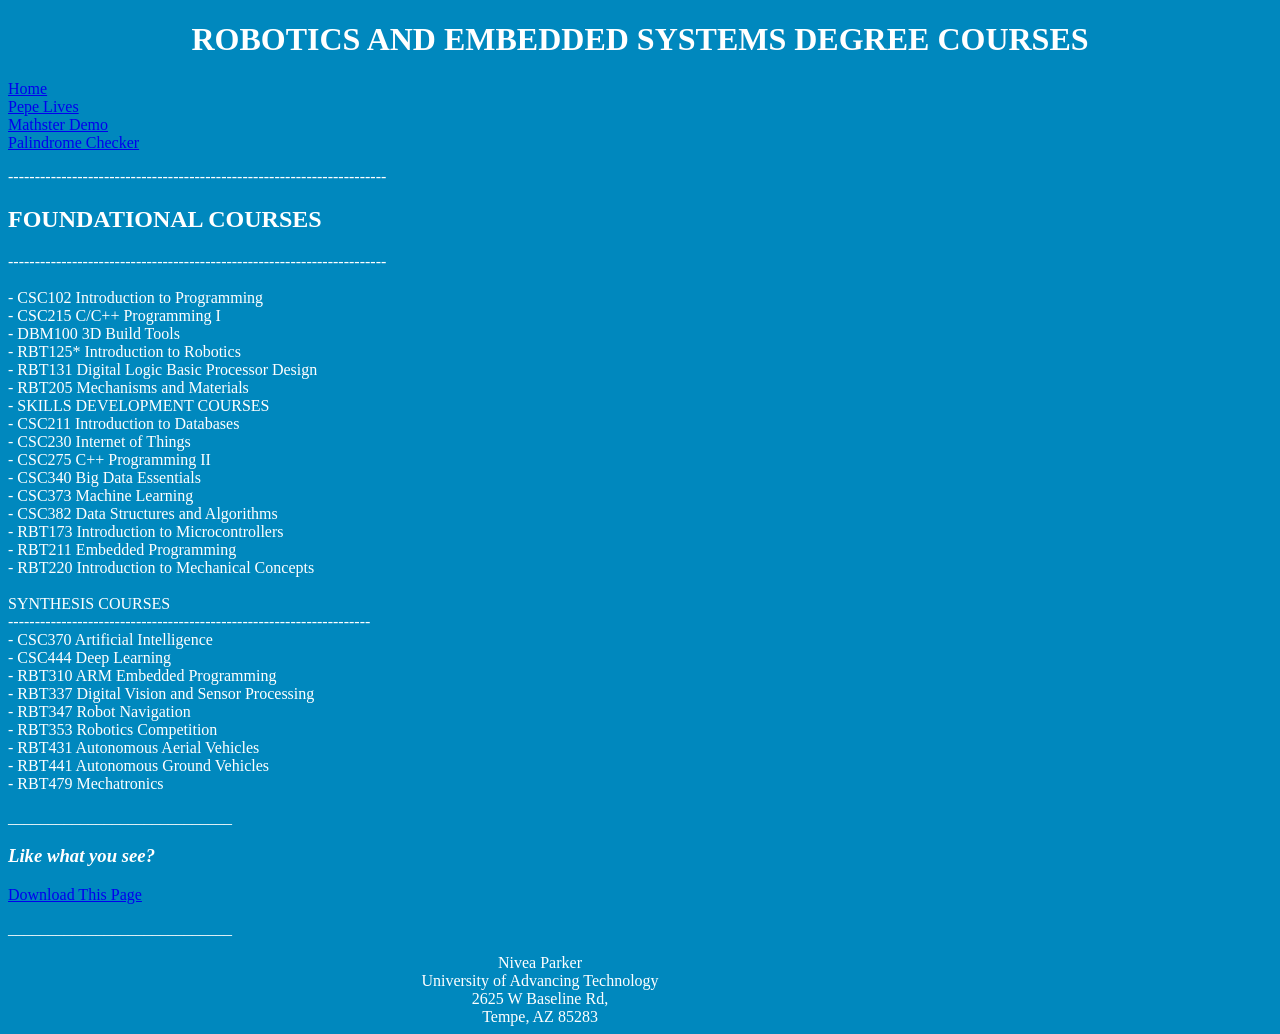
<file: downloads/University-Programming/boards.html>
<!DOCTYPE html>
<html> <!-- Nivea Parker -->
    <head> 
        <link rel="stylesheet" href="main.css">
        <!-- This is an HTML comment -->
    <Title> ROBOTICS AND EMBEDDED SYSTEMS DEGREE COURSES</Title>
    </head>
    <body>
        <!-- Adding navigation -->
        <header><h1>ROBOTICS AND EMBEDDED SYSTEMS DEGREE COURSES</h1>
        </header>
        <p>             
        <div class="topnav">
    <tr><td><a href="everything.html" id="home"> Home </a></td>
    <br>
    <tr><td><a href="index.html" id="pepe"> Pepe Lives </a></td>
    <br>
    <tr><td><a href="game.html" id="game"> Mathster Demo</a></td>
    <br>
    <tr><td><a href="strings.html" id="strings"> Palindrome Checker </a></td>
    <br>
    </tr>
    </table></p>
        -----------------------------------------------------------------------
        <!-- This is an HTML comment -->
        <h2>FOUNDATIONAL COURSES</h2>
        -----------------------------------------------------------------------<br>
        <br>
        <!-- This is an HTML comment -->
         - CSC102 Introduction to Programming
        <br>
        <!-- This is an HTML comment -->
        - CSC215 C/C++ Programming I
        <br>
        <!-- This is an HTML comment -->
        - DBM100 3D Build Tools
        <br>
        <!-- This is an HTML comment -->
        - RBT125* Introduction to Robotics
        <br>
        <!-- This is an HTML comment -->
        - RBT131 Digital Logic Basic Processor Design
        <br>
        <!-- This is an HTML comment -->
        - RBT205 Mechanisms and Materials
        <br>
        <!-- This is an HTML comment -->
        - SKILLS DEVELOPMENT COURSES
        <br>
        <!-- This is an HTML comment -->
        - CSC211 Introduction to Databases
        <br>
        <!-- This is an HTML comment -->
        - CSC230 Internet of Things
        <br>
        <!-- This is an HTML comment -->
        - CSC275 C++ Programming II
        <br>
        <!-- This is an HTML comment -->
        - CSC340 Big Data Essentials
        <br>
        <!-- This is an HTML comment -->
        - CSC373 Machine Learning
        <br>
        <!-- This is an HTML comment -->
        - CSC382 Data Structures and Algorithms
        <br>
        <!-- This is an HTML comment -->
        - RBT173 Introduction to Microcontrollers
        <br>
        <!-- This is an HTML comment -->
        - RBT211 Embedded Programming
        <br>
        <!-- This is an HTML comment -->
        - RBT220 Introduction to Mechanical Concepts
        <br>
        <br>
        <!-- This is an HTML comment -->
        SYNTHESIS COURSES
        <br>
        --------------------------------------------------------------------
        <br>
        <!-- This is an HTML comment -->
        - CSC370 Artificial Intelligence
        <br>
        <!-- This is an HTML comment -->
        - CSC444 Deep Learning
        <br>
        <!-- This is an HTML comment -->
        - RBT310 ARM Embedded Programming
        <br>
        <!-- This is an HTML comment -->
        - RBT337 Digital Vision and Sensor Processing
        <br>
        <!-- This is an HTML comment -->
        - RBT347 Robot Navigation
        <br>
        <!-- This is an HTML comment -->
        - RBT353 Robotics Competition
        <br>
        <!-- This is an HTML comment -->
        - RBT431 Autonomous Aerial Vehicles
        <br>
        <!-- This is an HTML comment -->
        - RBT441 Autonomous Ground Vehicles
        <br>
        <!-- This is an HTML comment -->
        - RBT479 Mechatronics
        <br>
        <p>____________________________</p>
        <!-- Added download button -->
        <h3><i> Like what you see?</i></h3>
        <a href="boards.html" download="boards.html">Download This Page</a>
        <p>____________________________</p>
        <footer> 
            Nivea Parker
            <br>
            University of Advancing Technology
            <br>
            2625 W Baseline Rd,
            <br> 
            Tempe, AZ 85283
            <br>
        </footer>
    </body>
</html>
</file>
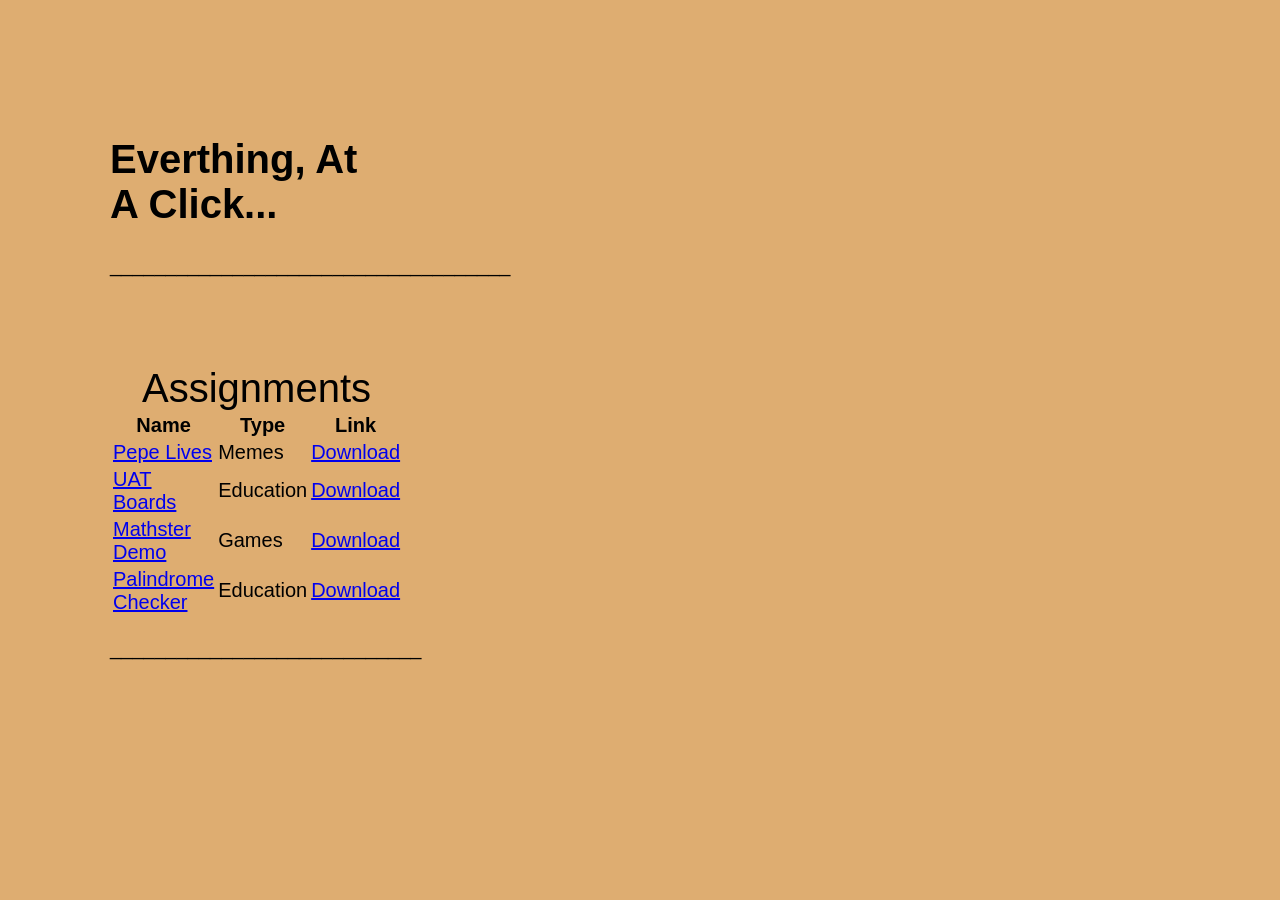
<file: downloads/University-Programming/everything.html>
<!DOCTYPE html>
<html lang="en">
<head>
    <link rel="stylesheet" href="everything.css">
    <meta charset="UTF-8">
    <meta name="viewport" content="width=device-width, initial-scale=1.0">
    <title>Welcome</title>
    <header><h1 id="title"> Everthing, At A Click...</h1></header>
<p>____________________________________</p>
    <table id="assignments">
        <caption element id="assign"> Assignments </caption>
        <tr>
            <th> Name </th>
            <th> Type </th>
            <th> Link </th> 
        </tr>
        <div class="topnav">
    <tr><td><a href="index.html" id="pepe"> Pepe Lives </a></td>
    <td> Memes </td>
    <td> <a href="index.html" download="index.html">Download</a></td>
    </tr>
    <br>
    <tr><td><a href="boards.html" id="boards"> UAT Boards </a></td>
    <td> Education </td>
    <td><a href="boards.html" download="boards.html">Download</a></td>
    </tr>
    <br>
    <tr><td><a href="game.html" id="game"> Mathster Demo</a></td>
    <td> Games </td>
    <td><a href="game.html" download="game.html">Download</a></td>
    </tr>
    <br>
    <tr><td><a href="strings.html" id="strings"> Palindrome Checker </a></td>
    <td> Education </td>
    <td><a href="strings.html" download="strings.html">Download</a></td>
    </tr>
    </table>
</head>
<footer>
    <p>____________________________</p>
</footer>
<body>
    
</body>
</html>
</file>
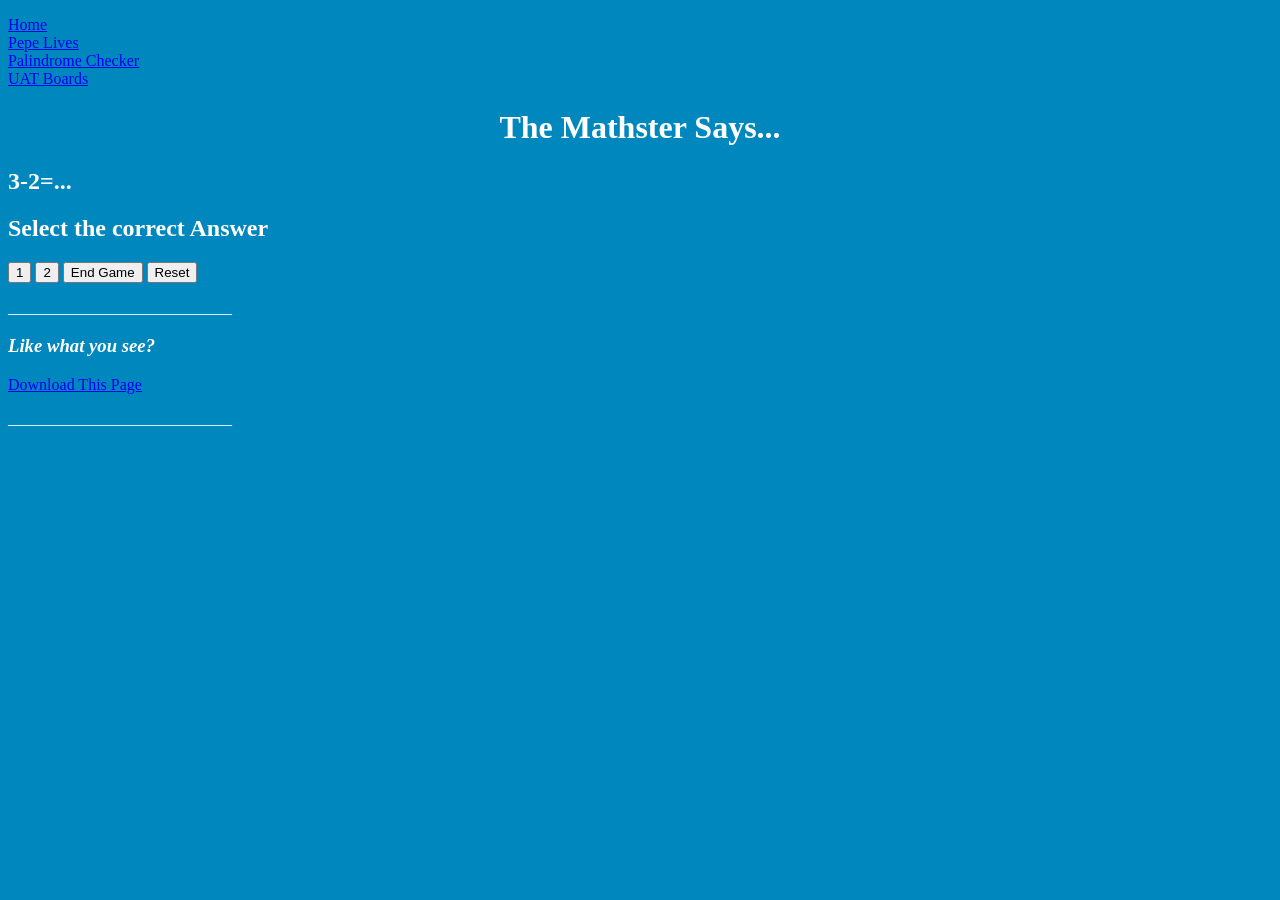
<file: downloads/University-Programming/game.html>
<!DOCTYPE html>
<html lang="en">
    <!-- Nivea Parker -->
<head>
    <meta charset="UTF-8">
    <meta name="viewport" content="width=device-width, initial-scale=1.0">
    <title>The Mathster Demo</title>
    <script src="code.js"></script>
    <!-- I made sure to link the js code to this page along with my main.css file -->
    <link rel="stylesheet" href="main.css" rel="stylesheet">
</head>
<body>
        <!-- Added navigation for the user-->
        <p>             
            <div class="topnav">
        <tr><td><a href="everything.html" id="home"> Home </a></td>
        <br>
        <tr><td><a href="index.html" id="pepe"> Pepe Lives </a></td>
        <br>
        <tr><td><a href="strings.html" id="strings"> Palindrome Checker </a></td>
        <br>
        <tr><td><a href="boards.html" id="boards"> UAT Boards </a></td>
        <br>
        </p>
        <!-- This is the title for my button game, I made sure to add an ID so I
         can change the text upoun clicking the right button -->
        <header><h1 id="game"> The Mathster Says...</h1></header>
        <!-- This is a very simple click the button game -->
        <h2 id="question"> 3-2=... </h2>
        <!-- This gives the user a chance to think twice about their selection -->
        <h2 id="correct"> Select the correct Answer</h2>
        <!-- Then the game starts here by clicking one of the 2 buttons.
         Clicking the 3rd will reset the game, refreshing the page -->
        <button id="true" onclick="updateText(true);"> 1 </button>
        <!-- I add a "1" button to my game -->
        <button id="false" onclick="updateText(false);"> 2</button>
        <!-- I also add a "2" button to create another choice for the user,
         a "this or that" type of situation -->
        <button id="next" onclick="updateText();"> End Game </button>
        <button id="reset" onclick="open (game.html)"> Reset </button>
        <!-- My last button is a "reset" button to reopen the game.html file again. -->
        <p>
            <p>____________________________</p>
        <!-- Added download button -->
        <h3><i> Like what you see?</i></h3>
        <a href="game.html" download="game.html">Download This Page</a>
        </p>
    </header>
    <p>____________________________</p>
    <footer> 
    </footer>
</body>
</html>
</file>
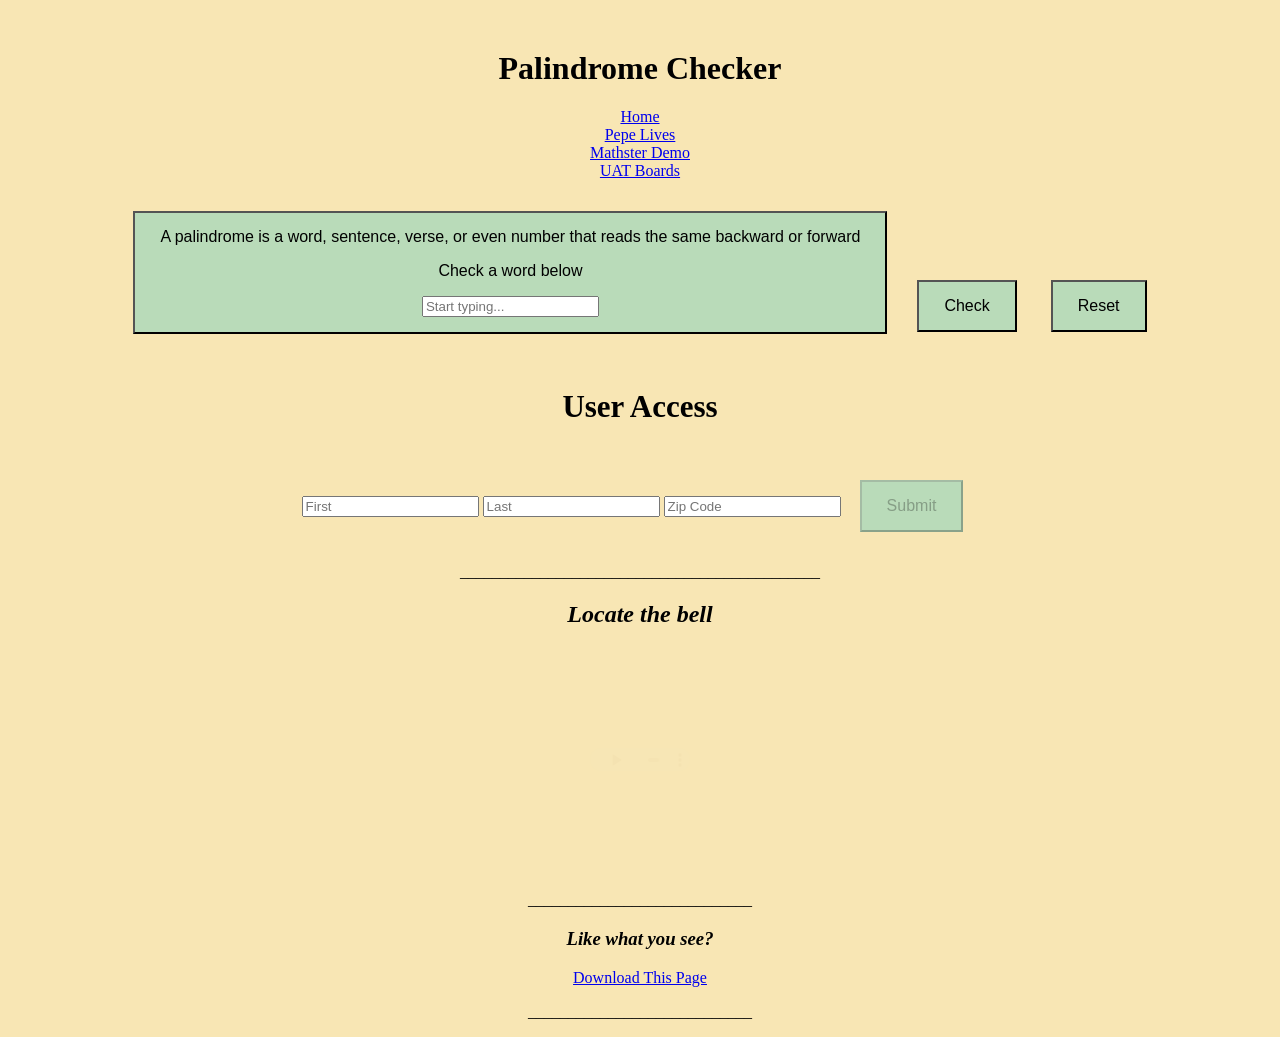
<file: downloads/University-Programming/strings.html>
<!--Nivea Parker -->
<!DOCTYPE html>
<html lang="en">
    <head>
    <!--The title of my page -->
    <title> Palindrome Checker</title>
<!--I added a script for the funtions to my buttons -->
<script src="stringcode.js"></script>
    <!--I added style to my webpage-->
    <style>
        body {
        background-color: #f8e6b4;
        color: #000000;
        font-family: Georgia, 'Times New Roman', Times, serif;
        text-align: center;
        margin-top: 50px;
        }
        button {
        margin: 15px;
        padding: 15px 25px;
        font-size: 16px;
        background-color: rgb(185, 219, 185);
        }
        #access {
            margin: 20px;
            padding: 20px;
            font-size: 31px;
        }
        #result {
        margin-top: 20px;
        font-size: 18px;
        }
        #audio {
                display: show;
                margin: 25px;
                padding: 75px;
                height: 23px;
                width: 100px;
                opacity: 1.35%;
        }
        </style>
    <!--The heading of my page -->
<body>
<p>
    <header><h1> Palindrome Checker</h1></header>
    <!--Added user navigation -->
    <p>             
            <div class="topnav">
        <tr><td><a href="everything.html" id="home"> Home </a></td>
        <br>
        <tr><td><a href="index.html" id="pepe"> Pepe Lives </a></td>
        <br>
        <tr><td><a href="game.html" id="game"> Mathster Demo</a></td>
        <br>
        <tr><td><a href="boards.html" id="boards"> UAT Boards </a></td>
        <br>
    </p>
    <!--My button commands on click and user input text area -->
    <button id="String">
        <div> 
        A palindrome is a word, sentence, verse, or even number that reads the same backward or forward 
        </div>
        <p id="bs"> Check a word below</p>
        <input id="inputp" type="input" placeholder="Start typing...">
        <button id="check" onclick="updateText()">Check</button> 
        <button id="reset" type="reset">Reset</button>
    <br>
        <!--My button commands on click and user input text area for user access and
        secret message -->
    <h3 id="access"> User Access</h3>
        <input id="user" type="text" placeholder="First">
        <input id="user1" type="text" placeholder="Last">
        <input id="myInput" type="input" placeholder="Zip Code">
        <button id="myButton" disabled>Submit</button>
    <br>
    <p>_____________________________________________</p>
    <!--When the bell is selected, it will ring forever until stopped -->
    <h2><i> Locate the bell</i></h2>
    <audio controls src="service-bell_daniel_simion.mp3" autoplay loop id="audio">
    </audio>
    <p>____________________________</p>
    <!-- Added download button -->
    <h3><i> Like what you see?</i></h3>
    <a href="strings.html" download="strings.html">Download This Page</a>
    </head>
    <p>____________________________</p>
    <footer> 
    </footer>
</body>
</html>
</file>
<file: hark.css>
/* Hark's design tokens and component styles. Each component's rules follow its @component comment. style-gates: data */

/* @component foundations */
/* Every component switches layout at one of three widths: 600px, below which a page takes a phone's
   spacing; 761px, from which two-up components (stats, checklists, pairs) sit side by side; and 900px,
   from which heads, steps, timelines, cards and the hero's callout take their desktop layout. Media
   queries cannot read custom properties, so each query writes one side of those widths, and
   TestKitStylesheetsShareThreeBreakpoints holds every kit file to them. */
:root {
  color-scheme: light dark;

  --text-primary: light-dark(#1d1d1f, #f5f5f7);         /* body text */
  --text-secondary: light-dark(#636366, #a1a1a6);       /* supporting grey text */
  --text-tertiary: light-dark(#1d1d1f4d, #f5f5f74d);    /* hollow dots, faint marks; never body text */
  --text-primary-on: light-dark(#f5f5f7, #1d1d1f);      /* text on --fill-primary */
  --text-secondary-on: light-dark(#aeaeb2, #5c5c60);    /* grey text on --fill-primary */
  --fill-primary: light-dark(#1d1d1f, #f5f5f7);         /* the strong fill: solid chips, the nav, the badge */
  --fill-primary-on: light-dark(#f5f5f7, #1d1d1f);      /* the page background */
  --fill-secondary: light-dark(#1d1d1f80, #f5f5f780);
  --fill-tertiary: light-dark(#e8e8ea, #2a2a2d);        /* the grey card, panel and row tint */
  --fill-segment: light-dark(#3a3a3c, #e2e2e4);         /* the nav's tab track */
  --fill-system-green: #00a665;                         /* status: done, ready */
  --fill-system-orange: #ff4d00;                        /* status: now, current */
  --fill-system-red: light-dark(#da2f35, #f1555b);      /* status: blocked, error */
  --transparent-primary: light-dark(#1d1d1f4d, #f5f5f74d);
  --stroke-primary: light-dark(#1d1d1f24, #f5f5f724);   /* strong hairline */
  --stroke-secondary: light-dark(#1d1d1f12, #f5f5f712); /* faint hairline between rows */
  --stroke-primary-on: light-dark(#f5f5f71a, #1d1d1f1a);
  --stroke-composer: light-dark(#f5f5f780, #1d1d1f80);  /* the callout's glass edge */
  --stroke-system-orange: #ff4d0026;
  --hover-wash: light-dark(#1d1d1f0d, #f5f5f70d);
  --hover-wash-primary-on: light-dark(#f9f9fa26, #1d1d1f14);

  /* The hero is light text over a dark photo in both themes. */
  --hero-surface: #161f39;
  --hero-text: #f5f5f7;
  --hero-text-muted: #f5f5f7cc;
  --hero-scrim-strong: rgb(22 31 57 / 0.78);
  --hero-scrim-soft: rgb(22 31 57 / 0.3);
  --hero-scrim-side: rgb(22 31 57 / 0.45);
  --hero-glass: rgb(22 31 57 / 0.42);
  --hero-glass-faint: rgb(22 31 57 / 0.35);
  --hero-glass-stroke: rgb(245 245 247 / 0.28);

  --mat-regular: light-dark(rgb(255 255 255 / 0.56), rgb(29 29 31 / 0.55));
  --mat-thin: light-dark(rgb(255 255 255 / 0.22), rgb(29 29 31 / 0.4));
  --mat-agent: light-dark(rgb(255 255 255 / 0.84), rgb(29 29 31 / 0.66));
  --mat-inverse: color-mix(in srgb, var(--fill-primary) 86%, transparent);  /* the nav: dark on light, light on dark */
  --hark-blur: blur(50px) saturate(1.6);
  --hark-shadow: 0 8px 40px #1d1d1f1f;

  --sans: "GT Standard", "GT Standard L", "Geist", -apple-system, BlinkMacSystemFont, "Helvetica Neue", sans-serif;
  --lh: 1.3;                                            /* every text style is 130% */
  --weight-light: 300;
  --weight-regular: 400;
  --weight-medium: 500;
  --weight-bold: 600;
  --size-caption: 12px;                                 /* the smallest text allowed */
  --size-meta: 13px;
  --size-small: 14px;
  --size-body: 15px;
  --size-prose: 16px;
  --size-heading: 20px;
  --size-figure: clamp(24px, 3vw, 32px);
  --size-title: clamp(26px, 3vw, 32px);
  --size-display: clamp(34px, 5vw, 48px);
  --size-lede: clamp(16px, 1.7vw, 20px);

  --type-caption: var(--weight-regular) var(--size-caption)/var(--lh) var(--sans);
  --type-tag: var(--weight-medium) var(--size-caption)/var(--lh) var(--sans);
  --type-small: var(--weight-regular) var(--size-small)/var(--lh) var(--sans);
  --type-label: var(--weight-medium) var(--size-small)/var(--lh) var(--sans);
  --type-body: var(--weight-regular) var(--size-body)/var(--lh) var(--sans);
  --type-body-strong: var(--weight-medium) var(--size-body)/var(--lh) var(--sans);
  --type-heading: var(--weight-medium) var(--size-heading)/var(--lh) var(--sans);
  --type-lede: var(--weight-medium) var(--size-lede)/var(--lh) var(--sans);
  --type-figure: var(--weight-regular) var(--size-figure)/var(--lh) var(--sans);
  --type-title: var(--weight-regular) var(--size-title)/var(--lh) var(--sans);
  --type-display: var(--weight-medium) var(--size-display)/var(--lh) var(--sans);
  --type-numeral: var(--weight-regular) 48px/1 var(--sans);

  --r-s: 12px;
  --r-m: 16px;
  --r-l: 24px;
  --r-xl: 32px;
  --r-pill: 100px;

  --ease-out: cubic-bezier(0.23, 1, 0.32, 1);
  --dur-quick: 160ms;

  --page-max: 1120px;
  --gutter: clamp(16px, 3vw, 32px);                     /* the page's side padding */
  --tap: 44px;                                          /* the smallest touch target */
}
:root[data-theme="light"] { color-scheme: light; }
:root[data-theme="dark"] { color-scheme: dark; }

* { box-sizing: border-box; }
/* The page keeps its own bounce but never hands a fling on: a page is framed in Hark's /site
   page, and a fling past its top would otherwise carry on into that page and drag the frame down. */
html, body { overscroll-behavior-y: contain; }
html { -webkit-text-size-adjust: 100%; scroll-behavior: smooth; }
@media (prefers-reduced-motion: reduce) { html { scroll-behavior: auto; } }

/* The page background lives on body and html stays transparent, so the browser paints the whole
   canvas, and the band a bounce reveals, in body's color, including a page's own override of it. */
body {
  margin: 0;
  background: var(--fill-primary-on);
  color: var(--text-primary);
  font: var(--type-body);
  -webkit-font-smoothing: antialiased;
  overflow-x: hidden;
}

img { max-width: 100%; display: block; }
figure { margin-inline: 0; }
a { color: inherit; }
b, strong { font-weight: var(--weight-bold); }
p { margin: 0; text-wrap: pretty; }
h1, h2, h3 { margin: 0; text-wrap: balance; }
small { font-size: max(var(--size-caption), 0.85em); }
.sub { color: var(--text-secondary); }

:focus-visible { outline: 2px solid var(--fill-primary); outline-offset: 3px; border-radius: 6px; }

/* @component page */
.page {
  max-width: var(--page-max);
  margin: 0 auto;
  padding-inline: var(--gutter);
  padding-block: 12px 40px;
  display: grid;
  grid-template-columns: minmax(0, 1fr);
  gap: 16px;
}
.main { display: grid; grid-template-columns: minmax(0, 1fr); gap: 16px; min-width: 0; }

.glass {
  background: var(--mat-inverse);
  -webkit-backdrop-filter: var(--hark-blur);
  backdrop-filter: var(--hark-blur);
  border: 1px solid var(--stroke-primary-on);
}
.nav {
  position: sticky;
  top: calc(env(safe-area-inset-top, 0px) + 12px);
  z-index: 20;
  justify-self: center;
  max-width: 100%;
  display: flex;
  align-items: center;
  gap: 6px;
  padding: 5px;
  border-radius: var(--r-pill);
  box-shadow: var(--hark-shadow);
}
.nav :focus-visible { outline-color: var(--fill-primary-on); }
.seg {
  display: flex;
  min-width: 0;
  overflow-x: auto;
  scrollbar-width: none;
  border-radius: var(--r-pill);
  background: var(--fill-segment);
}
.seg::-webkit-scrollbar { display: none; }
.seg a {
  flex: none;
  padding: 8px 14px;
  border-radius: var(--r-pill);
  font: var(--type-label);
  color: var(--text-secondary-on);
  text-decoration: none;
  white-space: nowrap;
}
.seg a:hover { color: var(--text-primary-on); }
/* The active tab carries its own fill so its text is measured against it. */
.seg a[aria-current="true"] { background: var(--fill-primary-on); color: var(--text-primary); }
.theme-btn {
  flex: none;
  width: 36px; height: 36px;
  display: grid;
  place-items: center;
  border: 0;
  border-radius: 50%;
  background: var(--hover-wash-primary-on);
  color: var(--text-primary-on);
  cursor: pointer;
}
.theme-btn:hover { box-shadow: inset 0 0 0 100px var(--hover-wash-primary-on); }
.theme-btn::before { content: ""; width: 14px; height: 14px; border-radius: 50%; box-shadow: inset 0 0 0 1.5px currentColor; background: linear-gradient(to right, light-dark(currentColor, transparent) 50%, light-dark(transparent, currentColor) 50%); }
@media (max-width: 599px) {
  .seg a { display: flex; align-items: center; min-height: var(--tap); }
  .theme-btn { width: var(--tap); height: var(--tap); }
}

/* @component footer */
.foot {
  display: flex;
  flex-wrap: wrap;
  align-items: center;
  justify-content: space-between;
  gap: 16px 24px;
  padding-top: 24px;
  border-top: 1px solid var(--stroke-secondary);
  font-size: var(--size-small);
  color: var(--text-secondary);
}
.foot strong { color: var(--text-primary); }
.foot nav { display: flex; flex-wrap: wrap; gap: 6px; }
.foot nav a {
  padding: 6px 12px;
  border-radius: var(--r-pill);
  background: var(--fill-tertiary);
  color: var(--text-primary);
  font: var(--type-tag);
  text-decoration: none;
}
.foot nav a:hover { box-shadow: inset 0 0 0 100px var(--hover-wash); }
.badge {
  display: inline-flex;
  align-items: center;
  gap: 10px;
  padding: 12px 16px;
  border-radius: var(--r-xl);
  background: var(--fill-primary);
  color: var(--text-primary-on);
  box-shadow: var(--hark-shadow);
  font: var(--weight-medium) var(--size-body)/1.1 var(--sans);
  text-decoration: none;
}
.badge:hover { box-shadow: var(--hark-shadow), inset 0 0 0 100px var(--hover-wash-primary-on); }
.hark-mark { display: inline-grid; place-items: center; }
.hark-mark svg { display: block; }
@media (max-width: 599px) {
  .foot nav a { display: inline-flex; align-items: center; min-height: var(--tap); min-width: var(--tap); }
  .badge { min-height: var(--tap); }
}

/* @component chip */
.chip {
  display: inline-flex;
  align-items: center;
  gap: 6px;
  padding: 4px 10px 4px 8px;
  border-radius: var(--r-pill);
  font: var(--type-tag);
  max-width: 100%;
  background: var(--fill-tertiary);
  color: var(--text-secondary);
  vertical-align: middle;
}
.chip::before {
  content: "";
  width: 7px; height: 7px;
  border-radius: 50%;
  flex: none;
  box-shadow: inset 0 0 0 1.5px var(--text-tertiary);
}
.chip--solid { background: var(--fill-primary); color: var(--text-primary-on); }
.chip--solid::before { background: var(--fill-system-green); box-shadow: none; }
td .chip { white-space: nowrap; }
/* @component dot */
.dot {
  display: inline-flex;
  align-items: center;
  gap: 6px;
  margin-top: 4px;
  font: var(--type-tag);
  color: var(--text-primary);
}
.dot::before { content: ""; width: 7px; height: 7px; border-radius: 50%; background: var(--fill-system-green); }
tbody th .dot { display: flex; width: fit-content; }
/* @component pill */
.pill {
  display: inline-block;
  padding: 1px 8px;
  border-radius: var(--r-pill);
  background: var(--fill-tertiary);
  color: var(--text-secondary);
  font: var(--type-tag);
  white-space: normal;
  vertical-align: 1px;
}
/* @component button, link and links */
.btn {
  display: inline-flex;
  align-items: center;
  gap: 6px;
  min-height: 30px;
  padding: 5px 12px;
  border-radius: var(--r-s);
  background: var(--fill-primary-on);
  color: var(--text-primary);
  border: 1px solid var(--stroke-primary);
  font: var(--type-tag);
  text-decoration: none;
  max-width: 100%;
  transition: box-shadow var(--dur-quick) ease;
}
.btn:hover { box-shadow: inset 0 0 0 100px var(--hover-wash); }
.btn[target="_blank"]::after { content: "\2197"; font-size: 11px; color: var(--text-secondary); }
.link {
  color: var(--text-primary);
  text-decoration: underline;
  text-decoration-color: var(--stroke-primary);
  text-underline-offset: 3px;
  max-width: 100%;
  overflow-wrap: anywhere;
}
.link:hover { text-decoration-color: currentColor; }
.links { display: flex; flex-wrap: wrap; gap: 8px; }
@media (pointer: coarse), (max-width: 599px) { .btn { min-height: var(--tap); padding-inline: 14px; } }

/* A button that asks Hark is the page's primary capsule. Once it sends, Hark
   writes a check and "Sent to Hark" into it, and it turns secondary. A press
   that does not send shows a short notice in place of its words for a moment. */
.btn[data-hark-action] {
  justify-content: center;
  gap: 8px;
  min-height: 48px;
  padding: 0 20px;
  border: 0;
  border-radius: var(--r-pill);
  background: var(--fill-primary);
  color: var(--text-primary-on);
  font: var(--type-body-strong);
  text-align: center;
  white-space: nowrap;
  cursor: pointer;
  transition: box-shadow var(--dur-quick) ease, transform var(--dur-quick) ease;
}
.btn[data-hark-action]:hover { box-shadow: inset 0 0 0 100px var(--hover-wash-primary-on); }
.btn[data-hark-action]:active { transform: scale(0.97); }
.btn[data-hark-action] svg { flex: none; }
.btn[data-hark-action][data-hark-state="sent"] { background: var(--fill-tertiary); color: var(--text-primary); box-shadow: none; }

[data-hark-action][data-hark-state="sending"] { opacity: 0.6; pointer-events: none; }
[data-hark-action][data-hark-state="sent"] { pointer-events: none; cursor: default; }
@media (max-width: 599px) {
  .link { display: inline-flex; align-items: center; min-width: var(--tap); min-height: var(--tap); margin: -13px 0; vertical-align: middle; }
}
/* @component text and fineprint */
.prose { display: grid; gap: 12px; max-width: 68ch; font-size: var(--size-prose); }
.fineprint { font-size: var(--size-small); color: var(--text-secondary); max-width: 70ch; }
/* @component hero */
.hero {
  position: relative;
  min-height: clamp(320px, 46vh, 480px);
  border-radius: var(--r-xl);
  overflow: hidden;
  display: flex;
  align-items: flex-end;
  color: var(--hero-text);
  isolation: isolate;
  box-shadow: var(--hark-shadow);
  background: var(--hero-surface);
}
/* Without a photo the hero is as tall as its copy, so the callout sits beside the copy instead of over it. */
.hero:not(:has(.hero__img)) { min-height: 0; background: var(--hero-surface) center / cover no-repeat; }
.hero:not(:has(.hero__img))::after { background: linear-gradient(to right, var(--hero-scrim-side) 0%, transparent 60%); }
@media (min-width: 900px) {
  .hero:not(:has(.hero__img)) > .callout { position: static; flex: none; align-self: flex-start; margin: clamp(16px, 2.4vw, 24px) clamp(16px, 2.4vw, 24px) clamp(16px, 2.4vw, 24px) auto; }
}
.hero__img {
  position: absolute;
  inset: 0;
  width: 100%;
  height: 100%;
  object-fit: cover;
  object-position: 40% 60%;
  z-index: -2;
}
.hero::after {
  content: "";
  position: absolute;
  inset: 0;
  z-index: -1;
  background:
    linear-gradient(to top, var(--hero-scrim-strong) 0%, var(--hero-scrim-soft) 42%, transparent 66%),
    linear-gradient(to right, var(--hero-scrim-side) 0%, transparent 60%);
}
.hero__copy {
  display: grid;
  gap: 14px;
  max-width: 40rem;
  padding: clamp(24px, 4vw, 48px);
  padding-bottom: clamp(28px, 3.4vw, 44px);
}
.hero__eyebrow {
  justify-self: start;
  padding: 6px 12px;
  border-radius: var(--r-pill);
  background: var(--hero-glass);
  border: 1px solid var(--hero-glass-stroke);
  -webkit-backdrop-filter: var(--hark-blur);
  backdrop-filter: var(--hark-blur);
  font: var(--type-label);
}
.hero h1 { font: var(--type-display); letter-spacing: 0; }
.hero h1 em { font-style: normal; }
.hero__sub { font: var(--type-lede); max-width: 34ch; }
.hero__meta { font-size: var(--size-small); color: var(--hero-text-muted); }
.hero__credit {
  position: absolute;
  right: clamp(20px, 3vw, 32px);
  bottom: 16px;
  padding: 4px 10px;
  border-radius: var(--r-pill);
  background: var(--hero-glass-faint);
  -webkit-backdrop-filter: var(--hark-blur);
  backdrop-filter: var(--hark-blur);
  font: var(--type-caption);
  color: var(--hero-text-muted);
}
/* A callout overlays the photo's top corner, so the hero keeps room for it above the copy. */
@media (min-width: 900px) { .hero:has(> .callout) { min-height: clamp(420px, 56vh, 560px); } }
.hero > .callout {
  position: absolute;
  top: clamp(16px, 2.4vw, 24px);
  right: clamp(16px, 2.4vw, 24px);
  width: min(320px, calc(100% - 32px));
}
@media (max-width: 899px) {
  .hero { flex-direction: column; justify-content: flex-end; align-items: stretch; min-height: 0; }
  .hero__img { object-position: 22% 50%; }
  .hero__copy { padding-top: 140px; padding-bottom: 28px; }
  .hero:not(:has(.hero__img)) .hero__copy { padding-top: clamp(24px, 4vw, 48px); }
  .hero__credit { top: 16px; right: 16px; bottom: auto; }
  .hero > .callout { position: static; width: auto; margin: 0 12px 12px; }
}
/* On a phone the title starts higher, so the first screen reaches the stats. */
@media (max-width: 599px) { .hero__copy { padding-top: 88px; padding-bottom: 20px; } }
/* @component callout */
.callout {
  max-width: 420px;
  display: grid;
  gap: 10px;
  padding: 16px 18px 18px;
  border-radius: var(--r-l);
  background: var(--mat-agent);
  -webkit-backdrop-filter: var(--hark-blur);
  backdrop-filter: var(--hark-blur);
  border: 1px solid var(--stroke-composer);
  box-shadow: var(--hark-shadow);
  color: var(--text-primary);
  font-size: var(--size-small);
}
.callout__head { display: flex; align-items: center; gap: 8px; color: var(--text-secondary); font-weight: var(--weight-medium); }
.callout__head svg { color: var(--text-primary); }
.callout__lead { font-size: var(--size-body); }
.callout .fineprint { font-size: var(--size-caption); }
.callout .btn { justify-self: start; }
/* @component stats */
.stats { display: grid; grid-auto-flow: column; grid-auto-columns: minmax(0, 1fr); padding-top: 8px; }
.stat {
  display: grid;
  grid-template-rows: 1fr auto;
  gap: 4px;
  padding: 12px 24px;
  border-left: 1px solid var(--stroke-secondary);
}
.stat:first-child { border-left: 0; padding-left: 0; }
.stat__fig { font: var(--type-figure); font-variant-numeric: tabular-nums; }
.stat__label { font-size: var(--size-small); color: var(--text-secondary); }
@media (max-width: 760px) {
  .stats { grid-auto-flow: row; grid-template-columns: auto minmax(0, 1fr); column-gap: 12px; padding-top: 0; }
  .stat { grid-column: 1 / -1; grid-template-columns: subgrid; align-items: baseline; gap: 12px; padding: 14px 0; border-left: 0; border-top: 1px solid var(--stroke-secondary); }
  .stat:first-child { border-top: 0; }
}
/* On a phone the stats sit two to a row, figure over label. */
@media (max-width: 599px) {
  .stats { grid-template-columns: repeat(2, minmax(0, 1fr)); column-gap: 0; }
  .stat { grid-column: auto; grid-template-columns: none; gap: 2px; padding: 12px 0; }
  .stat:nth-child(2) { border-top: 0; }
  .stat:nth-child(even) { padding-left: 16px; border-left: 1px solid var(--stroke-secondary); }
  .stat__fig { font-size: 26px; line-height: 1.15; }
  .stat__label { font-size: var(--size-caption); }
}
/* @component section */
.section {
  padding-block: clamp(40px, 6vw, 72px) clamp(16px, 2vw, 24px);
  border-top: 1px solid var(--stroke-secondary);
  scroll-margin-top: calc(env(safe-area-inset-top, 0px) + 72px); /* Clears the sticky .nav: its top offset plus its tallest height, 56px. */
  min-width: 0;
}
.section > * + * { margin-top: clamp(20px, 2.4vw, 28px); }
.section > .head + * { margin-top: 0; }
.head {
  display: grid;
  grid-template-columns: minmax(0, 1.65fr) minmax(0, 1fr);
  gap: 10px 40px;
  align-items: end;
  margin-bottom: clamp(24px, 3vw, 36px);
}
.head__eyebrow { grid-column: 1 / -1; font: var(--type-label); color: var(--text-secondary); }
.head h2 { font: var(--type-title); }
.head__sub { justify-self: end; font-size: var(--size-body); color: var(--text-secondary); max-width: 44ch; text-align: right; }
@media (max-width: 899px) { .head { grid-template-columns: 1fr; } .head__sub { justify-self: start; text-align: left; } }
/* @component table */
.table-wrap { margin-inline: -12px; padding-inline: 12px; overflow-x: auto; }
table { width: 100%; border-collapse: collapse; font: var(--type-small); font-variant-numeric: tabular-nums; }
caption { text-align: left; font: var(--type-caption); color: var(--text-secondary); padding: 0 0 10px; }
th, td { text-align: left; vertical-align: top; padding: 12px; border-bottom: 1px solid var(--stroke-secondary); }
th:first-child, td:first-child { padding-left: 0; }
th:last-child, td:last-child { padding-right: 0; }
thead th {
  font: var(--type-tag);
  color: var(--text-secondary);
  border-bottom-color: var(--stroke-primary);
  padding-top: 0;
  padding-bottom: 8px;
  white-space: nowrap;
}
tbody th { font-weight: var(--weight-bold); }
tbody tr:last-child > * { border-bottom: 0; }
.rowhead { white-space: nowrap; }
td small, th small { display: block; font: var(--type-caption); color: var(--text-secondary); margin-top: 2px; }
td.num { font-weight: var(--weight-bold); white-space: nowrap; }
td.num small { white-space: normal; }
.muted { color: var(--text-secondary); }
tr.is-highlight > * { background: var(--fill-tertiary); }
tr.is-highlight > :first-child { box-shadow: -12px 0 var(--fill-tertiary); }
tr.is-highlight > :last-child { box-shadow: 12px 0 var(--fill-tertiary); }
.after-table { margin-top: 20px; padding-inline: 12px; }
@media (max-width: 599px) {
  .table-wrap table, .table-wrap tbody, .table-wrap tr, .table-wrap th, .table-wrap td { display: block; }
  .table-wrap thead { display: none; }
  .table-wrap caption { display: block; text-align: left; }
  /* A row is its name on top, then its cells wrapped three or four to a line, each label over its value. */
  .table-wrap tbody tr { display: flex; flex-wrap: wrap; gap: 8px 20px; padding: 14px 0; border-bottom: 1px solid var(--stroke-secondary); }
  .table-wrap tbody tr.is-highlight { margin-inline: -12px; padding-inline: 12px; background: var(--fill-tertiary); }
  .table-wrap tbody tr.is-highlight > * { background: none; box-shadow: none; }
  .table-wrap tbody tr > * { border-bottom: 0; padding: 0; }
  .table-wrap tbody tr > th { flex: 1 0 100%; }
  .table-wrap tbody td.is-empty { display: none; }
  .table-wrap tbody td[data-label]::before { content: attr(data-label); display: block; color: var(--text-secondary); font-size: var(--size-caption); font-weight: var(--weight-regular); line-height: 1.3; }
  .table-wrap tbody td:has(> .link:only-child) { align-self: end; }
  .table-wrap tbody td:has(> .link:only-child)::before { display: none; }
  .rowhead { white-space: normal; }
}
/* @component compare */
.compare { margin-inline: -12px; overflow-x: auto; scroll-snap-type: x mandatory; }
.compare table { table-layout: fixed; min-width: calc(var(--compare-cols, 3) * 200px); }
.compare th, .compare td { scroll-snap-align: start; padding-inline: 12px; }
.compare thead th { font: var(--type-body-strong); color: var(--text-primary); white-space: normal; padding-top: 0; padding-bottom: 14px; border-bottom-color: var(--stroke-secondary); }
/* On light tiles a white product backdrop blends into the grey. */
.compare__media { position: relative; display: grid; grid-template: minmax(0, 1fr) / minmax(0, 1fr); place-items: center; width: 100%; aspect-ratio: 4 / 3; max-height: 240px; margin: 0 0 12px; padding: 16px; border-radius: var(--r-m); background: var(--fill-tertiary); }
.compare__media img { max-width: 100%; max-height: 100%; mix-blend-mode: multiply; }
/* A photo of a place or a room fills its frame instead of fitting whole. */
.compare .compare__media.compare__media--photo { padding: 0; overflow: hidden; background: var(--fill-tertiary); }
.compare .compare__media.compare__media--photo img { position: absolute; inset: 0; width: 100%; height: 100%; max-width: none; max-height: none; object-fit: cover; mix-blend-mode: normal; }
.compare thead th > .chip { display: flex; width: fit-content; margin-top: 8px; }
.compare:has(.compare__media) thead th:not(:has(.compare__media))::before { content: ""; display: block; width: 100%; aspect-ratio: 4 / 3; max-height: 240px; margin-bottom: 12px; border-radius: var(--r-m); background: var(--fill-tertiary); }
:root[data-theme="dark"] .compare__media img { mix-blend-mode: normal; border-radius: var(--r-s); }
@media (prefers-color-scheme: dark) { :root:not([data-theme="light"]) .compare__media img { mix-blend-mode: normal; border-radius: var(--r-s); } }
/* The header column shrinks to nothing on screen but stays in the table, so screen readers keep each value's row header. */
.js .compare tbody th[scope="row"], .js .compare thead td:first-child { width: 0; padding: 0; border: 0; overflow: hidden; clip-path: inset(50%); white-space: nowrap; }
.js .compare td[data-label]::before { content: attr(data-label); content: attr(data-label) / ""; display: block; margin-bottom: 4px; font: var(--type-caption); color: var(--text-secondary); }
/* On a phone two options show side by side, and the rest are a swipe away. */
@media (max-width: 599px) { .compare table { min-width: calc(var(--compare-cols, 3) * 46vw); } .compare th, .compare td { padding-inline: 8px; } }
/* @component steps */
.step {
  display: grid;
  grid-template-columns: 112px minmax(0, 1fr) minmax(220px, 0.78fr);
  gap: 16px 28px;
  padding: 28px 0;
  border-bottom: 1px solid var(--stroke-secondary);
}
.step > * { min-width: 0; }
.steps > .step:last-child { border-bottom: 0; }
.step p + p { margin-top: 8px; }
.step__num { font: var(--type-numeral); color: var(--text-primary); font-variant-numeric: tabular-nums; }
.step__eyebrow { margin-top: 8px; font: var(--type-label); color: var(--text-secondary); }
.step h3 { font: var(--type-heading); margin-bottom: 12px; }
.step__pills { list-style: none; margin: 0 0 14px; padding: 0; display: flex; flex-wrap: wrap; gap: 6px; }
.step__pills li {
  padding: 4px 10px;
  border-radius: var(--r-pill);
  border: 1px solid var(--stroke-primary);
  font-size: var(--size-meta);
  color: var(--text-secondary);
  max-width: 100%;
}
.step__pills b { color: var(--text-primary); font-weight: var(--weight-bold); }
.step__panel {
  align-self: start;
  margin: 0;
  padding: 16px 18px;
  border-radius: var(--r-m);
  background: var(--fill-tertiary);
  font-size: var(--size-small);
}
.step__panel dt { font-size: var(--size-caption); color: var(--text-secondary); margin-bottom: 2px; }
.step__panel dd { margin: 0 0 12px; }
.step__panel dd:last-child { margin-bottom: 0; }
.step__panel .fineprint { display: block; margin-top: 6px; font-size: var(--size-caption); }
.step__panel .btn { margin-top: 8px; }
.step__figure { grid-column: 2 / span 2; margin: 0; }
.step__figure img { width: 100%; height: clamp(200px, 26vw, 320px); object-fit: cover; border-radius: var(--r-m); }
.step__figure figcaption { font-size: var(--size-caption); color: var(--text-secondary); padding-top: 10px; }
@media (min-width: 900px) {
  .step:not(:has(> .step__panel)) { grid-template-columns: 112px minmax(0, 1fr); }
  .step:not(:has(> .step__panel)) > .step__figure { grid-column: 2; }
}
@media (max-width: 899px) {
  .step { grid-template-columns: minmax(0, 1fr); gap: 14px; }
  .step__figure { grid-column: 1; }
  .step__intro { display: flex; align-items: baseline; gap: 14px; }
  .step__num { font-size: 40px; }
  .step__eyebrow { margin-top: 0; }
}
/* @component checklist */
.checklist { display: grid; grid-template-columns: minmax(0, 1.4fr) auto minmax(0, 1fr); column-gap: 20px; list-style: none; margin: 0; padding: 0; }
.checklist:not(:has(.checklist__note)) { grid-template-columns: minmax(0, 1fr) auto; }
.checklist > li {
  display: grid;
  grid-column: 1 / -1;
  grid-template-columns: subgrid;
  row-gap: 8px;
  align-items: center;
  padding: 14px 0;
  border-bottom: 1px solid var(--stroke-secondary);
}
.checklist > li:last-child { border-bottom: 0; }
.checklist__item { grid-column: 1; font-weight: var(--weight-bold); }
.checklist > li > .chip { grid-column: 2; justify-self: start; }
.checklist:not(:has(.checklist__note)) > li > .chip { justify-self: end; }
.checklist__item small { display: block; font-weight: var(--weight-regular); font-size: var(--size-caption); color: var(--text-secondary); margin-top: 2px; }
.checklist__note { grid-column: 3; font-size: var(--size-small); color: var(--text-secondary); }
.checklist > li.is-done .checklist__item { text-decoration: line-through; text-decoration-color: var(--text-tertiary); }
/* A row's own button sits in a last column, so each booking is pressed where it is listed. */
.checklist:has(> li > .btn) { grid-template-columns: minmax(0, 1.4fr) auto minmax(0, 1fr) auto; }
.checklist:has(> li > .btn):not(:has(.checklist__note)) { grid-template-columns: minmax(0, 1fr) auto auto; }
.checklist > li > .btn { grid-column: -2; justify-self: end; }
.checklist > li > .btn[data-hark-action] { min-height: 36px; padding: 0 16px; font: var(--type-label); white-space: nowrap; }
@media (max-width: 760px) {
  .checklist, .checklist:has(> li > .btn), .checklist:has(> li > .btn):not(:has(.checklist__note)) { grid-template-columns: minmax(0, 1fr) auto; }
  .checklist > li > .chip { justify-self: end; }
  .checklist__note { grid-column: 1 / -1; }
  .checklist > li:has(> .btn) > .checklist__note { grid-column: 1; }
  .checklist > li > .btn { grid-column: 2; justify-self: end; }
}
/* @component breakdown */
.breakdown { max-width: 720px; }
@media (min-width: 900px) { .section > .breakdown, .section > .aside { max-width: calc((100% - 40px) * 1.65 / 2.65); } }
.breakdown dl { margin: 0; }
.breakdown .row {
  display: flex;
  align-items: baseline;
  justify-content: space-between;
  gap: 16px;
  padding: 14px 0;
  border-bottom: 1px solid var(--stroke-secondary);
}
.breakdown dt { font-size: var(--size-body); }
.breakdown dt small { display: block; color: var(--text-secondary); font-size: var(--size-meta); margin-top: 2px; }
.breakdown dd { margin: 0; font-weight: var(--weight-bold); font-size: var(--size-body); white-space: nowrap; font-variant-numeric: tabular-nums; }
.breakdown .row--total {
  margin-top: -1px;
  padding: 18px 0 0;
  border-top: 1px solid var(--stroke-primary);
  border-bottom: 0;
  flex-wrap: wrap;
  align-items: baseline;
}
.breakdown .row--total dt { font: var(--type-body-strong); }
.breakdown .row--total dd { font: var(--type-figure); white-space: normal; }
.breakdown .fineprint { margin-top: 16px; }
/* @component pair */
.pair { display: grid; grid-template-columns: repeat(2, minmax(0, 1fr)); gap: clamp(20px, 3vw, 40px); align-items: start; }
.pair:has(> :is(.callout, .aside):last-child) { grid-template-columns: minmax(0, 1.65fr) minmax(0, 1fr); column-gap: 40px; }
.pair > .callout { max-width: none; }
@media (max-width: 760px) { .pair, .pair:has(> :is(.callout, .aside):last-child) { grid-template-columns: minmax(0, 1fr); } }
/* @component timeline */
.timeline { display: grid; grid-template-columns: 210px minmax(0, 1fr) auto; column-gap: 28px; list-style: none; margin-inline: 0; margin-bottom: 0; padding: 0; }
.timeline > li {
  display: grid;
  grid-column: 1 / -1;
  grid-template-columns: subgrid;
  row-gap: 8px;
  align-items: start;
  padding: 18px 0;
  border-bottom: 1px solid var(--stroke-secondary);
}
.timeline > li:first-child { padding-top: 0; }
.timeline > li:last-child { border-bottom: 0; padding-bottom: 0; }
.timeline__when { display: flex; align-items: baseline; gap: 12px; font-weight: var(--weight-bold); }
.timeline__when::before {
  content: "";
  width: 8px; height: 8px;
  flex: none;
  border-radius: 50%;
  box-shadow: inset 0 0 0 1.5px var(--text-tertiary);
  transform: translateY(-1px);
}
.timeline > li.is-current .timeline__when::before { background: var(--fill-system-orange); box-shadow: 0 0 0 4px var(--stroke-system-orange); }
.timeline > li > p:has(> .chip:only-child) { justify-self: end; }
.timeline__what ul { margin: 0; padding-left: 18px; }
.timeline__what li { margin-bottom: 4px; }
.timeline__what li:last-child { margin-bottom: 0; }
.timeline__what p + p { margin-top: 6px; }
@media (max-width: 899px) {
  .timeline { grid-template-columns: minmax(0, 1fr); }
  .timeline > li > p:has(> .chip:only-child) { justify-self: start; }
  .timeline__what, .timeline > li > p:last-child { padding-left: 20px; }
}
/* @component cards */
.cards { display: grid; grid-template-columns: repeat(auto-fit, minmax(min(100%, 260px), 1fr)); gap: 16px; }
.cards:has(> :nth-child(4):last-child) { grid-template-columns: repeat(2, minmax(0, 1fr)); }
.cards > div { padding: 22px 24px; border-radius: var(--r-m); background: var(--fill-tertiary); }
.cards h3 { font: var(--type-heading); margin-bottom: 10px; }
.cards ul { margin: 0; padding: 0; list-style: none; }
.cards li { padding: 10px 0; border-bottom: 1px solid var(--stroke-secondary); }
.cards li:last-child { border-bottom: 0; padding-bottom: 0; }
.cards .quote { font: var(--type-heading); margin-bottom: 8px; text-wrap: balance; }
@media (max-width: 899px) { .cards { grid-template-columns: 1fr; } }
@media (max-width: 599px) { .cards { gap: 12px; } .cards > div { padding: 18px; } .cards h3 { margin-bottom: 4px; } }
/* @component aside */
.aside {
  max-width: 62ch;
  padding: 20px 22px;
  border: 1.5px dashed var(--stroke-primary);
  border-radius: var(--r-m);
}
.aside h3 { font: var(--type-heading); margin-bottom: 6px; }
/* @component chart */
.chart { margin-bottom: 8px; padding: 20px 20px 12px; border-radius: var(--r-m); background: var(--fill-tertiary); overflow-x: auto; }
.chart__cap { font-size: var(--size-caption); color: var(--text-secondary); margin-bottom: 12px; }
/* @component figure */
.band { margin-inline: 0; margin-bottom: 0; }
.band img { width: 100%; height: clamp(240px, 40vw, 520px); object-fit: cover; border-radius: var(--r-xl); }
.band figcaption { font-size: var(--size-caption); color: var(--text-secondary); padding: 10px 4px 0; }
.is-portrait img { width: auto; max-width: 100%; height: clamp(320px, 48vw, 560px); }
</file>
<file: hark-hero.css>
.hero:not(:has(.hero__img)) { background-image: url("[data-uri]"); }
</file>
<file: theme.css>
/* Skull Dev Ops theme: bold green + blue */
:root{
  --sdo-blue:#0057ff; --sdo-cyan:#00d4ff; --sdo-green:#00c853; --sdo-lime:#39ff88;
  --sdo-grad:linear-gradient(90deg,var(--sdo-blue),var(--sdo-cyan) 50%,var(--sdo-green));
  --sdo-ink:#06121f;
  --fill-system-green:var(--sdo-green);
  --hero-surface:#04162e;
  --hero-scrim-strong:rgb(0 40 90 / .82);
  --hero-scrim-soft:rgb(0 70 60 / .35);
  --hero-scrim-side:rgb(0 50 110 / .55);
  --hero-glass:rgb(0 40 90 / .45);
  --hero-glass-stroke:rgb(0 212 255 / .45);
}
body{ background:
  radial-gradient(1200px 600px at 100% 0%, rgb(0 212 255 / .10), transparent 60%),
  radial-gradient(1000px 600px at 0% 100%, rgb(0 200 83 / .10), transparent 60%),
  var(--fill-primary-on); }
.page::before{content:"";position:fixed;inset:0 0 auto 0;height:5px;background:var(--sdo-grad);z-index:100}
.hero{ border-bottom:4px solid transparent; border-image:var(--sdo-grad) 1; }
.hero__eyebrow{ color:var(--sdo-lime)!important; letter-spacing:.06em; text-transform:uppercase; font-weight:600; }
.hero h1{ background:linear-gradient(90deg,#fff 0%,var(--sdo-cyan) 55%,var(--sdo-lime)); -webkit-background-clip:text; background-clip:text; color:transparent; font-weight:700; }
.callout{ border:1px solid var(--sdo-cyan)!important; box-shadow:0 0 0 1px rgb(0 200 83 / .35), 0 10px 40px rgb(0 87 255 / .35); }
.btn{ background:var(--sdo-grad)!important; color:#fff!important; border:0!important; font-weight:600; box-shadow:0 4px 16px rgb(0 87 255 / .3); }
.btn:hover{ filter:brightness(1.1); }
.link, a.link{ color:var(--sdo-blue)!important; text-decoration-color:var(--sdo-green)!important; }
.stats{ gap:12px; }
.stat{ border-top:4px solid transparent; border-image:var(--sdo-grad) 1; }
.stat__fig{ background:var(--sdo-grad); -webkit-background-clip:text; background-clip:text; color:transparent!important; font-weight:700!important; }
.head__eyebrow{ color:var(--sdo-green)!important; font-weight:700!important; text-transform:uppercase; letter-spacing:.08em; }
.head h2{ position:relative; padding-bottom:10px; }
.head h2::after{ content:""; position:absolute; left:0; bottom:0; width:72px; height:4px; border-radius:2px; background:var(--sdo-grad); }
.cards > div{ border-left:4px solid var(--sdo-cyan); background:linear-gradient(135deg, rgb(0 87 255 / .07), rgb(0 200 83 / .07))!important; }
.cards > div:nth-child(even){ border-left-color:var(--sdo-green); }
.cards h3{ color:var(--sdo-blue); }
.chip{ background:var(--sdo-green)!important; color:#fff!important; }
.timeline > li{ border-left:3px solid var(--sdo-cyan); padding-left:14px; }
.timeline > li:nth-child(even){ border-left-color:var(--sdo-green); }
.timeline__when{ color:var(--sdo-blue)!important; font-weight:600; }
table thead th{ background:var(--sdo-grad)!important; color:#fff!important; }
table tbody tr:nth-child(even){ background:rgb(0 200 83 / .06); }
.nav{ border-bottom:2px solid var(--sdo-cyan); }
@media (prefers-color-scheme: dark){
  .cards h3,.timeline__when{ color:var(--sdo-cyan)!important; }
  .link, a.link{ color:var(--sdo-cyan)!important; }
}
.band img{ width:100%!important; height:auto!important; aspect-ratio:auto!important; object-fit:contain!important; background:#fff; }
.stat__fig{ display:inline-block; }

/* Hero shows the Skull Dev Ops logo instead of a photo */
.hero__img--logo{ object-fit:contain; object-position:center center; background:#04162e; }
@media (max-width: 899px){
  .hero__img--logo{ object-position:center top; }
  .hero:has(.hero__img--logo) .hero__copy{ padding-top:calc(53vw + 8px); }
}

/* Compact top nav (2026-11-18) */
.nav{ padding:3px!important; gap:2px!important; }
.nav .back-nav{ padding:0!important; gap:0!important; }
.nav .seg a{ padding:5px 10px!important; font-size:13px!important; line-height:1.2!important; min-height:0!important; }
@media (max-width:599px){
  .nav .back-nav{ flex-wrap:nowrap!important; overflow-x:auto; }
  .nav .seg a{ padding:6px 4px!important; font-size:10.5px!important; min-height:30px!important; }
}
/* Sub-page nav scrolls away with the page so it never covers content */
.nav:has(.back-nav){ position:relative!important; top:auto!important; margin-top:12px; }

/* Skull Dev Ops section: transparent centered logo (2026-11-18) */
.band--logo{ text-align:center; background:transparent!important; }
.band--logo picture{ display:block; }
.band--logo img{ width:min(460px,85%)!important; height:auto!important; margin:0 auto; display:block; background:transparent!important; border:0!important; box-shadow:none!important; border-radius:0!important; }
.band--logo figcaption{ text-align:center; }
.band--navy img{ background:#04162e!important; border-radius:var(--r-xl)!important; }

/* Get in touch card on the top-left of the hero (2026-11-18) */
@media (min-width: 900px){ .hero > .callout{ right:auto!important; left:clamp(16px, 2.4vw, 24px)!important; } }
</file>
<file: downloads/University-Programming/main.css>
body {
    background-color: rgb(0, 136, 190);
    color: rgb(255, 255, 255);
}
h1 {
    color: rgb(255, 255, 255);
}
h3 {
    color: rgb(255, 255, 255);
}
nav {
    height: 6000px;
    width: 200px;
    float: left;
    padding: 5px;
    line-height: 30px;
}
footer { 
    text-align: center;
    margin-right: 200px;
}
#pepe.png {
    margin-right: 200px;
    float: right;
}
header {
    text-align: center;
}
</file>
<file: vendor/codemirror/codemirror.css>
/* BASICS */

.CodeMirror {
  /* Set height, width, borders, and global font properties here */
  font-family: monospace;
  height: 300px;
  color: black;
  direction: ltr;
}

/* PADDING */

.CodeMirror-lines {
  padding: 4px 0; /* Vertical padding around content */
}
.CodeMirror pre.CodeMirror-line,
.CodeMirror pre.CodeMirror-line-like {
  padding: 0 4px; /* Horizontal padding of content */
}

.CodeMirror-scrollbar-filler, .CodeMirror-gutter-filler {
  background-color: white; /* The little square between H and V scrollbars */
}

/* GUTTER */

.CodeMirror-gutters {
  border-right: 1px solid #ddd;
  background-color: #f7f7f7;
  white-space: nowrap;
}
.CodeMirror-linenumbers {}
.CodeMirror-linenumber {
  padding: 0 3px 0 5px;
  min-width: 20px;
  text-align: right;
  color: #999;
  white-space: nowrap;
}

.CodeMirror-guttermarker { color: black; }
.CodeMirror-guttermarker-subtle { color: #999; }

/* CURSOR */

.CodeMirror-cursor {
  border-left: 1px solid black;
  border-right: none;
  width: 0;
}
/* Shown when moving in bi-directional text */
.CodeMirror div.CodeMirror-secondarycursor {
  border-left: 1px solid silver;
}
.cm-fat-cursor .CodeMirror-cursor {
  width: auto;
  border: 0 !important;
  background: #7e7;
}
.cm-fat-cursor div.CodeMirror-cursors {
  z-index: 1;
}
.cm-fat-cursor .CodeMirror-line::selection,
.cm-fat-cursor .CodeMirror-line > span::selection, 
.cm-fat-cursor .CodeMirror-line > span > span::selection { background: transparent; }
.cm-fat-cursor .CodeMirror-line::-moz-selection,
.cm-fat-cursor .CodeMirror-line > span::-moz-selection,
.cm-fat-cursor .CodeMirror-line > span > span::-moz-selection { background: transparent; }
.cm-fat-cursor { caret-color: transparent; }
@-moz-keyframes blink {
  0% {}
  50% { background-color: transparent; }
  100% {}
}
@-webkit-keyframes blink {
  0% {}
  50% { background-color: transparent; }
  100% {}
}
@keyframes blink {
  0% {}
  50% { background-color: transparent; }
  100% {}
}

/* Can style cursor different in overwrite (non-insert) mode */
.CodeMirror-overwrite .CodeMirror-cursor {}

.cm-tab { display: inline-block; text-decoration: inherit; }

.CodeMirror-rulers {
  position: absolute;
  left: 0; right: 0; top: -50px; bottom: 0;
  overflow: hidden;
}
.CodeMirror-ruler {
  border-left: 1px solid #ccc;
  top: 0; bottom: 0;
  position: absolute;
}

/* DEFAULT THEME */

.cm-s-default .cm-header {color: blue;}
.cm-s-default .cm-quote {color: #090;}
.cm-negative {color: #d44;}
.cm-positive {color: #292;}
.cm-header, .cm-strong {font-weight: bold;}
.cm-em {font-style: italic;}
.cm-link {text-decoration: underline;}
.cm-strikethrough {text-decoration: line-through;}

.cm-s-default .cm-keyword {color: #708;}
.cm-s-default .cm-atom {color: #219;}
.cm-s-default .cm-number {color: #164;}
.cm-s-default .cm-def {color: #00f;}
.cm-s-default .cm-variable,
.cm-s-default .cm-punctuation,
.cm-s-default .cm-property,
.cm-s-default .cm-operator {}
.cm-s-default .cm-variable-2 {color: #05a;}
.cm-s-default .cm-variable-3, .cm-s-default .cm-type {color: #085;}
.cm-s-default .cm-comment {color: #a50;}
.cm-s-default .cm-string {color: #a11;}
.cm-s-default .cm-string-2 {color: #f50;}
.cm-s-default .cm-meta {color: #555;}
.cm-s-default .cm-qualifier {color: #555;}
.cm-s-default .cm-builtin {color: #30a;}
.cm-s-default .cm-bracket {color: #997;}
.cm-s-default .cm-tag {color: #170;}
.cm-s-default .cm-attribute {color: #00c;}
.cm-s-default .cm-hr {color: #999;}
.cm-s-default .cm-link {color: #00c;}

.cm-s-default .cm-error {color: #f00;}
.cm-invalidchar {color: #f00;}

.CodeMirror-composing { border-bottom: 2px solid; }

/* Default styles for common addons */

div.CodeMirror span.CodeMirror-matchingbracket {color: #0b0;}
div.CodeMirror span.CodeMirror-nonmatchingbracket {color: #a22;}
.CodeMirror-matchingtag { background: rgba(255, 150, 0, .3); }
.CodeMirror-activeline-background {background: #e8f2ff;}

/* STOP */

/* The rest of this file contains styles related to the mechanics of
   the editor. You probably shouldn't touch them. */

.CodeMirror {
  position: relative;
  overflow: hidden;
  background: white;
}

.CodeMirror-scroll {
  overflow: scroll !important; /* Things will break if this is overridden */
  /* 50px is the magic margin used to hide the element's real scrollbars */
  /* See overflow: hidden in .CodeMirror */
  margin-bottom: -50px; margin-right: -50px;
  padding-bottom: 50px;
  height: 100%;
  outline: none; /* Prevent dragging from highlighting the element */
  position: relative;
  z-index: 0;
}
.CodeMirror-sizer {
  position: relative;
  border-right: 50px solid transparent;
}

/* The fake, visible scrollbars. Used to force redraw during scrolling
   before actual scrolling happens, thus preventing shaking and
   flickering artifacts. */
.CodeMirror-vscrollbar, .CodeMirror-hscrollbar, .CodeMirror-scrollbar-filler, .CodeMirror-gutter-filler {
  position: absolute;
  z-index: 6;
  display: none;
  outline: none;
}
.CodeMirror-vscrollbar {
  right: 0; top: 0;
  overflow-x: hidden;
  overflow-y: scroll;
}
.CodeMirror-hscrollbar {
  bottom: 0; left: 0;
  overflow-y: hidden;
  overflow-x: scroll;
}
.CodeMirror-scrollbar-filler {
  right: 0; bottom: 0;
}
.CodeMirror-gutter-filler {
  left: 0; bottom: 0;
}

.CodeMirror-gutters {
  position: absolute; left: 0; top: 0;
  min-height: 100%;
  z-index: 3;
}
.CodeMirror-gutter {
  white-space: normal;
  height: 100%;
  display: inline-block;
  vertical-align: top;
  margin-bottom: -50px;
}
.CodeMirror-gutter-wrapper {
  position: absolute;
  z-index: 4;
  background: none !important;
  border: none !important;
}
.CodeMirror-gutter-background {
  position: absolute;
  top: 0; bottom: 0;
  z-index: 4;
}
.CodeMirror-gutter-elt {
  position: absolute;
  cursor: default;
  z-index: 4;
}
.CodeMirror-gutter-wrapper ::selection { background-color: transparent }
.CodeMirror-gutter-wrapper ::-moz-selection { background-color: transparent }

.CodeMirror-lines {
  cursor: text;
  min-height: 1px; /* prevents collapsing before first draw */
}
.CodeMirror pre.CodeMirror-line,
.CodeMirror pre.CodeMirror-line-like {
  /* Reset some styles that the rest of the page might have set */
  -moz-border-radius: 0; -webkit-border-radius: 0; border-radius: 0;
  border-width: 0;
  background: transparent;
  font-family: inherit;
  font-size: inherit;
  margin: 0;
  white-space: pre;
  word-wrap: normal;
  line-height: inherit;
  color: inherit;
  z-index: 2;
  position: relative;
  overflow: visible;
  -webkit-tap-highlight-color: transparent;
  -webkit-font-variant-ligatures: contextual;
  font-variant-ligatures: contextual;
}
.CodeMirror-wrap pre.CodeMirror-line,
.CodeMirror-wrap pre.CodeMirror-line-like {
  word-wrap: break-word;
  white-space: pre-wrap;
  word-break: normal;
}

.CodeMirror-linebackground {
  position: absolute;
  left: 0; right: 0; top: 0; bottom: 0;
  z-index: 0;
}

.CodeMirror-linewidget {
  position: relative;
  z-index: 2;
  padding: 0.1px; /* Force widget margins to stay inside of the container */
}

.CodeMirror-widget {}

.CodeMirror-rtl pre { direction: rtl; }

.CodeMirror-code {
  outline: none;
}

/* Force content-box sizing for the elements where we expect it */
.CodeMirror-scroll,
.CodeMirror-sizer,
.CodeMirror-gutter,
.CodeMirror-gutters,
.CodeMirror-linenumber {
  -moz-box-sizing: content-box;
  box-sizing: content-box;
}

.CodeMirror-measure {
  position: absolute;
  width: 100%;
  height: 0;
  overflow: hidden;
  visibility: hidden;
}

.CodeMirror-cursor {
  position: absolute;
  pointer-events: none;
}
.CodeMirror-measure pre { position: static; }

div.CodeMirror-cursors {
  visibility: hidden;
  position: relative;
  z-index: 3;
}
div.CodeMirror-dragcursors {
  visibility: visible;
}

.CodeMirror-focused div.CodeMirror-cursors {
  visibility: visible;
}

.CodeMirror-selected { background: #d9d9d9; }
.CodeMirror-focused .CodeMirror-selected { background: #d7d4f0; }
.CodeMirror-crosshair { cursor: crosshair; }
.CodeMirror-line::selection, .CodeMirror-line > span::selection, .CodeMirror-line > span > span::selection { background: #d7d4f0; }
.CodeMirror-line::-moz-selection, .CodeMirror-line > span::-moz-selection, .CodeMirror-line > span > span::-moz-selection { background: #d7d4f0; }

.cm-searching {
  background-color: #ffa;
  background-color: rgba(255, 255, 0, .4);
}

/* Used to force a border model for a node */
.cm-force-border { padding-right: .1px; }

@media print {
  /* Hide the cursor when printing */
  .CodeMirror div.CodeMirror-cursors {
    visibility: hidden;
  }
}

/* See issue #2901 */
.cm-tab-wrap-hack:after { content: ''; }

/* Help users use markselection to safely style text background */
span.CodeMirror-selectedtext { background: none; }
</file>
<file: downloads/University-Programming/everything.css>
body {
    background-color: rgb(222, 173, 113);
    border: 55px;
    margin: 55px;
    padding: 55px;
    font-family: 'Trebuchet MS', 'Lucida Sans Unicode', 'Lucida Grande', 'Lucida Sans', Arial, sans-serif;
    font-size: 20px;
    border-radius: 45px;
    height: 250px;
    width: 250px;

}
#assignments.floating { 
	animation-name: floating;
	animation-duration: 10s;
	animation-iteration-count: infinite;
	animation-timing-function: ease-in-out;
	margin-left: 35px;
	margin-top: 15px;
}

@keyframes floating {
	0% { transform: translate(0, 0px); }
	50% { transform: translate(0, 15px); }
	100% { transform: translate(0, -0px); } 
}
#assign {
    color: rgb(0, 0, 0);
    font-size: 40px;
    box-shadow: 25px;
}
#assignments {
    background-origin: padding-box;
    border-radius: 5px;
    border: 10px;
    box-shadow: 50px;
}
</file>
